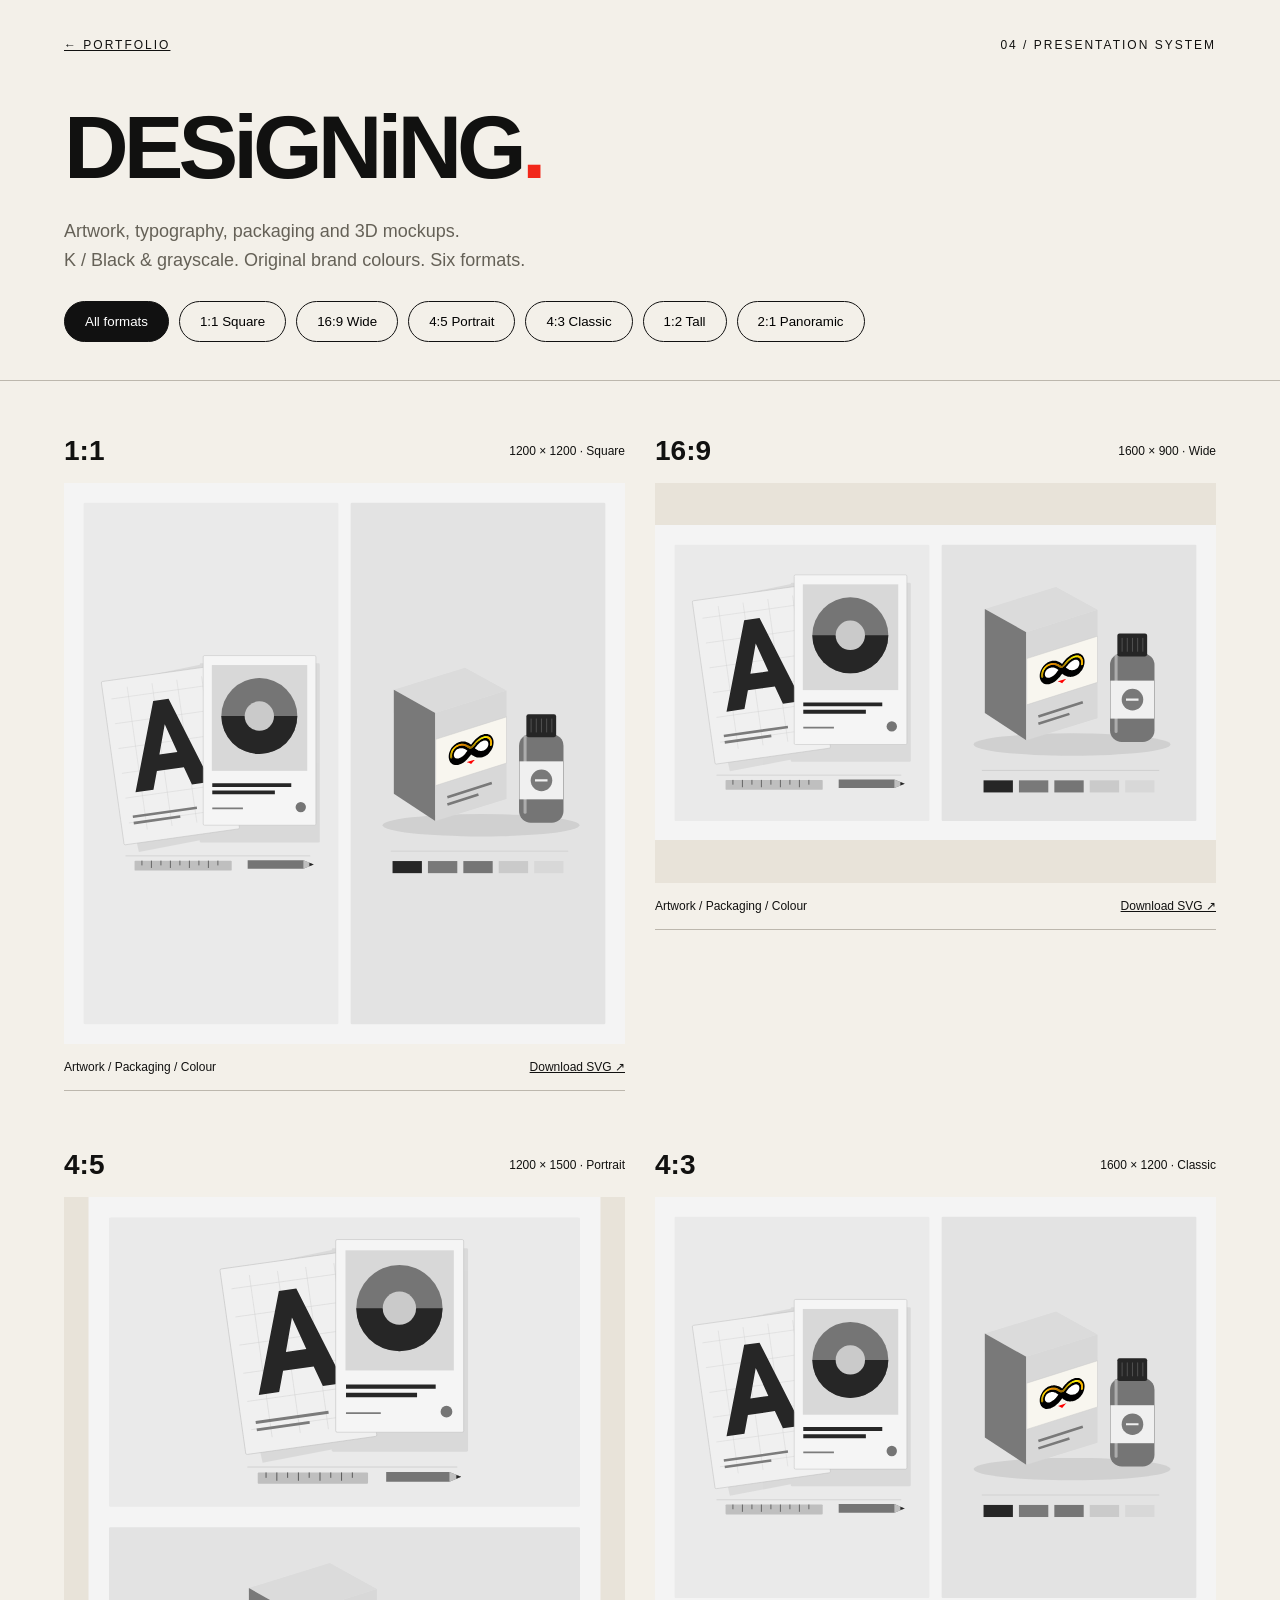
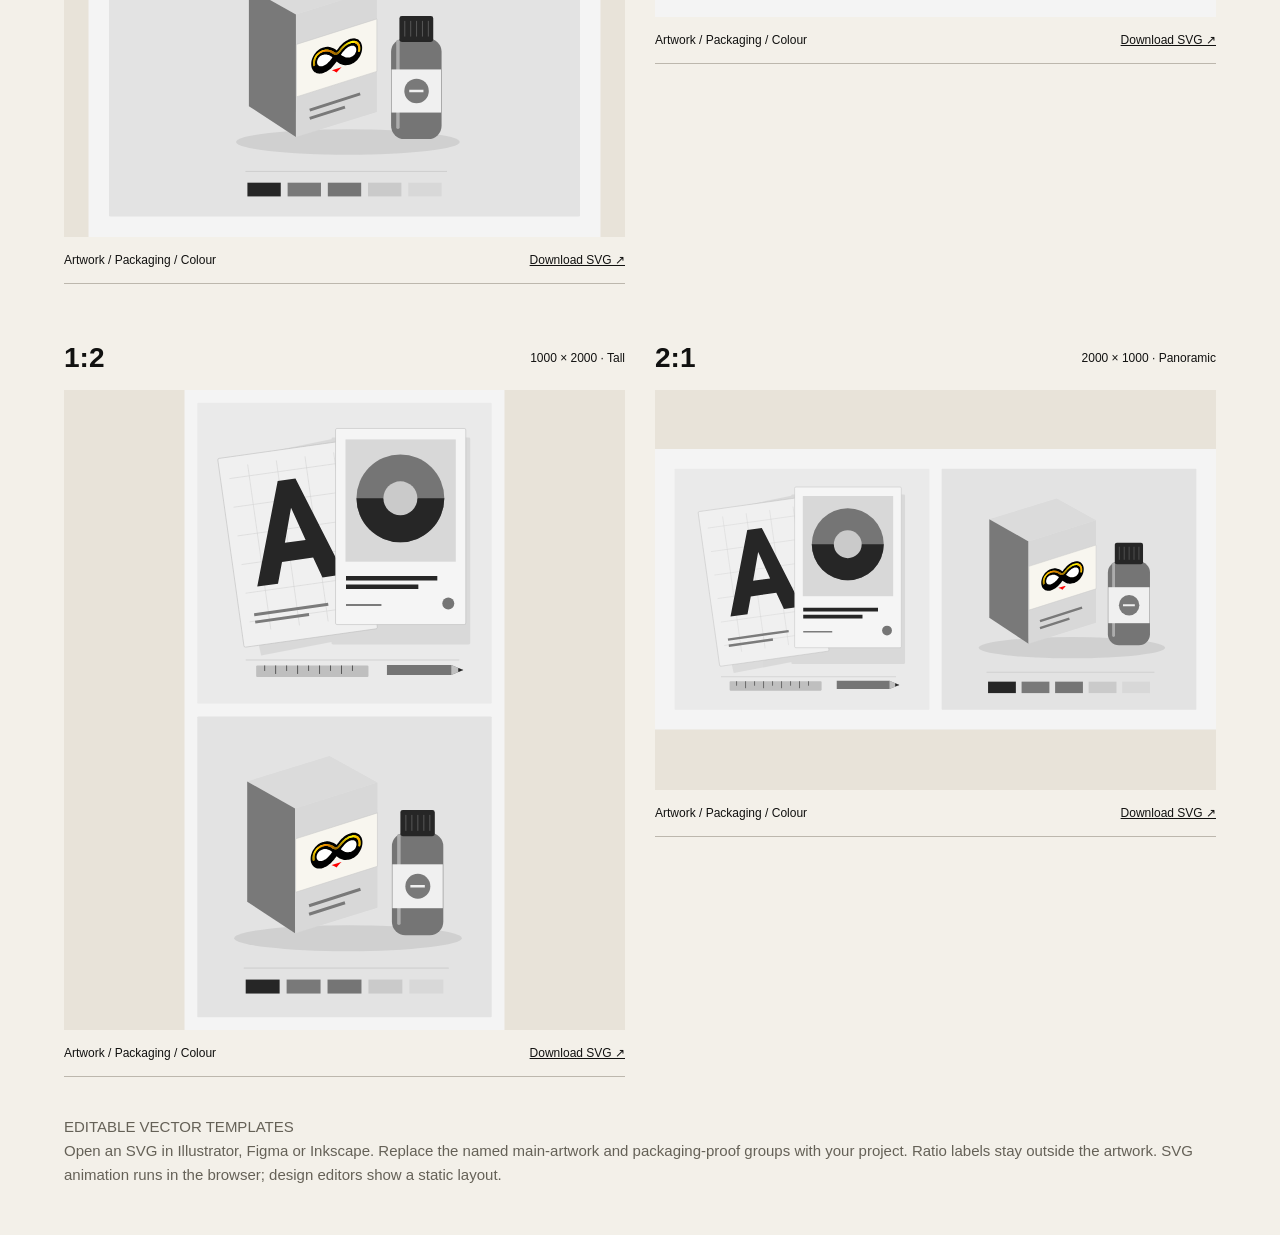
<file: designing-templates.html>
<!doctype html><html lang="en"><meta charset="utf-8"><meta name="viewport" content="width=device-width,initial-scale=1"><title>DESiGNiNG — Presentation templates</title><style>*{box-sizing:border-box}body{margin:0;background:#f3f0e9;color:#111110;font:15px Arial,sans-serif}header,main{max-width:1400px;margin:auto;padding:38px 5vw}header{border-bottom:1px solid #bcb7ad}.top{display:flex;justify-content:space-between;font-size:12px;letter-spacing:2px}a{color:inherit}h1{font-size:clamp(44px,7vw,94px);letter-spacing:-5px;margin:44px 0 10px}header p{font-size:18px;color:#656157;line-height:1.6}nav{display:flex;gap:10px;margin-top:26px;flex-wrap:wrap}button{border:1px solid #111;background:transparent;padding:12px 20px;border-radius:30px;cursor:pointer}button.on{background:#111;color:#fff}main{display:grid;grid-template-columns:1fr 1fr;gap:42px 30px}.meta,footer{display:flex;justify-content:space-between;align-items:center;padding:16px 0}.meta b{font-size:28px}.meta span,footer{font-size:12px}.art{background:#e8e3d9;display:flex;align-items:center;justify-content:center;min-height:400px}.art>svg{width:100%;height:auto;max-height:640px}footer{border-bottom:1px solid #bcb7ad}article[hidden]{display:none}.note{max-width:1400px;margin:auto;padding:0 5vw 48px;color:#656157;line-height:1.6}@media(max-width:760px){main{grid-template-columns:1fr}h1{letter-spacing:-2px}.art{min-height:0}}</style><header><div class="top"><a href="index.html#pillars">← PORTFOLIO</a><span>04 / PRESENTATION SYSTEM</span></div><h1>DESiGNiNG<span style="color:#F2271A">.</span></h1><p>Artwork, typography, packaging and 3D mockups.<br>K / Black & grayscale. Original brand colours. Six formats.</p><nav aria-label="Filter by ratio"><button class="on" data-filter="all">All formats</button><button data-filter="square">1:1 Square</button><button data-filter="wide">16:9 Wide</button><button data-filter="portrait">4:5 Portrait</button><button data-filter="classic">4:3 Classic</button><button data-filter="tall">1:2 Tall</button><button data-filter="panoramic">2:1 Panoramic</button></nav></header><main><article data-ratio="square"><div class="meta"><b>1:1</b><span>1200 × 1200 · Square</span></div><div class="art"><svg xmlns="http://www.w3.org/2000/svg" xmlns:xlink="http://www.w3.org/1999/xlink" width="1200" height="1200" viewBox="0 0 1200 1200"><title>DESiGNiNG — 1:1 refined presentation</title><desc>Layered print proofs, outlined typography, carton and bottle mockup with brand mark. Editable minimal vectors on a neutral background. No blue drafting area.</desc><style> .float{transform-box:fill-box;transform-origin:center;animation:float 5.4s ease-in-out infinite}.paper{transform-box:fill-box;transform-origin:50% 90%;animation:paper 6s ease-in-out infinite}.mark{transform-box:fill-box;transform-origin:center;animation:mark 4.8s ease-in-out infinite}@keyframes float{0%,100%{transform:translateY(0)}50%{transform:translateY(-13px)}}@keyframes paper{0%,100%{transform:rotate(-1deg)}50%{transform:rotate(1.5deg)}}@keyframes mark{0%,100%{transform:scale(1)}50%{transform:scale(1.08)}}@media(prefers-reduced-motion:reduce){.float,.paper,.mark{animation:none!important;transform:none!important}}</style><defs><g id="artvision-logo"><path id="logo-eyes" fill="#FFFFFF" d="M414.4 254.8C414.4 254.8 411.3 250.7 409.6 248.7C407.9 246.7 406.5 245.3 404.2 242.9C401.9 240.5 401.6 239.9 395.9 234.3C390.2 228.7 379.1 217.2 370.1 209.3C361.2 201.4 350.9 193.2 342.2 187.0C333.5 180.8 326.0 176.3 317.9 171.9C309.9 167.5 301.8 163.9 293.8 160.8C285.9 157.8 278.2 155.5 270.3 153.7C262.5 151.9 254.5 150.8 246.8 150.1C239.0 149.4 231.1 149.2 223.8 149.6C216.5 150.0 209.5 151.0 203.1 152.4C196.7 153.8 190.9 155.7 185.4 158.0C179.8 160.4 174.7 163.0 169.7 166.2C164.8 169.4 160.1 173.2 155.7 177.2C151.4 181.3 147.3 185.8 143.8 190.5C140.3 195.3 137.2 200.4 134.5 205.7C131.9 210.9 129.7 216.3 128.0 222.1C126.3 227.9 124.9 234.2 124.1 240.5C123.4 246.7 123.1 253.1 123.4 259.4C123.7 265.6 124.4 272.0 125.8 278.1C127.1 284.2 129.0 290.2 131.3 296.0C133.7 301.7 136.7 307.4 139.9 312.5C143.2 317.6 146.9 322.2 150.9 326.6C154.9 330.9 159.4 335.0 164.2 338.6C168.9 342.1 174.0 345.2 179.2 347.8C184.5 350.5 190.0 352.6 195.6 354.3C201.2 356.0 206.6 357.3 213.0 358.1C219.4 359.0 226.4 359.6 233.9 359.5C241.3 359.4 249.7 358.7 257.7 357.5C265.7 356.2 274.1 354.3 281.8 352.0C289.5 349.7 296.6 347.0 303.9 343.7C311.2 340.5 318.4 336.8 325.7 332.4C333.1 328.0 340.2 323.3 347.9 317.6C355.5 311.8 363.4 305.5 371.7 298.0C379.9 290.6 390.3 280.1 397.4 272.9C404.5 265.7 414.4 254.8 414.4 254.8ZM575.3 254.4C575.3 254.4 578.6 258.5 580.4 260.5C582.1 262.5 583.4 263.8 585.8 266.3C588.2 268.8 589.0 269.9 594.8 275.6C600.6 281.3 612.1 292.8 620.6 300.4C629.2 307.9 637.8 314.8 646.2 320.8C654.7 326.8 663.1 332.1 671.3 336.5C679.4 341.0 687.3 344.6 695.3 347.7C703.2 350.7 711.1 353.1 718.8 354.9C726.5 356.7 733.6 357.8 741.3 358.5C749.1 359.2 758.0 359.5 765.3 359.2C772.5 358.9 778.6 358.1 785.0 356.7C791.4 355.3 798.0 353.2 803.8 350.9C809.5 348.5 814.4 346.0 819.5 342.7C824.6 339.4 830.0 335.2 834.4 331.2C838.7 327.2 842.1 323.2 845.5 318.5C849.0 313.9 852.2 308.8 854.9 303.4C857.6 298.0 860.0 292.1 861.8 286.1C863.6 280.1 864.9 273.8 865.7 267.7C866.5 261.7 866.8 255.9 866.5 249.8C866.2 243.7 865.3 237.2 864.0 231.1C862.7 225.0 860.8 218.8 858.5 213.2C856.3 207.6 853.7 202.5 850.5 197.4C847.3 192.3 843.1 186.7 839.2 182.3C835.2 177.9 831.3 174.5 826.7 171.0C822.1 167.5 816.9 164.2 811.7 161.5C806.5 158.8 801.1 156.6 795.3 154.8C789.6 153.0 783.6 151.5 777.0 150.6C770.5 149.7 763.6 149.2 756.1 149.3C748.7 149.4 740.3 150.0 732.3 151.2C724.3 152.4 715.7 154.4 708.1 156.6C700.6 158.9 694.2 161.2 686.9 164.5C679.6 167.7 671.7 171.7 664.3 176.1C656.8 180.5 649.6 185.3 642.1 190.9C634.6 196.5 626.9 202.7 619.0 209.7C611.1 216.8 602.0 225.7 594.7 233.2C587.4 240.6 575.3 254.4 575.3 254.4Z" /><path id="logo-body" fill="#000" fill-rule="evenodd" d="M495.3 360.5C495.3 360.5 491.4 363.8 489.5 365.6C487.6 367.4 486.0 369.2 484.0 371.4C481.9 373.5 482.5 373.2 477.1 378.5C471.7 383.9 460.4 395.6 451.6 403.6C442.8 411.7 433.8 419.6 424.5 427.0C415.2 434.4 405.1 441.8 395.7 448.0C386.2 454.3 376.9 459.6 367.6 464.5C358.3 469.3 349.2 473.4 339.9 477.0C330.6 480.7 321.4 483.7 311.9 486.3C302.4 488.8 292.3 490.9 282.9 492.5C273.4 494.0 264.4 494.9 255.1 495.6C245.8 496.2 236.1 496.6 227.2 496.3C218.2 496.0 210.2 495.1 201.4 493.6C192.6 492.1 182.9 489.9 174.4 487.4C165.9 484.8 158.3 481.9 150.5 478.5C142.7 475.1 135.1 471.2 127.8 466.8C120.5 462.5 113.6 457.9 106.5 452.5C99.5 447.0 91.9 440.5 85.4 434.3C79.0 428.1 73.7 422.2 68.0 415.1C62.3 408.0 56.2 399.7 51.1 391.8C46.1 383.9 41.7 376.1 37.7 367.7C33.6 359.3 29.8 350.3 26.6 341.5C23.5 332.7 20.9 324.2 18.8 315.0C16.7 305.9 14.9 295.7 13.7 286.7C12.6 277.7 12.1 270.6 12.0 260.8C11.9 251.0 12.2 237.5 13.0 227.9C13.8 218.3 14.9 211.9 16.7 203.3C18.4 194.8 20.7 185.4 23.5 176.5C26.3 167.6 29.8 158.4 33.5 149.8C37.3 141.3 41.4 133.3 46.0 125.3C50.6 117.4 55.7 109.6 61.3 102.2C66.8 94.7 72.9 87.4 79.2 80.8C85.5 74.2 92.0 68.1 98.8 62.4C105.7 56.7 112.9 51.3 120.3 46.5C127.8 41.7 135.7 37.3 143.4 33.5C151.2 29.7 158.9 26.5 167.0 23.7C175.0 21.0 183.4 18.7 191.7 16.9C199.9 15.2 208.0 14.1 216.2 13.3C224.5 12.5 232.9 12.2 241.2 12.3C249.5 12.4 257.2 13.1 266.1 14.1C275.0 15.1 285.1 16.4 294.6 18.4C304.1 20.3 313.9 22.8 323.3 25.8C332.6 28.7 341.7 32.2 350.8 36.2C359.9 40.2 369.1 44.8 378.0 49.9C387.0 55.0 395.8 60.6 404.7 66.8C413.6 73.0 422.5 79.9 431.4 87.3C440.4 94.7 447.7 101.1 458.2 111.2C468.7 121.3 494.4 148.1 494.4 148.1C494.4 148.1 498.3 144.9 500.2 143.1C502.1 141.3 503.7 139.6 505.8 137.5C507.8 135.3 507.2 135.6 512.7 130.2C518.1 124.8 529.5 113.1 538.3 105.0C547.0 96.9 556.0 89.0 565.3 81.6C574.6 74.1 584.6 66.8 594.1 60.6C603.6 54.4 612.8 49.0 622.1 44.2C631.4 39.4 640.5 35.3 649.8 31.6C659.1 28.0 668.3 25.0 677.8 22.4C687.3 19.8 697.4 17.8 706.8 16.2C716.3 14.7 725.6 13.8 734.6 13.2C743.5 12.5 751.9 12.0 760.5 12.3C769.2 12.6 777.5 13.4 786.4 14.8C795.2 16.2 804.9 18.3 813.4 20.8C821.9 23.2 829.6 26.1 837.4 29.4C845.2 32.8 852.9 36.7 860.2 40.9C867.6 45.2 874.7 49.9 881.6 55.1C888.6 60.4 895.5 66.2 902.1 72.5C908.6 78.7 915.2 85.8 921.0 92.8C926.8 99.8 932.0 106.8 936.9 114.4C941.9 122.0 946.6 130.1 950.7 138.3C954.8 146.5 958.5 154.8 961.7 163.5C964.9 172.3 967.8 181.5 970.1 190.8C972.5 200.0 974.3 209.8 975.6 219.0C976.9 228.2 977.7 237.1 977.9 245.9C978.2 254.7 977.8 263.2 977.2 271.8C976.6 280.4 975.8 288.9 974.4 297.5C973.0 306.2 971.1 314.8 968.6 323.6C966.2 332.5 963.1 341.9 959.6 350.7C956.0 359.5 951.9 368.2 947.5 376.5C943.1 384.7 938.3 392.5 933.0 400.0C927.8 407.6 922.0 415.0 915.9 422.0C909.8 428.9 903.0 435.6 896.2 441.7C889.5 447.7 882.5 453.1 875.2 458.2C867.9 463.3 860.1 468.0 852.5 472.1C844.8 476.1 837.1 479.6 829.2 482.6C821.2 485.6 813.2 488.2 804.8 490.2C796.3 492.3 787.1 493.8 778.4 494.8C769.7 495.9 760.8 496.4 752.5 496.4C744.2 496.4 736.8 495.7 728.6 495.0C720.3 494.2 711.8 493.4 702.9 491.8C693.9 490.3 684.2 488.1 674.9 485.5C665.6 482.8 656.1 479.6 647.0 476.0C637.9 472.3 629.3 468.3 620.3 463.6C611.4 458.8 602.2 453.4 593.2 447.5C584.3 441.7 575.7 435.4 566.8 428.3C557.9 421.2 548.5 413.1 539.7 405.0C530.9 396.9 521.4 387.3 514.0 379.8C506.6 372.4 495.3 360.5 495.3 360.5ZM414.4 254.8C414.4 254.8 411.3 250.7 409.6 248.7C407.9 246.7 406.5 245.3 404.2 242.9C401.9 240.5 401.6 239.9 395.9 234.3C390.2 228.7 379.1 217.2 370.1 209.3C361.2 201.4 350.9 193.2 342.2 187.0C333.5 180.8 326.0 176.3 317.9 171.9C309.9 167.5 301.8 163.9 293.8 160.8C285.9 157.8 278.2 155.5 270.3 153.7C262.5 151.9 254.5 150.8 246.8 150.1C239.0 149.4 231.1 149.2 223.8 149.6C216.5 150.0 209.5 151.0 203.1 152.4C196.7 153.8 190.9 155.7 185.4 158.0C179.8 160.4 174.7 163.0 169.7 166.2C164.8 169.4 160.1 173.2 155.7 177.2C151.4 181.3 147.3 185.8 143.8 190.5C140.3 195.3 137.2 200.4 134.5 205.7C131.9 210.9 129.7 216.3 128.0 222.1C126.3 227.9 124.9 234.2 124.1 240.5C123.4 246.7 123.1 253.1 123.4 259.4C123.7 265.6 124.4 272.0 125.8 278.1C127.1 284.2 129.0 290.2 131.3 296.0C133.7 301.7 136.7 307.4 139.9 312.5C143.2 317.6 146.9 322.2 150.9 326.6C154.9 330.9 159.4 335.0 164.2 338.6C168.9 342.1 174.0 345.2 179.2 347.8C184.5 350.5 190.0 352.6 195.6 354.3C201.2 356.0 206.6 357.3 213.0 358.1C219.4 359.0 226.4 359.6 233.9 359.5C241.3 359.4 249.7 358.7 257.7 357.5C265.7 356.2 274.1 354.3 281.8 352.0C289.5 349.7 296.6 347.0 303.9 343.7C311.2 340.5 318.4 336.8 325.7 332.4C333.1 328.0 340.2 323.3 347.9 317.6C355.5 311.8 363.4 305.5 371.7 298.0C379.9 290.6 390.3 280.1 397.4 272.9C404.5 265.7 414.4 254.8 414.4 254.8ZM575.3 254.4C575.3 254.4 578.6 258.5 580.4 260.5C582.1 262.5 583.4 263.8 585.8 266.3C588.2 268.8 589.0 269.9 594.8 275.6C600.6 281.3 612.1 292.8 620.6 300.4C629.2 307.9 637.8 314.8 646.2 320.8C654.7 326.8 663.1 332.1 671.3 336.5C679.4 341.0 687.3 344.6 695.3 347.7C703.2 350.7 711.1 353.1 718.8 354.9C726.5 356.7 733.6 357.8 741.3 358.5C749.1 359.2 758.0 359.5 765.3 359.2C772.5 358.9 778.6 358.1 785.0 356.7C791.4 355.3 798.0 353.2 803.8 350.9C809.5 348.5 814.4 346.0 819.5 342.7C824.6 339.4 830.0 335.2 834.4 331.2C838.7 327.2 842.1 323.2 845.5 318.5C849.0 313.9 852.2 308.8 854.9 303.4C857.6 298.0 860.0 292.1 861.8 286.1C863.6 280.1 864.9 273.8 865.7 267.7C866.5 261.7 866.8 255.9 866.5 249.8C866.2 243.7 865.3 237.2 864.0 231.1C862.7 225.0 860.8 218.8 858.5 213.2C856.3 207.6 853.7 202.5 850.5 197.4C847.3 192.3 843.1 186.7 839.2 182.3C835.2 177.9 831.3 174.5 826.7 171.0C822.1 167.5 816.9 164.2 811.7 161.5C806.5 158.8 801.1 156.6 795.3 154.8C789.6 153.0 783.6 151.5 777.0 150.6C770.5 149.7 763.6 149.2 756.1 149.3C748.7 149.4 740.3 150.0 732.3 151.2C724.3 152.4 715.7 154.4 708.1 156.6C700.6 158.9 694.2 161.2 686.9 164.5C679.6 167.7 671.7 171.7 664.3 176.1C656.8 180.5 649.6 185.3 642.1 190.9C634.6 196.5 626.9 202.7 619.0 209.7C611.1 216.8 602.0 225.7 594.7 233.2C587.4 240.6 575.3 254.4 575.3 254.4Z" /><path id="logo-arc-rim" fill="#FFF200" d="M922.0 311.0C919.0 311.4 916.8 310.5 914.5 309.6C912.2 308.6 909.9 306.9 908.2 305.2C906.6 303.6 905.4 302.0 904.5 299.7C903.6 297.3 903.0 294.4 902.9 291.2C902.9 288.0 903.6 284.8 904.1 280.4C904.5 275.9 905.4 271.6 905.7 264.5C905.9 257.3 906.2 246.3 905.7 237.5C905.1 228.8 903.8 219.9 902.2 211.9C900.5 203.8 898.3 196.1 895.8 189.0C893.2 181.9 890.3 175.4 886.9 169.2C883.6 162.9 879.9 157.2 875.7 151.6C871.5 146.1 866.8 140.9 861.7 136.0C856.7 131.2 851.3 126.7 845.6 122.8C839.9 118.9 833.8 115.5 827.6 112.4C821.4 109.4 815.2 106.9 808.3 104.7C801.4 102.5 793.9 100.6 786.1 99.3C778.3 97.9 769.3 96.9 761.3 96.6C753.3 96.3 746.3 96.7 738.4 97.5C730.4 98.3 722.0 99.5 713.7 101.3C705.5 103.1 697.3 105.3 688.8 108.2C680.4 111.1 671.4 114.7 663.1 118.6C654.7 122.5 646.8 126.7 638.5 131.7C630.3 136.7 621.9 142.3 613.8 148.4C605.7 154.5 598.3 160.8 590.0 168.2C581.7 175.6 572.7 185.4 564.0 193.0C555.2 200.6 544.9 208.9 537.4 214.1C529.9 219.2 524.6 221.4 518.9 223.7C513.3 226.0 508.6 227.1 503.6 227.9C498.5 228.6 493.4 228.6 488.7 228.1C483.9 227.7 479.8 226.8 475.1 225.3C470.4 223.8 465.3 221.7 460.5 219.2C455.7 216.7 451.7 214.1 446.3 210.2C441.0 206.3 435.1 201.7 428.6 195.8C422.0 189.9 414.8 182.4 406.9 175.0C399.1 167.7 388.5 157.7 381.2 151.6C373.9 145.4 370.2 142.9 363.3 138.3C356.3 133.6 347.4 128.0 339.3 123.7C331.3 119.3 323.4 115.6 314.9 112.2C306.5 108.8 297.3 105.7 288.5 103.2C279.7 100.8 269.4 98.8 262.1 97.6C254.9 96.4 250.3 96.5 245.2 96.0C240.2 95.5 236.2 94.4 232.0 94.6C227.7 94.7 224.7 96.1 219.7 97.0C214.7 97.8 208.7 98.1 202.0 99.5C195.2 100.9 186.1 103.1 178.9 105.5C171.7 108.0 165.1 110.9 158.9 114.2C152.6 117.4 146.7 121.1 141.2 125.2C135.6 129.3 130.1 134.1 125.3 138.9C120.5 143.7 116.4 148.6 112.5 154.2C108.5 159.7 104.7 165.8 101.5 171.9C98.4 178.1 95.7 184.2 93.4 191.1C91.0 198.0 88.9 205.5 87.4 213.2C85.9 220.8 84.9 228.6 84.3 236.9C83.8 245.2 83.8 254.1 84.2 262.9C84.6 271.7 86.5 283.5 86.6 289.7C86.7 295.9 86.1 297.3 85.0 300.2C83.8 303.1 81.7 305.3 79.7 306.9C77.7 308.6 75.1 309.6 72.8 310.2C70.6 310.8 68.4 310.9 66.1 310.5C63.8 310.1 61.1 309.2 59.0 307.9C56.9 306.6 55.0 304.7 53.6 302.5C52.1 300.3 51.1 297.4 50.3 294.4C49.5 291.5 49.3 288.9 48.8 284.6C48.3 280.3 47.7 276.2 47.5 268.7C47.2 261.2 46.8 249.0 47.1 239.7C47.5 230.4 48.4 221.4 49.7 212.9C51.0 204.4 52.8 196.7 55.1 188.8C57.3 180.9 60.1 173.1 63.4 165.5C66.7 158.0 70.6 150.5 74.8 143.6C78.9 136.7 83.6 130.2 88.5 124.2C93.5 118.2 98.7 112.7 104.3 107.5C109.8 102.3 115.7 97.5 122.1 93.1C128.4 88.6 135.4 84.4 142.3 80.7C149.3 77.1 156.6 73.9 164.0 71.2C171.4 68.5 178.9 66.3 186.8 64.5C194.6 62.7 203.2 61.3 211.3 60.4C219.4 59.6 226.3 59.4 235.2 59.6C244.2 59.8 256.3 60.5 265.0 61.6C273.8 62.7 279.8 64.2 287.6 66.3C295.4 68.3 302.7 70.4 311.7 73.7C320.7 77.0 332.8 81.9 341.5 86.0C350.2 90.2 355.4 93.7 364.2 98.8C373.0 103.9 385.9 111.4 394.2 116.9C402.6 122.4 407.4 126.2 414.0 131.8C420.6 137.3 426.2 142.9 433.8 150.1C441.5 157.2 452.5 168.2 460.2 174.5C467.9 180.8 474.6 185.1 479.9 187.9C485.3 190.7 488.3 190.9 492.1 191.3C495.9 191.8 499.3 191.2 502.7 190.3C506.2 189.4 509.2 187.9 512.7 186.1C516.1 184.2 519.1 182.3 523.4 179.0C527.7 175.7 532.5 171.8 538.7 166.2C544.8 160.6 552.1 152.8 560.3 145.5C568.4 138.1 578.6 129.0 587.5 122.0C596.3 115.1 604.5 109.4 613.4 103.7C622.3 98.0 631.5 92.8 640.9 88.1C650.3 83.4 660.3 79.1 669.8 75.5C679.3 71.9 688.6 69.1 698.0 66.7C707.5 64.3 717.3 62.6 726.3 61.4C735.4 60.2 743.1 59.7 752.2 59.6C761.4 59.5 772.4 59.9 781.1 60.8C789.9 61.7 796.8 63.0 804.6 64.9C812.5 66.8 820.5 69.3 828.2 72.2C835.9 75.1 843.6 78.6 850.6 82.4C857.7 86.2 864.5 90.5 870.8 95.1C877.1 99.6 882.8 104.6 888.3 109.9C893.7 115.2 898.9 120.9 903.6 126.9C908.4 132.9 912.6 139.1 916.5 145.9C920.5 152.6 924.1 159.7 927.2 167.2C930.4 174.6 933.2 182.6 935.4 190.6C937.6 198.6 939.3 206.2 940.6 214.9C941.9 223.6 942.7 233.5 943.0 242.8C943.4 252.1 943.4 261.3 942.6 270.7C941.8 280.1 939.8 293.1 938.1 299.2C936.4 305.2 935.2 304.9 932.5 306.9C929.8 308.9 925.0 310.5 922.0 311.0Z" /><clipPath id="avclip"><path d="M922.0 311.0C919.1 311.5 917.5 310.8 915.4 309.9C913.3 309.0 910.9 307.3 909.4 305.6C907.9 303.9 907.0 302.1 906.5 299.7C906.0 297.3 906.0 294.3 906.1 291.0C906.3 287.7 906.9 285.1 907.4 280.1C907.9 275.2 908.9 268.5 909.0 261.2C909.2 253.9 909.0 244.5 908.2 236.3C907.4 228.0 906.2 219.4 904.5 211.7C902.8 204.0 900.6 196.8 898.0 189.9C895.4 183.0 892.3 176.4 888.8 170.2C885.4 164.0 881.7 158.4 877.3 152.9C872.9 147.3 867.9 141.8 862.5 136.7C857.0 131.6 850.6 126.3 844.7 122.2C838.9 118.2 833.8 115.4 827.6 112.4C821.3 109.5 814.2 106.6 807.3 104.4C800.4 102.2 793.7 100.6 786.1 99.2C778.4 97.9 769.2 96.9 761.3 96.6C753.3 96.3 746.2 96.7 738.3 97.5C730.4 98.3 721.9 99.6 713.7 101.3C705.4 103.1 697.2 105.3 688.8 108.2C680.3 111.1 671.4 114.7 663.0 118.6C654.6 122.5 646.7 126.7 638.5 131.7C630.3 136.7 621.9 142.4 613.8 148.4C605.7 154.5 598.3 160.8 590.0 168.3C581.7 175.7 572.7 185.4 563.9 193.0C555.2 200.7 544.9 209.0 537.4 214.1C529.9 219.2 524.5 221.5 518.9 223.8C513.3 226.1 508.6 227.1 503.5 227.9C498.5 228.6 493.4 228.6 488.6 228.1C483.9 227.7 479.7 226.8 475.0 225.3C470.3 223.8 465.2 221.7 460.5 219.2C455.7 216.6 451.6 214.1 446.3 210.2C441.0 206.3 435.1 201.6 428.5 195.8C422.0 189.9 414.8 182.4 406.9 175.0C399.0 167.6 388.7 157.6 381.2 151.4C373.8 145.1 369.9 142.5 362.3 137.6C354.7 132.6 344.2 126.2 335.7 121.7C327.2 117.2 319.7 114.0 311.2 110.7C302.6 107.5 293.5 104.4 284.5 102.2C275.5 99.9 264.4 98.4 257.2 97.2C250.0 96.0 246.0 95.5 241.3 95.1C236.6 94.8 233.2 94.6 228.9 95.0C224.6 95.4 221.0 96.6 215.5 97.6C210.0 98.6 202.8 99.1 195.8 100.8C188.9 102.4 180.9 104.7 174.0 107.3C167.0 110.0 160.4 113.2 154.3 116.7C148.1 120.2 142.4 124.1 137.0 128.4C131.5 132.7 126.3 137.7 121.7 142.7C117.1 147.7 113.2 152.8 109.5 158.5C105.7 164.1 102.2 170.2 99.2 176.6C96.2 183.1 93.6 189.9 91.4 197.0C89.3 204.1 87.5 211.8 86.3 219.3C85.1 226.9 84.5 234.2 84.2 242.2C83.8 250.1 84.0 258.4 84.4 267.2C84.8 276.0 86.7 288.8 86.4 294.9C86.2 301.0 84.4 301.4 82.9 303.7C81.3 306.0 79.3 307.5 77.1 308.7C74.9 309.8 72.0 310.5 69.7 310.7C67.4 310.8 65.2 310.6 63.1 309.8C61.0 309.0 58.6 307.5 57.0 305.7C55.4 303.8 54.5 301.4 53.7 298.8C52.9 296.2 52.6 293.7 52.1 290.1C51.6 286.5 51.1 284.0 50.7 277.2C50.3 270.4 49.6 259.0 49.9 249.2C50.1 239.4 51.1 227.4 52.3 218.4C53.5 209.3 55.0 203.0 57.2 195.1C59.3 187.1 62.3 178.4 65.4 170.8C68.6 163.2 72.0 156.4 76.0 149.6C80.0 142.7 84.5 136.1 89.4 129.9C94.3 123.6 99.7 117.6 105.5 112.1C111.2 106.6 117.4 101.5 123.9 96.9C130.3 92.3 137.1 88.1 144.1 84.4C151.0 80.7 158.3 77.5 165.7 74.7C173.0 72.0 180.5 69.7 188.4 67.9C196.2 66.0 204.8 64.5 212.8 63.6C220.9 62.8 227.8 62.4 236.8 62.6C245.7 62.7 258.0 63.4 266.6 64.4C275.2 65.5 280.7 66.8 288.5 68.8C296.3 70.7 304.4 73.1 313.5 76.4C322.7 79.6 334.6 84.3 343.4 88.5C352.2 92.6 357.3 96.1 366.1 101.2C374.9 106.3 387.8 113.8 396.2 119.2C404.5 124.7 409.6 128.6 416.1 133.9C422.6 139.3 427.6 144.5 435.2 151.5C442.8 158.5 453.6 169.5 461.5 176.1C469.4 182.6 477.1 187.7 482.7 190.7C488.3 193.8 491.2 193.8 494.8 194.3C498.5 194.8 501.3 194.4 504.5 193.6C507.8 192.9 510.9 191.6 514.6 189.7C518.2 187.7 521.8 185.4 526.2 182.1C530.5 178.9 534.7 175.5 540.8 170.1C546.8 164.6 554.2 156.7 562.3 149.3C570.5 142.0 580.8 132.7 589.5 125.8C598.2 118.9 605.8 113.5 614.5 107.9C623.2 102.3 632.5 96.9 641.9 92.1C651.3 87.4 661.2 82.9 670.7 79.3C680.2 75.7 689.5 72.7 698.9 70.3C708.3 67.8 717.9 65.9 727.1 64.7C736.3 63.4 744.7 62.8 754.0 62.6C763.3 62.4 774.2 62.8 782.9 63.6C791.6 64.5 798.6 65.8 806.4 67.7C814.3 69.5 822.4 71.9 830.0 74.7C837.7 77.6 845.4 81.0 852.5 84.8C859.7 88.5 866.5 92.8 872.8 97.3C879.1 101.9 885.1 107.0 890.3 112.1C895.6 117.1 899.8 121.9 904.2 127.7C908.7 133.5 913.1 140.0 917.0 146.7C920.9 153.4 924.5 160.6 927.6 168.1C930.7 175.5 933.5 183.6 935.6 191.6C937.8 199.5 939.5 207.4 940.7 215.9C941.9 224.4 942.7 233.6 943.0 242.8C943.3 251.9 943.4 261.3 942.6 270.7C941.8 280.1 939.8 293.1 938.1 299.2C936.4 305.2 935.2 304.9 932.5 306.9C929.8 308.9 924.8 310.5 922.0 311.0Z" /></clipPath><g id="logo-arc" clip-path="url(#avclip)"><path fill="#AF7500" d="M96 311L90 276L43 283L49 318Z" /><path fill="#B57900" d="M91 278L90 272L42 276L43 285Z" /><path fill="#B47900" d="M90 274L90 268L42 269L42 278Z" /><path fill="#B67A00" d="M90 270L89 261L42 266L42 271Z" /><path fill="#B87E00" d="M90 262L89 256L41 259L42 268Z" /><path fill="#B87E00" d="M89 258L89 252L41 252L41 261Z" /><path fill="#BA8200" d="M89 254L89 247L41 247L41 254Z" /><path fill="#BC8300" d="M89 249L89 242L41 240L41 249Z" /><path fill="#BE8700" d="M89 244L90 239L42 233L41 242Z" /><path fill="#BF8700" d="M89 240L90 231L42 230L42 235Z" /><path fill="#BF8700" d="M90 233L90 228L43 222L42 231Z" /><path fill="#C48D00" d="M90 229L91 221L43 218L42 224Z" /><path fill="#C38C00" d="M91 223L91 218L44 210L43 220Z" /><path fill="#C79100" d="M91 220L92 214L45 203L44 212Z" /><path fill="#CB9500" d="M92 216L93 208L46 199L45 205Z" /><path fill="#CC9600" d="M93 209L94 203L48 192L46 201Z" /><path fill="#CE9900" d="M94 205L96 199L50 185L47 194Z" /><path fill="#D39D00" d="M95 201L97 194L52 180L49 187Z" /><path fill="#D7A100" d="M97 196L99 189L53 174L51 181Z" /><path fill="#D9A400" d="M99 190L100 185L56 167L53 176Z" /><path fill="#DEA900" d="M100 187L103 180L59 161L55 168Z" /><path fill="#E2AD00" d="M102 181L105 175L61 155L58 163Z" /><path fill="#E5B100" d="M104 177L107 171L65 148L61 156Z" /><path fill="#ECB800" d="M106 173L110 166L68 142L64 149Z" /><path fill="#F2BE00" d="M109 168L113 161L72 136L68 143Z" /><path fill="#F7C400" d="M112 163L116 157L77 129L71 137Z" /><path fill="#FBC900" d="M115 158L119 153L82 123L75 131Z" /><path fill="#FECA00" d="M118 154L123 148L87 116L80 124Z" /><path fill="#FFC800" d="M122 150L127 144L93 110L86 118Z" /><path fill="#FFC300" d="M126 145L133 138L99 104L92 112Z" /><path fill="#FFC100" d="M131 140L137 134L105 98L97 106Z" /><path fill="#FFBE00" d="M136 136L142 130L111 93L104 100Z" /><path fill="#FFBC00" d="M141 131L146 127L118 88L110 94Z" /><path fill="#FFB800" d="M145 128L151 124L125 84L117 89Z" /><path fill="#FCB500" d="M149 125L155 121L131 80L123 85Z" /><path fill="#FCB200" d="M154 122L160 119L137 76L129 81Z" /><path fill="#FCAF00" d="M158 119L164 116L144 73L136 77Z" /><path fill="#FCAA00" d="M163 117L170 114L149 70L142 74Z" /><path fill="#FCA700" d="M168 115L174 112L156 68L148 71Z" /><path fill="#FCA400" d="M172 113L178 110L162 65L154 68Z" /><path fill="#FCA200" d="M177 111L184 109L168 63L161 66Z" /><path fill="#FCA000" d="M182 109L188 107L175 61L167 64Z" /><path fill="#FC9E00" d="M186 108L192 106L181 60L173 62Z" /><path fill="#FC9900" d="M191 107L198 105L187 58L180 60Z" /><path fill="#FC9600" d="M196 106L202 104L193 57L185 59Z" /><path fill="#FC9400" d="M200 105L206 104L200 56L192 57Z" /><path fill="#FC9000" d="M205 104L213 103L205 55L198 56Z" /><path fill="#FC8D00" d="M211 103L217 102L211 54L203 56Z" /><path fill="#FC8A00" d="M216 102L222 101L217 54L209 55Z" /><path fill="#FB8900" d="M221 102L227 101L223 53L215 54Z" /><path fill="#FB8600" d="M225 101L231 101L231 53L222 53Z" /><path fill="#FB8300" d="M229 101L236 101L236 53L229 53Z" /><path fill="#FB7F00" d="M234 101L241 101L242 53L234 53Z" /><path fill="#FB7D00" d="M239 101L244 101L250 54L240 53Z" /><path fill="#FB7B00" d="M243 101L250 102L255 54L248 54Z" /><path fill="#FB7800" d="M248 102L253 102L263 55L253 54Z" /><path fill="#FB7400" d="M251 102L260 104L267 56L261 55Z" /><path fill="#F87200" d="M258 103L266 104L272 57L265 56Z" /><path fill="#F67200" d="M264 104L270 105L279 58L270 56Z" /><path fill="#F27000" d="M268 105L274 106L285 60L277 58Z" /><path fill="#F06E00" d="M272 106L280 107L290 61L284 59Z" /><path fill="#EC6D00" d="M278 107L285 109L296 62L289 60Z" /><path fill="#E96B00" d="M283 108L289 110L303 64L295 62Z" /><path fill="#E56A00" d="M288 109L294 111L309 66L301 63Z" /><path fill="#E16900" d="M292 111L299 113L315 68L307 65Z" /><path fill="#DD6800" d="M298 113L305 115L320 69L313 67Z" /><path fill="#D96700" d="M303 114L309 117L327 72L318 69Z" /><path fill="#D76600" d="M308 116L314 118L333 74L325 71Z" /><path fill="#D46500" d="M312 118L318 120L340 78L331 74Z" /><path fill="#D06400" d="M317 120L324 123L345 80L338 77Z" /><path fill="#CF6300" d="M322 122L329 126L350 83L343 79Z" /><path fill="#CA6100" d="M328 125L334 128L357 86L349 82Z" /><path fill="#C85F00" d="M332 128L339 131L362 89L355 85Z" /><path fill="#C65E00" d="M338 130L344 134L368 92L361 88Z" /><path fill="#C05C00" d="M343 133L349 137L374 96L367 92Z" /><path fill="#BF5C00" d="M348 136L355 140L380 99L372 95Z" /><path fill="#BE5B00" d="M353 139L360 143L386 103L378 98Z" /><path fill="#B85A00" d="M358 142L364 147L392 107L384 102Z" /><path fill="#B85900" d="M363 146L369 150L398 111L390 106Z" /><path fill="#B25800" d="M368 149L374 154L403 116L396 110Z" /><path fill="#AF5700" d="M373 153L379 158L410 121L402 115Z" /><path fill="#AD5600" d="M378 157L384 162L415 126L408 119Z" /><path fill="#AC5500" d="M383 161L389 167L421 131L414 124Z" /><path fill="#A55200" d="M388 165L394 171L427 136L420 129Z" /><path fill="#A55100" d="M393 170L400 176L432 141L426 135Z" /><path fill="#A05000" d="M399 175L405 181L438 146L431 139Z" /><path fill="#A04F00" d="M404 180L410 186L444 152L437 145Z" /><path fill="#9D4F00" d="M409 185L416 192L450 158L443 151Z" /><path fill="#9B4E00" d="M414 190L422 197L454 162L448 156Z" /><path fill="#954C00" d="M421 196L428 203L459 166L453 161Z" /><path fill="#934C00" d="M427 202L434 207L464 170L458 165Z" /><path fill="#924B00" d="M432 206L440 212L469 174L463 169Z" /><path fill="#8E4A00" d="M439 211L446 217L474 177L468 173Z" /><path fill="#8D4A00" d="M445 216L453 221L478 180L472 176Z" /><path fill="#8A4900" d="M451 220L461 225L481 181L476 179Z" /><path fill="#884800" d="M460 224L469 228L484 182L479 181Z" /><path fill="#854700" d="M468 228L478 230L486 183L482 182Z" /><path fill="#844700" d="M476 230L484 231L491 184L485 182Z" /><path fill="#854700" d="M482 231L491 232L495 184L489 183Z" /><path fill="#864800" d="M489 232L501 231L496 184L493 184Z" /><path fill="#874900" d="M499 232L508 230L500 183L494 184Z" /><path fill="#894A00" d="M506 230L514 229L505 182L498 183Z" /><path fill="#8A4B00" d="M512 229L523 227L507 181L503 182Z" /><path fill="#8D4D00" d="M521 227L531 223L510 180L505 182Z" /><path fill="#8F5100" d="M529 224L538 219L513 178L508 181Z" /><path fill="#915400" d="M536 220L544 215L518 175L512 179Z" /><path fill="#945800" d="M543 216L551 210L522 172L516 176Z" /><path fill="#965C00" d="M550 211L557 205L527 168L521 173Z" /><path fill="#995F00" d="M556 206L563 200L532 164L525 169Z" /><path fill="#9A6500" d="M562 201L569 195L537 159L530 165Z" /><path fill="#9D6A00" d="M568 196L575 189L541 155L535 160Z" /><path fill="#A06D00" d="M574 190L581 183L547 149L540 156Z" /><path fill="#A27100" d="M579 185L585 179L553 143L545 151Z" /><path fill="#A57600" d="M584 180L591 174L558 139L552 145Z" /><path fill="#A77900" d="M590 175L597 168L564 134L557 140Z" /><path fill="#AC7D00" d="M595 170L601 164L570 128L562 135Z" /><path fill="#AE8000" d="M600 165L606 160L576 123L569 129Z" /><path fill="#B08300" d="M605 161L612 156L582 118L574 124Z" /><path fill="#B38700" d="M610 157L617 152L587 114L580 119Z" /><path fill="#B68B00" d="M615 153L622 148L593 109L586 115Z" /><path fill="#B89100" d="M620 149L627 144L599 105L592 110Z" /><path fill="#BA9500" d="M626 145L632 141L605 101L597 106Z" /><path fill="#BD9800" d="M630 142L637 138L611 97L604 102Z" /><path fill="#BF9C00" d="M635 139L642 135L617 94L609 98Z" /><path fill="#C0A000" d="M640 136L647 132L623 90L615 95Z" /><path fill="#C3A300" d="M645 133L651 129L629 87L622 91Z" /><path fill="#C5A700" d="M650 130L657 127L635 84L628 88Z" /><path fill="#C7AA00" d="M655 127L663 123L640 81L633 85Z" /><path fill="#C9AD00" d="M661 124L667 121L646 78L638 82Z" /><path fill="#CCB100" d="M666 122L672 119L653 75L645 79Z" /><path fill="#CDB400" d="M670 120L677 117L659 73L651 76Z" /><path fill="#D0B800" d="M675 118L682 116L665 70L657 74Z" /><path fill="#D2BA00" d="M680 116L686 114L671 68L663 71Z" /><path fill="#D4BE00" d="M685 114L691 112L677 66L669 69Z" /><path fill="#D7C100" d="M690 113L697 110L682 65L675 67Z" /><path fill="#D9C400" d="M696 111L702 109L688 63L680 65Z" /><path fill="#DBC700" d="M700 109L706 108L695 61L687 63Z" /><path fill="#DDCB00" d="M704 108L711 107L701 60L694 61Z" /><path fill="#DFD000" d="M709 107L717 105L706 59L699 60Z" /><path fill="#E1D200" d="M715 106L721 105L713 57L704 59Z" /><path fill="#E4D600" d="M719 105L725 104L720 56L711 58Z" /><path fill="#E5D800" d="M723 104L731 103L724 56L718 57Z" /><path fill="#E8DC00" d="M730 104L738 102L729 55L723 56Z" /><path fill="#E9DF00" d="M736 102L741 102L737 54L727 55Z" /><path fill="#EBE200" d="M739 102L745 102L744 54L735 54Z" /><path fill="#EEE500" d="M743 102L752 101L747 54L742 54Z" /><path fill="#F2EB00" d="M751 102L756 101L754 53L745 54Z" /><path fill="#F4EF00" d="M754 101L758 101L763 54L753 53Z" /><path fill="#F6F100" d="M756 101L765 102L768 54L762 53Z" /><path fill="#F8F500" d="M763 102L771 102L773 54L766 54Z" /><path fill="#FBF800" d="M769 102L774 102L781 55L771 54Z" /><path fill="#FDFC00" d="M772 102L779 103L786 56L779 55Z" /><path fill="#FDFC00" d="M777 103L785 104L792 57L784 56Z" /><path fill="#FEFB00" d="M783 104L789 105L798 58L790 56Z" /><path fill="#FEF400" d="M787 105L793 106L805 59L796 57Z" /><path fill="#FEF200" d="M792 105L799 107L810 61L803 59Z" /><path fill="#FDEC00" d="M797 107L803 108L817 62L808 60Z" /><path fill="#FDE700" d="M801 108L808 110L823 65L815 62Z" /><path fill="#FCE100" d="M806 109L813 112L828 66L821 64Z" /><path fill="#FCDE00" d="M811 111L817 113L835 69L827 66Z" /><path fill="#FBD700" d="M816 113L822 115L842 72L834 68Z" /><path fill="#FBD300" d="M820 115L826 118L848 75L840 71Z" /><path fill="#FACD00" d="M825 117L832 121L853 78L846 74Z" /><path fill="#FAC800" d="M830 120L836 123L860 81L852 77Z" /><path fill="#FAC800" d="M834 122L840 125L867 86L859 81Z" /><path fill="#F9BF00" d="M838 124L845 129L873 90L866 85Z" /><path fill="#F9BF00" d="M843 128L849 132L880 95L872 89Z" /><path fill="#F8B500" d="M848 131L853 136L886 101L878 94Z" /><path fill="#F8B400" d="M852 135L858 141L892 107L885 100Z" /><path fill="#F8B000" d="M857 140L864 147L898 113L891 106Z" /><path fill="#F7AA00" d="M862 145L868 151L904 119L896 111Z" /><path fill="#F7A400" d="M867 150L871 155L909 126L903 118Z" /><path fill="#F7AB00" d="M870 154L874 160L914 133L908 125Z" /><path fill="#F7A400" d="M873 158L877 164L918 139L913 131Z" /><path fill="#F7A200" d="M876 163L880 169L921 145L917 137Z" /><path fill="#F69B00" d="M879 168L882 173L925 152L921 144Z" /><path fill="#F69C00" d="M881 172L884 178L928 158L924 150Z" /><path fill="#F7A200" d="M884 177L886 183L931 164L927 156Z" /><path fill="#F6A000" d="M886 181L889 188L933 170L930 163Z" /><path fill="#F69A00" d="M888 187L890 193L936 177L932 168Z" /><path fill="#F69900" d="M890 191L891 196L937 184L935 175Z" /><path fill="#F69F00" d="M891 195L893 202L939 189L937 182Z" /><path fill="#F69800" d="M892 200L894 207L940 195L938 187Z" /><path fill="#F6A000" d="M894 206L895 211L942 202L940 193Z" /><path fill="#F69700" d="M895 209L895 215L943 209L942 200Z" /><path fill="#F69D00" d="M895 213L897 223L944 212L943 207Z" /><path fill="#F69B00" d="M896 221L898 227L945 219L943 210Z" /><path fill="#F69D00" d="M897 225L898 231L946 226L945 217Z" /><path fill="#F69D00" d="M898 229L898 235L946 233L946 224Z" /><path fill="#F7A200" d="M898 233L899 242L947 237L946 231Z" /><path fill="#F69D00" d="M899 240L899 246L947 244L946 235Z" /><path fill="#F7A200" d="M899 244L899 250L947 250L947 242Z" /><path fill="#F7A300" d="M899 248L899 256L947 256L947 248Z" /><path fill="#F7A300" d="M899 254L899 259L947 263L947 254Z" /><path fill="#F7A400" d="M899 258L898 264L946 269L947 261Z" /><path fill="#F7AB00" d="M899 262L898 271L946 273L946 267Z" /><path fill="#F7A700" d="M898 269L897 275L945 280L946 272Z" /><path fill="#F7AD00" d="M898 273L897 280L944 286L945 278Z" /><path fill="#F8B100" d="M897 278L896 288L944 289L945 284Z" /><path fill="#F8B300" d="M896 286L902 325L949 318L944 288Z" /></g><path id="logo-beak" fill="#FF0000" d="M585.2 496.0L583.9 498.2L563.2 511.0L541.2 527.2L517.2 547.2L495.0 567.6L465.5 541.2L445.6 525.0L423.5 509.0L405.7 498.2L404.5 496.2L406.0 495.3L584.0 495.4Z" /></g></defs><rect width="1200" height="1200" fill="#F4F4F4" /><rect x="42.00000000000001" y="42.00000000000001" width="544.8" height="1116.0" rx="3" fill="#EAEAEA" /><svg id="main-artwork" x="42.00000000000001" y="42.00000000000001" width="544.8" height="1116.0" viewBox="0 55 590 590" preserveAspectRatio="xMidYMid meet"><g id="print-proof-shadow" fill="#262626" opacity=".08"><path d="M42 168 334 108 426 498 128 555Z" /><rect x="269" y="118" width="278" height="415" rx="3" /></g>
<g transform="rotate(-8 213 323)"><g class="paper"><rect x="65" y="138" width="270" height="382" rx="3" fill="#F0F0F0" stroke="#B7B7B7" />
<path d="M83 181H316M83 239H316M83 297H316M83 355H316M83 413H316M83 471H316M123 158V492M181 158V492M239 158V492M297 158V492" stroke="#D0D0D0" stroke-width="1" />
<path d="M108 403 178 199H214L284 403H240L227 361H164L150 403ZM175 324H217L197 256Z" fill="#262626" fill-rule="evenodd" />
<path d="M94 458H244M94 473H203" stroke="#7B7B7B" stroke-width="6" />
<circle cx="293" cy="473" r="11" fill="#757575" /></g></g>
<g class="float" style="animation-delay:-1.8s"><rect x="277" y="100" width="261" height="393" rx="3" fill="#F5F5F5" stroke="#B7B7B7" />
<rect x="297" y="122" width="221" height="245" fill="#D8D8D8" /><circle cx="407" cy="240" r="88" fill="#757575" />
<path d="M319 240A88 88 0 0 0 495 240Z" fill="#262626" /><circle class="mark" cx="407" cy="240" r="34" fill="#CACACA" />
<path d="M298 400H481M298 417H443" stroke="#262626" stroke-width="9" /><path d="M298 454H369" stroke="#7B7B7B" stroke-width="4" /><circle cx="503" cy="451" r="12" fill="#757575" /></g>
<g id="production-tools"><path d="M97 564H525" stroke="#B6B6B6" /><rect x="118" y="575" width="225" height="23" rx="2" fill="#BFBFBF" /><path d="M135 575V586M157 575V592M179 575V586M201 575V592M223 575V586M245 575V592M267 575V586M289 575V592M311 575V586" stroke="#585858" stroke-width="2" />
<path d="M380 574H509L533 584 509 594H380Z" fill="#757575" /><path d="M509 574 533 584 509 594Z" fill="#BFBFBF" /><path d="M523 580 533 584 523 588Z" fill="#262626" /></g></svg><rect x="613.1999999999999" y="42.00000000000001" width="544.8" height="1116.0" rx="3" fill="#E3E3E3" /><svg id="packaging-proof" x="613.1999999999999" y="42.00000000000001" width="544.8" height="1116.0" viewBox="0 55 590 590" preserveAspectRatio="xMidYMid meet"><ellipse cx="302" cy="493" rx="228" ry="26" fill="#262626" opacity=".10" />
<g class="float"><g id="carton"><path d="M100 179 265 128 361 181 196 233Z" fill="#DBDBDB" /><path d="M100 179 196 233 196 483 100 420Z" fill="#797979" /><path d="M196 233 361 181 361 432 196 483Z" fill="#D8D8D8" />
<path d="M197 294 361 242 361 349 197 401Z" fill="#F8F6EF" stroke="#C6C6C6" stroke-width="1" />
<use href="#artvision-logo" xlink:href="#artvision-logo" transform="matrix(0.1075491 -0.0341009 0 0.1075491 225.81696 307.17367)" />
<path d="M224 428 327 395M224 445 296 422" stroke="#797979" stroke-width="6" /></g>
<g id="bottle"><rect x="390" y="282" width="103" height="205" rx="27" fill="#757575" /><path d="M404 288V463" stroke="#ACACAC" stroke-width="7" stroke-linecap="round" /><rect x="407" y="236" width="69" height="53" rx="5" fill="#262626" /><path d="M418 246V278M430 246V278M442 246V278M454 246V278M466 246V278" stroke="#585858" stroke-width="2" /><rect x="391" y="345" width="101" height="88" fill="#F0F0F0" /><circle class="mark" cx="442" cy="389" r="25" fill="#797979" /><path d="M427 389H456" stroke="#F0F0F0" stroke-width="5" /></g></g>
<g id="colour-specification"><path d="M93 553H504" stroke="#B6B6B6" /><rect x="97" y="576" width="68" height="28" fill="#262626" /><rect x="179" y="576" width="68" height="28" fill="#797979" /><rect x="261" y="576" width="68" height="28" fill="#757575" /><rect x="343" y="576" width="68" height="28" fill="#CACACA" /><rect x="425" y="576" width="68" height="28" fill="#D8D8D8" /></g></svg></svg></div><footer><span>Artwork / Packaging / Colour</span><a href="assets/templates/designing-square.svg" download>Download SVG ↗</a></footer></article><article data-ratio="wide"><div class="meta"><b>16:9</b><span>1600 × 900 · Wide</span></div><div class="art"><svg xmlns="http://www.w3.org/2000/svg" xmlns:xlink="http://www.w3.org/1999/xlink" width="1600" height="900" viewBox="0 0 1600 900"><title>DESiGNiNG — 16:9 refined presentation</title><desc>Layered print proofs, outlined typography, carton and bottle mockup with brand mark. Editable minimal vectors on a neutral background. No blue drafting area.</desc><style> .float{transform-box:fill-box;transform-origin:center;animation:float 5.4s ease-in-out infinite}.paper{transform-box:fill-box;transform-origin:50% 90%;animation:paper 6s ease-in-out infinite}.mark{transform-box:fill-box;transform-origin:center;animation:mark 4.8s ease-in-out infinite}@keyframes float{0%,100%{transform:translateY(0)}50%{transform:translateY(-13px)}}@keyframes paper{0%,100%{transform:rotate(-1deg)}50%{transform:rotate(1.5deg)}}@keyframes mark{0%,100%{transform:scale(1)}50%{transform:scale(1.08)}}@media(prefers-reduced-motion:reduce){.float,.paper,.mark{animation:none!important;transform:none!important}}</style><defs><g id="artvision-logo"><path id="logo-eyes" fill="#FFFFFF" d="M414.4 254.8C414.4 254.8 411.3 250.7 409.6 248.7C407.9 246.7 406.5 245.3 404.2 242.9C401.9 240.5 401.6 239.9 395.9 234.3C390.2 228.7 379.1 217.2 370.1 209.3C361.2 201.4 350.9 193.2 342.2 187.0C333.5 180.8 326.0 176.3 317.9 171.9C309.9 167.5 301.8 163.9 293.8 160.8C285.9 157.8 278.2 155.5 270.3 153.7C262.5 151.9 254.5 150.8 246.8 150.1C239.0 149.4 231.1 149.2 223.8 149.6C216.5 150.0 209.5 151.0 203.1 152.4C196.7 153.8 190.9 155.7 185.4 158.0C179.8 160.4 174.7 163.0 169.7 166.2C164.8 169.4 160.1 173.2 155.7 177.2C151.4 181.3 147.3 185.8 143.8 190.5C140.3 195.3 137.2 200.4 134.5 205.7C131.9 210.9 129.7 216.3 128.0 222.1C126.3 227.9 124.9 234.2 124.1 240.5C123.4 246.7 123.1 253.1 123.4 259.4C123.7 265.6 124.4 272.0 125.8 278.1C127.1 284.2 129.0 290.2 131.3 296.0C133.7 301.7 136.7 307.4 139.9 312.5C143.2 317.6 146.9 322.2 150.9 326.6C154.9 330.9 159.4 335.0 164.2 338.6C168.9 342.1 174.0 345.2 179.2 347.8C184.5 350.5 190.0 352.6 195.6 354.3C201.2 356.0 206.6 357.3 213.0 358.1C219.4 359.0 226.4 359.6 233.9 359.5C241.3 359.4 249.7 358.7 257.7 357.5C265.7 356.2 274.1 354.3 281.8 352.0C289.5 349.7 296.6 347.0 303.9 343.7C311.2 340.5 318.4 336.8 325.7 332.4C333.1 328.0 340.2 323.3 347.9 317.6C355.5 311.8 363.4 305.5 371.7 298.0C379.9 290.6 390.3 280.1 397.4 272.9C404.5 265.7 414.4 254.8 414.4 254.8ZM575.3 254.4C575.3 254.4 578.6 258.5 580.4 260.5C582.1 262.5 583.4 263.8 585.8 266.3C588.2 268.8 589.0 269.9 594.8 275.6C600.6 281.3 612.1 292.8 620.6 300.4C629.2 307.9 637.8 314.8 646.2 320.8C654.7 326.8 663.1 332.1 671.3 336.5C679.4 341.0 687.3 344.6 695.3 347.7C703.2 350.7 711.1 353.1 718.8 354.9C726.5 356.7 733.6 357.8 741.3 358.5C749.1 359.2 758.0 359.5 765.3 359.2C772.5 358.9 778.6 358.1 785.0 356.7C791.4 355.3 798.0 353.2 803.8 350.9C809.5 348.5 814.4 346.0 819.5 342.7C824.6 339.4 830.0 335.2 834.4 331.2C838.7 327.2 842.1 323.2 845.5 318.5C849.0 313.9 852.2 308.8 854.9 303.4C857.6 298.0 860.0 292.1 861.8 286.1C863.6 280.1 864.9 273.8 865.7 267.7C866.5 261.7 866.8 255.9 866.5 249.8C866.2 243.7 865.3 237.2 864.0 231.1C862.7 225.0 860.8 218.8 858.5 213.2C856.3 207.6 853.7 202.5 850.5 197.4C847.3 192.3 843.1 186.7 839.2 182.3C835.2 177.9 831.3 174.5 826.7 171.0C822.1 167.5 816.9 164.2 811.7 161.5C806.5 158.8 801.1 156.6 795.3 154.8C789.6 153.0 783.6 151.5 777.0 150.6C770.5 149.7 763.6 149.2 756.1 149.3C748.7 149.4 740.3 150.0 732.3 151.2C724.3 152.4 715.7 154.4 708.1 156.6C700.6 158.9 694.2 161.2 686.9 164.5C679.6 167.7 671.7 171.7 664.3 176.1C656.8 180.5 649.6 185.3 642.1 190.9C634.6 196.5 626.9 202.7 619.0 209.7C611.1 216.8 602.0 225.7 594.7 233.2C587.4 240.6 575.3 254.4 575.3 254.4Z" /><path id="logo-body" fill="#000" fill-rule="evenodd" d="M495.3 360.5C495.3 360.5 491.4 363.8 489.5 365.6C487.6 367.4 486.0 369.2 484.0 371.4C481.9 373.5 482.5 373.2 477.1 378.5C471.7 383.9 460.4 395.6 451.6 403.6C442.8 411.7 433.8 419.6 424.5 427.0C415.2 434.4 405.1 441.8 395.7 448.0C386.2 454.3 376.9 459.6 367.6 464.5C358.3 469.3 349.2 473.4 339.9 477.0C330.6 480.7 321.4 483.7 311.9 486.3C302.4 488.8 292.3 490.9 282.9 492.5C273.4 494.0 264.4 494.9 255.1 495.6C245.8 496.2 236.1 496.6 227.2 496.3C218.2 496.0 210.2 495.1 201.4 493.6C192.6 492.1 182.9 489.9 174.4 487.4C165.9 484.8 158.3 481.9 150.5 478.5C142.7 475.1 135.1 471.2 127.8 466.8C120.5 462.5 113.6 457.9 106.5 452.5C99.5 447.0 91.9 440.5 85.4 434.3C79.0 428.1 73.7 422.2 68.0 415.1C62.3 408.0 56.2 399.7 51.1 391.8C46.1 383.9 41.7 376.1 37.7 367.7C33.6 359.3 29.8 350.3 26.6 341.5C23.5 332.7 20.9 324.2 18.8 315.0C16.7 305.9 14.9 295.7 13.7 286.7C12.6 277.7 12.1 270.6 12.0 260.8C11.9 251.0 12.2 237.5 13.0 227.9C13.8 218.3 14.9 211.9 16.7 203.3C18.4 194.8 20.7 185.4 23.5 176.5C26.3 167.6 29.8 158.4 33.5 149.8C37.3 141.3 41.4 133.3 46.0 125.3C50.6 117.4 55.7 109.6 61.3 102.2C66.8 94.7 72.9 87.4 79.2 80.8C85.5 74.2 92.0 68.1 98.8 62.4C105.7 56.7 112.9 51.3 120.3 46.5C127.8 41.7 135.7 37.3 143.4 33.5C151.2 29.7 158.9 26.5 167.0 23.7C175.0 21.0 183.4 18.7 191.7 16.9C199.9 15.2 208.0 14.1 216.2 13.3C224.5 12.5 232.9 12.2 241.2 12.3C249.5 12.4 257.2 13.1 266.1 14.1C275.0 15.1 285.1 16.4 294.6 18.4C304.1 20.3 313.9 22.8 323.3 25.8C332.6 28.7 341.7 32.2 350.8 36.2C359.9 40.2 369.1 44.8 378.0 49.9C387.0 55.0 395.8 60.6 404.7 66.8C413.6 73.0 422.5 79.9 431.4 87.3C440.4 94.7 447.7 101.1 458.2 111.2C468.7 121.3 494.4 148.1 494.4 148.1C494.4 148.1 498.3 144.9 500.2 143.1C502.1 141.3 503.7 139.6 505.8 137.5C507.8 135.3 507.2 135.6 512.7 130.2C518.1 124.8 529.5 113.1 538.3 105.0C547.0 96.9 556.0 89.0 565.3 81.6C574.6 74.1 584.6 66.8 594.1 60.6C603.6 54.4 612.8 49.0 622.1 44.2C631.4 39.4 640.5 35.3 649.8 31.6C659.1 28.0 668.3 25.0 677.8 22.4C687.3 19.8 697.4 17.8 706.8 16.2C716.3 14.7 725.6 13.8 734.6 13.2C743.5 12.5 751.9 12.0 760.5 12.3C769.2 12.6 777.5 13.4 786.4 14.8C795.2 16.2 804.9 18.3 813.4 20.8C821.9 23.2 829.6 26.1 837.4 29.4C845.2 32.8 852.9 36.7 860.2 40.9C867.6 45.2 874.7 49.9 881.6 55.1C888.6 60.4 895.5 66.2 902.1 72.5C908.6 78.7 915.2 85.8 921.0 92.8C926.8 99.8 932.0 106.8 936.9 114.4C941.9 122.0 946.6 130.1 950.7 138.3C954.8 146.5 958.5 154.8 961.7 163.5C964.9 172.3 967.8 181.5 970.1 190.8C972.5 200.0 974.3 209.8 975.6 219.0C976.9 228.2 977.7 237.1 977.9 245.9C978.2 254.7 977.8 263.2 977.2 271.8C976.6 280.4 975.8 288.9 974.4 297.5C973.0 306.2 971.1 314.8 968.6 323.6C966.2 332.5 963.1 341.9 959.6 350.7C956.0 359.5 951.9 368.2 947.5 376.5C943.1 384.7 938.3 392.5 933.0 400.0C927.8 407.6 922.0 415.0 915.9 422.0C909.8 428.9 903.0 435.6 896.2 441.7C889.5 447.7 882.5 453.1 875.2 458.2C867.9 463.3 860.1 468.0 852.5 472.1C844.8 476.1 837.1 479.6 829.2 482.6C821.2 485.6 813.2 488.2 804.8 490.2C796.3 492.3 787.1 493.8 778.4 494.8C769.7 495.9 760.8 496.4 752.5 496.4C744.2 496.4 736.8 495.7 728.6 495.0C720.3 494.2 711.8 493.4 702.9 491.8C693.9 490.3 684.2 488.1 674.9 485.5C665.6 482.8 656.1 479.6 647.0 476.0C637.9 472.3 629.3 468.3 620.3 463.6C611.4 458.8 602.2 453.4 593.2 447.5C584.3 441.7 575.7 435.4 566.8 428.3C557.9 421.2 548.5 413.1 539.7 405.0C530.9 396.9 521.4 387.3 514.0 379.8C506.6 372.4 495.3 360.5 495.3 360.5ZM414.4 254.8C414.4 254.8 411.3 250.7 409.6 248.7C407.9 246.7 406.5 245.3 404.2 242.9C401.9 240.5 401.6 239.9 395.9 234.3C390.2 228.7 379.1 217.2 370.1 209.3C361.2 201.4 350.9 193.2 342.2 187.0C333.5 180.8 326.0 176.3 317.9 171.9C309.9 167.5 301.8 163.9 293.8 160.8C285.9 157.8 278.2 155.5 270.3 153.7C262.5 151.9 254.5 150.8 246.8 150.1C239.0 149.4 231.1 149.2 223.8 149.6C216.5 150.0 209.5 151.0 203.1 152.4C196.7 153.8 190.9 155.7 185.4 158.0C179.8 160.4 174.7 163.0 169.7 166.2C164.8 169.4 160.1 173.2 155.7 177.2C151.4 181.3 147.3 185.8 143.8 190.5C140.3 195.3 137.2 200.4 134.5 205.7C131.9 210.9 129.7 216.3 128.0 222.1C126.3 227.9 124.9 234.2 124.1 240.5C123.4 246.7 123.1 253.1 123.4 259.4C123.7 265.6 124.4 272.0 125.8 278.1C127.1 284.2 129.0 290.2 131.3 296.0C133.7 301.7 136.7 307.4 139.9 312.5C143.2 317.6 146.9 322.2 150.9 326.6C154.9 330.9 159.4 335.0 164.2 338.6C168.9 342.1 174.0 345.2 179.2 347.8C184.5 350.5 190.0 352.6 195.6 354.3C201.2 356.0 206.6 357.3 213.0 358.1C219.4 359.0 226.4 359.6 233.9 359.5C241.3 359.4 249.7 358.7 257.7 357.5C265.7 356.2 274.1 354.3 281.8 352.0C289.5 349.7 296.6 347.0 303.9 343.7C311.2 340.5 318.4 336.8 325.7 332.4C333.1 328.0 340.2 323.3 347.9 317.6C355.5 311.8 363.4 305.5 371.7 298.0C379.9 290.6 390.3 280.1 397.4 272.9C404.5 265.7 414.4 254.8 414.4 254.8ZM575.3 254.4C575.3 254.4 578.6 258.5 580.4 260.5C582.1 262.5 583.4 263.8 585.8 266.3C588.2 268.8 589.0 269.9 594.8 275.6C600.6 281.3 612.1 292.8 620.6 300.4C629.2 307.9 637.8 314.8 646.2 320.8C654.7 326.8 663.1 332.1 671.3 336.5C679.4 341.0 687.3 344.6 695.3 347.7C703.2 350.7 711.1 353.1 718.8 354.9C726.5 356.7 733.6 357.8 741.3 358.5C749.1 359.2 758.0 359.5 765.3 359.2C772.5 358.9 778.6 358.1 785.0 356.7C791.4 355.3 798.0 353.2 803.8 350.9C809.5 348.5 814.4 346.0 819.5 342.7C824.6 339.4 830.0 335.2 834.4 331.2C838.7 327.2 842.1 323.2 845.5 318.5C849.0 313.9 852.2 308.8 854.9 303.4C857.6 298.0 860.0 292.1 861.8 286.1C863.6 280.1 864.9 273.8 865.7 267.7C866.5 261.7 866.8 255.9 866.5 249.8C866.2 243.7 865.3 237.2 864.0 231.1C862.7 225.0 860.8 218.8 858.5 213.2C856.3 207.6 853.7 202.5 850.5 197.4C847.3 192.3 843.1 186.7 839.2 182.3C835.2 177.9 831.3 174.5 826.7 171.0C822.1 167.5 816.9 164.2 811.7 161.5C806.5 158.8 801.1 156.6 795.3 154.8C789.6 153.0 783.6 151.5 777.0 150.6C770.5 149.7 763.6 149.2 756.1 149.3C748.7 149.4 740.3 150.0 732.3 151.2C724.3 152.4 715.7 154.4 708.1 156.6C700.6 158.9 694.2 161.2 686.9 164.5C679.6 167.7 671.7 171.7 664.3 176.1C656.8 180.5 649.6 185.3 642.1 190.9C634.6 196.5 626.9 202.7 619.0 209.7C611.1 216.8 602.0 225.7 594.7 233.2C587.4 240.6 575.3 254.4 575.3 254.4Z" /><path id="logo-arc-rim" fill="#FFF200" d="M922.0 311.0C919.0 311.4 916.8 310.5 914.5 309.6C912.2 308.6 909.9 306.9 908.2 305.2C906.6 303.6 905.4 302.0 904.5 299.7C903.6 297.3 903.0 294.4 902.9 291.2C902.9 288.0 903.6 284.8 904.1 280.4C904.5 275.9 905.4 271.6 905.7 264.5C905.9 257.3 906.2 246.3 905.7 237.5C905.1 228.8 903.8 219.9 902.2 211.9C900.5 203.8 898.3 196.1 895.8 189.0C893.2 181.9 890.3 175.4 886.9 169.2C883.6 162.9 879.9 157.2 875.7 151.6C871.5 146.1 866.8 140.9 861.7 136.0C856.7 131.2 851.3 126.7 845.6 122.8C839.9 118.9 833.8 115.5 827.6 112.4C821.4 109.4 815.2 106.9 808.3 104.7C801.4 102.5 793.9 100.6 786.1 99.3C778.3 97.9 769.3 96.9 761.3 96.6C753.3 96.3 746.3 96.7 738.4 97.5C730.4 98.3 722.0 99.5 713.7 101.3C705.5 103.1 697.3 105.3 688.8 108.2C680.4 111.1 671.4 114.7 663.1 118.6C654.7 122.5 646.8 126.7 638.5 131.7C630.3 136.7 621.9 142.3 613.8 148.4C605.7 154.5 598.3 160.8 590.0 168.2C581.7 175.6 572.7 185.4 564.0 193.0C555.2 200.6 544.9 208.9 537.4 214.1C529.9 219.2 524.6 221.4 518.9 223.7C513.3 226.0 508.6 227.1 503.6 227.9C498.5 228.6 493.4 228.6 488.7 228.1C483.9 227.7 479.8 226.8 475.1 225.3C470.4 223.8 465.3 221.7 460.5 219.2C455.7 216.7 451.7 214.1 446.3 210.2C441.0 206.3 435.1 201.7 428.6 195.8C422.0 189.9 414.8 182.4 406.9 175.0C399.1 167.7 388.5 157.7 381.2 151.6C373.9 145.4 370.2 142.9 363.3 138.3C356.3 133.6 347.4 128.0 339.3 123.7C331.3 119.3 323.4 115.6 314.9 112.2C306.5 108.8 297.3 105.7 288.5 103.2C279.7 100.8 269.4 98.8 262.1 97.6C254.9 96.4 250.3 96.5 245.2 96.0C240.2 95.5 236.2 94.4 232.0 94.6C227.7 94.7 224.7 96.1 219.7 97.0C214.7 97.8 208.7 98.1 202.0 99.5C195.2 100.9 186.1 103.1 178.9 105.5C171.7 108.0 165.1 110.9 158.9 114.2C152.6 117.4 146.7 121.1 141.2 125.2C135.6 129.3 130.1 134.1 125.3 138.9C120.5 143.7 116.4 148.6 112.5 154.2C108.5 159.7 104.7 165.8 101.5 171.9C98.4 178.1 95.7 184.2 93.4 191.1C91.0 198.0 88.9 205.5 87.4 213.2C85.9 220.8 84.9 228.6 84.3 236.9C83.8 245.2 83.8 254.1 84.2 262.9C84.6 271.7 86.5 283.5 86.6 289.7C86.7 295.9 86.1 297.3 85.0 300.2C83.8 303.1 81.7 305.3 79.7 306.9C77.7 308.6 75.1 309.6 72.8 310.2C70.6 310.8 68.4 310.9 66.1 310.5C63.8 310.1 61.1 309.2 59.0 307.9C56.9 306.6 55.0 304.7 53.6 302.5C52.1 300.3 51.1 297.4 50.3 294.4C49.5 291.5 49.3 288.9 48.8 284.6C48.3 280.3 47.7 276.2 47.5 268.7C47.2 261.2 46.8 249.0 47.1 239.7C47.5 230.4 48.4 221.4 49.7 212.9C51.0 204.4 52.8 196.7 55.1 188.8C57.3 180.9 60.1 173.1 63.4 165.5C66.7 158.0 70.6 150.5 74.8 143.6C78.9 136.7 83.6 130.2 88.5 124.2C93.5 118.2 98.7 112.7 104.3 107.5C109.8 102.3 115.7 97.5 122.1 93.1C128.4 88.6 135.4 84.4 142.3 80.7C149.3 77.1 156.6 73.9 164.0 71.2C171.4 68.5 178.9 66.3 186.8 64.5C194.6 62.7 203.2 61.3 211.3 60.4C219.4 59.6 226.3 59.4 235.2 59.6C244.2 59.8 256.3 60.5 265.0 61.6C273.8 62.7 279.8 64.2 287.6 66.3C295.4 68.3 302.7 70.4 311.7 73.7C320.7 77.0 332.8 81.9 341.5 86.0C350.2 90.2 355.4 93.7 364.2 98.8C373.0 103.9 385.9 111.4 394.2 116.9C402.6 122.4 407.4 126.2 414.0 131.8C420.6 137.3 426.2 142.9 433.8 150.1C441.5 157.2 452.5 168.2 460.2 174.5C467.9 180.8 474.6 185.1 479.9 187.9C485.3 190.7 488.3 190.9 492.1 191.3C495.9 191.8 499.3 191.2 502.7 190.3C506.2 189.4 509.2 187.9 512.7 186.1C516.1 184.2 519.1 182.3 523.4 179.0C527.7 175.7 532.5 171.8 538.7 166.2C544.8 160.6 552.1 152.8 560.3 145.5C568.4 138.1 578.6 129.0 587.5 122.0C596.3 115.1 604.5 109.4 613.4 103.7C622.3 98.0 631.5 92.8 640.9 88.1C650.3 83.4 660.3 79.1 669.8 75.5C679.3 71.9 688.6 69.1 698.0 66.7C707.5 64.3 717.3 62.6 726.3 61.4C735.4 60.2 743.1 59.7 752.2 59.6C761.4 59.5 772.4 59.9 781.1 60.8C789.9 61.7 796.8 63.0 804.6 64.9C812.5 66.8 820.5 69.3 828.2 72.2C835.9 75.1 843.6 78.6 850.6 82.4C857.7 86.2 864.5 90.5 870.8 95.1C877.1 99.6 882.8 104.6 888.3 109.9C893.7 115.2 898.9 120.9 903.6 126.9C908.4 132.9 912.6 139.1 916.5 145.9C920.5 152.6 924.1 159.7 927.2 167.2C930.4 174.6 933.2 182.6 935.4 190.6C937.6 198.6 939.3 206.2 940.6 214.9C941.9 223.6 942.7 233.5 943.0 242.8C943.4 252.1 943.4 261.3 942.6 270.7C941.8 280.1 939.8 293.1 938.1 299.2C936.4 305.2 935.2 304.9 932.5 306.9C929.8 308.9 925.0 310.5 922.0 311.0Z" /><clipPath id="avclip"><path d="M922.0 311.0C919.1 311.5 917.5 310.8 915.4 309.9C913.3 309.0 910.9 307.3 909.4 305.6C907.9 303.9 907.0 302.1 906.5 299.7C906.0 297.3 906.0 294.3 906.1 291.0C906.3 287.7 906.9 285.1 907.4 280.1C907.9 275.2 908.9 268.5 909.0 261.2C909.2 253.9 909.0 244.5 908.2 236.3C907.4 228.0 906.2 219.4 904.5 211.7C902.8 204.0 900.6 196.8 898.0 189.9C895.4 183.0 892.3 176.4 888.8 170.2C885.4 164.0 881.7 158.4 877.3 152.9C872.9 147.3 867.9 141.8 862.5 136.7C857.0 131.6 850.6 126.3 844.7 122.2C838.9 118.2 833.8 115.4 827.6 112.4C821.3 109.5 814.2 106.6 807.3 104.4C800.4 102.2 793.7 100.6 786.1 99.2C778.4 97.9 769.2 96.9 761.3 96.6C753.3 96.3 746.2 96.7 738.3 97.5C730.4 98.3 721.9 99.6 713.7 101.3C705.4 103.1 697.2 105.3 688.8 108.2C680.3 111.1 671.4 114.7 663.0 118.6C654.6 122.5 646.7 126.7 638.5 131.7C630.3 136.7 621.9 142.4 613.8 148.4C605.7 154.5 598.3 160.8 590.0 168.3C581.7 175.7 572.7 185.4 563.9 193.0C555.2 200.7 544.9 209.0 537.4 214.1C529.9 219.2 524.5 221.5 518.9 223.8C513.3 226.1 508.6 227.1 503.5 227.9C498.5 228.6 493.4 228.6 488.6 228.1C483.9 227.7 479.7 226.8 475.0 225.3C470.3 223.8 465.2 221.7 460.5 219.2C455.7 216.6 451.6 214.1 446.3 210.2C441.0 206.3 435.1 201.6 428.5 195.8C422.0 189.9 414.8 182.4 406.9 175.0C399.0 167.6 388.7 157.6 381.2 151.4C373.8 145.1 369.9 142.5 362.3 137.6C354.7 132.6 344.2 126.2 335.7 121.7C327.2 117.2 319.7 114.0 311.2 110.7C302.6 107.5 293.5 104.4 284.5 102.2C275.5 99.9 264.4 98.4 257.2 97.2C250.0 96.0 246.0 95.5 241.3 95.1C236.6 94.8 233.2 94.6 228.9 95.0C224.6 95.4 221.0 96.6 215.5 97.6C210.0 98.6 202.8 99.1 195.8 100.8C188.9 102.4 180.9 104.7 174.0 107.3C167.0 110.0 160.4 113.2 154.3 116.7C148.1 120.2 142.4 124.1 137.0 128.4C131.5 132.7 126.3 137.7 121.7 142.7C117.1 147.7 113.2 152.8 109.5 158.5C105.7 164.1 102.2 170.2 99.2 176.6C96.2 183.1 93.6 189.9 91.4 197.0C89.3 204.1 87.5 211.8 86.3 219.3C85.1 226.9 84.5 234.2 84.2 242.2C83.8 250.1 84.0 258.4 84.4 267.2C84.8 276.0 86.7 288.8 86.4 294.9C86.2 301.0 84.4 301.4 82.9 303.7C81.3 306.0 79.3 307.5 77.1 308.7C74.9 309.8 72.0 310.5 69.7 310.7C67.4 310.8 65.2 310.6 63.1 309.8C61.0 309.0 58.6 307.5 57.0 305.7C55.4 303.8 54.5 301.4 53.7 298.8C52.9 296.2 52.6 293.7 52.1 290.1C51.6 286.5 51.1 284.0 50.7 277.2C50.3 270.4 49.6 259.0 49.9 249.2C50.1 239.4 51.1 227.4 52.3 218.4C53.5 209.3 55.0 203.0 57.2 195.1C59.3 187.1 62.3 178.4 65.4 170.8C68.6 163.2 72.0 156.4 76.0 149.6C80.0 142.7 84.5 136.1 89.4 129.9C94.3 123.6 99.7 117.6 105.5 112.1C111.2 106.6 117.4 101.5 123.9 96.9C130.3 92.3 137.1 88.1 144.1 84.4C151.0 80.7 158.3 77.5 165.7 74.7C173.0 72.0 180.5 69.7 188.4 67.9C196.2 66.0 204.8 64.5 212.8 63.6C220.9 62.8 227.8 62.4 236.8 62.6C245.7 62.7 258.0 63.4 266.6 64.4C275.2 65.5 280.7 66.8 288.5 68.8C296.3 70.7 304.4 73.1 313.5 76.4C322.7 79.6 334.6 84.3 343.4 88.5C352.2 92.6 357.3 96.1 366.1 101.2C374.9 106.3 387.8 113.8 396.2 119.2C404.5 124.7 409.6 128.6 416.1 133.9C422.6 139.3 427.6 144.5 435.2 151.5C442.8 158.5 453.6 169.5 461.5 176.1C469.4 182.6 477.1 187.7 482.7 190.7C488.3 193.8 491.2 193.8 494.8 194.3C498.5 194.8 501.3 194.4 504.5 193.6C507.8 192.9 510.9 191.6 514.6 189.7C518.2 187.7 521.8 185.4 526.2 182.1C530.5 178.9 534.7 175.5 540.8 170.1C546.8 164.6 554.2 156.7 562.3 149.3C570.5 142.0 580.8 132.7 589.5 125.8C598.2 118.9 605.8 113.5 614.5 107.9C623.2 102.3 632.5 96.9 641.9 92.1C651.3 87.4 661.2 82.9 670.7 79.3C680.2 75.7 689.5 72.7 698.9 70.3C708.3 67.8 717.9 65.9 727.1 64.7C736.3 63.4 744.7 62.8 754.0 62.6C763.3 62.4 774.2 62.8 782.9 63.6C791.6 64.5 798.6 65.8 806.4 67.7C814.3 69.5 822.4 71.9 830.0 74.7C837.7 77.6 845.4 81.0 852.5 84.8C859.7 88.5 866.5 92.8 872.8 97.3C879.1 101.9 885.1 107.0 890.3 112.1C895.6 117.1 899.8 121.9 904.2 127.7C908.7 133.5 913.1 140.0 917.0 146.7C920.9 153.4 924.5 160.6 927.6 168.1C930.7 175.5 933.5 183.6 935.6 191.6C937.8 199.5 939.5 207.4 940.7 215.9C941.9 224.4 942.7 233.6 943.0 242.8C943.3 251.9 943.4 261.3 942.6 270.7C941.8 280.1 939.8 293.1 938.1 299.2C936.4 305.2 935.2 304.9 932.5 306.9C929.8 308.9 924.8 310.5 922.0 311.0Z" /></clipPath><g id="logo-arc" clip-path="url(#avclip)"><path fill="#AF7500" d="M96 311L90 276L43 283L49 318Z" /><path fill="#B57900" d="M91 278L90 272L42 276L43 285Z" /><path fill="#B47900" d="M90 274L90 268L42 269L42 278Z" /><path fill="#B67A00" d="M90 270L89 261L42 266L42 271Z" /><path fill="#B87E00" d="M90 262L89 256L41 259L42 268Z" /><path fill="#B87E00" d="M89 258L89 252L41 252L41 261Z" /><path fill="#BA8200" d="M89 254L89 247L41 247L41 254Z" /><path fill="#BC8300" d="M89 249L89 242L41 240L41 249Z" /><path fill="#BE8700" d="M89 244L90 239L42 233L41 242Z" /><path fill="#BF8700" d="M89 240L90 231L42 230L42 235Z" /><path fill="#BF8700" d="M90 233L90 228L43 222L42 231Z" /><path fill="#C48D00" d="M90 229L91 221L43 218L42 224Z" /><path fill="#C38C00" d="M91 223L91 218L44 210L43 220Z" /><path fill="#C79100" d="M91 220L92 214L45 203L44 212Z" /><path fill="#CB9500" d="M92 216L93 208L46 199L45 205Z" /><path fill="#CC9600" d="M93 209L94 203L48 192L46 201Z" /><path fill="#CE9900" d="M94 205L96 199L50 185L47 194Z" /><path fill="#D39D00" d="M95 201L97 194L52 180L49 187Z" /><path fill="#D7A100" d="M97 196L99 189L53 174L51 181Z" /><path fill="#D9A400" d="M99 190L100 185L56 167L53 176Z" /><path fill="#DEA900" d="M100 187L103 180L59 161L55 168Z" /><path fill="#E2AD00" d="M102 181L105 175L61 155L58 163Z" /><path fill="#E5B100" d="M104 177L107 171L65 148L61 156Z" /><path fill="#ECB800" d="M106 173L110 166L68 142L64 149Z" /><path fill="#F2BE00" d="M109 168L113 161L72 136L68 143Z" /><path fill="#F7C400" d="M112 163L116 157L77 129L71 137Z" /><path fill="#FBC900" d="M115 158L119 153L82 123L75 131Z" /><path fill="#FECA00" d="M118 154L123 148L87 116L80 124Z" /><path fill="#FFC800" d="M122 150L127 144L93 110L86 118Z" /><path fill="#FFC300" d="M126 145L133 138L99 104L92 112Z" /><path fill="#FFC100" d="M131 140L137 134L105 98L97 106Z" /><path fill="#FFBE00" d="M136 136L142 130L111 93L104 100Z" /><path fill="#FFBC00" d="M141 131L146 127L118 88L110 94Z" /><path fill="#FFB800" d="M145 128L151 124L125 84L117 89Z" /><path fill="#FCB500" d="M149 125L155 121L131 80L123 85Z" /><path fill="#FCB200" d="M154 122L160 119L137 76L129 81Z" /><path fill="#FCAF00" d="M158 119L164 116L144 73L136 77Z" /><path fill="#FCAA00" d="M163 117L170 114L149 70L142 74Z" /><path fill="#FCA700" d="M168 115L174 112L156 68L148 71Z" /><path fill="#FCA400" d="M172 113L178 110L162 65L154 68Z" /><path fill="#FCA200" d="M177 111L184 109L168 63L161 66Z" /><path fill="#FCA000" d="M182 109L188 107L175 61L167 64Z" /><path fill="#FC9E00" d="M186 108L192 106L181 60L173 62Z" /><path fill="#FC9900" d="M191 107L198 105L187 58L180 60Z" /><path fill="#FC9600" d="M196 106L202 104L193 57L185 59Z" /><path fill="#FC9400" d="M200 105L206 104L200 56L192 57Z" /><path fill="#FC9000" d="M205 104L213 103L205 55L198 56Z" /><path fill="#FC8D00" d="M211 103L217 102L211 54L203 56Z" /><path fill="#FC8A00" d="M216 102L222 101L217 54L209 55Z" /><path fill="#FB8900" d="M221 102L227 101L223 53L215 54Z" /><path fill="#FB8600" d="M225 101L231 101L231 53L222 53Z" /><path fill="#FB8300" d="M229 101L236 101L236 53L229 53Z" /><path fill="#FB7F00" d="M234 101L241 101L242 53L234 53Z" /><path fill="#FB7D00" d="M239 101L244 101L250 54L240 53Z" /><path fill="#FB7B00" d="M243 101L250 102L255 54L248 54Z" /><path fill="#FB7800" d="M248 102L253 102L263 55L253 54Z" /><path fill="#FB7400" d="M251 102L260 104L267 56L261 55Z" /><path fill="#F87200" d="M258 103L266 104L272 57L265 56Z" /><path fill="#F67200" d="M264 104L270 105L279 58L270 56Z" /><path fill="#F27000" d="M268 105L274 106L285 60L277 58Z" /><path fill="#F06E00" d="M272 106L280 107L290 61L284 59Z" /><path fill="#EC6D00" d="M278 107L285 109L296 62L289 60Z" /><path fill="#E96B00" d="M283 108L289 110L303 64L295 62Z" /><path fill="#E56A00" d="M288 109L294 111L309 66L301 63Z" /><path fill="#E16900" d="M292 111L299 113L315 68L307 65Z" /><path fill="#DD6800" d="M298 113L305 115L320 69L313 67Z" /><path fill="#D96700" d="M303 114L309 117L327 72L318 69Z" /><path fill="#D76600" d="M308 116L314 118L333 74L325 71Z" /><path fill="#D46500" d="M312 118L318 120L340 78L331 74Z" /><path fill="#D06400" d="M317 120L324 123L345 80L338 77Z" /><path fill="#CF6300" d="M322 122L329 126L350 83L343 79Z" /><path fill="#CA6100" d="M328 125L334 128L357 86L349 82Z" /><path fill="#C85F00" d="M332 128L339 131L362 89L355 85Z" /><path fill="#C65E00" d="M338 130L344 134L368 92L361 88Z" /><path fill="#C05C00" d="M343 133L349 137L374 96L367 92Z" /><path fill="#BF5C00" d="M348 136L355 140L380 99L372 95Z" /><path fill="#BE5B00" d="M353 139L360 143L386 103L378 98Z" /><path fill="#B85A00" d="M358 142L364 147L392 107L384 102Z" /><path fill="#B85900" d="M363 146L369 150L398 111L390 106Z" /><path fill="#B25800" d="M368 149L374 154L403 116L396 110Z" /><path fill="#AF5700" d="M373 153L379 158L410 121L402 115Z" /><path fill="#AD5600" d="M378 157L384 162L415 126L408 119Z" /><path fill="#AC5500" d="M383 161L389 167L421 131L414 124Z" /><path fill="#A55200" d="M388 165L394 171L427 136L420 129Z" /><path fill="#A55100" d="M393 170L400 176L432 141L426 135Z" /><path fill="#A05000" d="M399 175L405 181L438 146L431 139Z" /><path fill="#A04F00" d="M404 180L410 186L444 152L437 145Z" /><path fill="#9D4F00" d="M409 185L416 192L450 158L443 151Z" /><path fill="#9B4E00" d="M414 190L422 197L454 162L448 156Z" /><path fill="#954C00" d="M421 196L428 203L459 166L453 161Z" /><path fill="#934C00" d="M427 202L434 207L464 170L458 165Z" /><path fill="#924B00" d="M432 206L440 212L469 174L463 169Z" /><path fill="#8E4A00" d="M439 211L446 217L474 177L468 173Z" /><path fill="#8D4A00" d="M445 216L453 221L478 180L472 176Z" /><path fill="#8A4900" d="M451 220L461 225L481 181L476 179Z" /><path fill="#884800" d="M460 224L469 228L484 182L479 181Z" /><path fill="#854700" d="M468 228L478 230L486 183L482 182Z" /><path fill="#844700" d="M476 230L484 231L491 184L485 182Z" /><path fill="#854700" d="M482 231L491 232L495 184L489 183Z" /><path fill="#864800" d="M489 232L501 231L496 184L493 184Z" /><path fill="#874900" d="M499 232L508 230L500 183L494 184Z" /><path fill="#894A00" d="M506 230L514 229L505 182L498 183Z" /><path fill="#8A4B00" d="M512 229L523 227L507 181L503 182Z" /><path fill="#8D4D00" d="M521 227L531 223L510 180L505 182Z" /><path fill="#8F5100" d="M529 224L538 219L513 178L508 181Z" /><path fill="#915400" d="M536 220L544 215L518 175L512 179Z" /><path fill="#945800" d="M543 216L551 210L522 172L516 176Z" /><path fill="#965C00" d="M550 211L557 205L527 168L521 173Z" /><path fill="#995F00" d="M556 206L563 200L532 164L525 169Z" /><path fill="#9A6500" d="M562 201L569 195L537 159L530 165Z" /><path fill="#9D6A00" d="M568 196L575 189L541 155L535 160Z" /><path fill="#A06D00" d="M574 190L581 183L547 149L540 156Z" /><path fill="#A27100" d="M579 185L585 179L553 143L545 151Z" /><path fill="#A57600" d="M584 180L591 174L558 139L552 145Z" /><path fill="#A77900" d="M590 175L597 168L564 134L557 140Z" /><path fill="#AC7D00" d="M595 170L601 164L570 128L562 135Z" /><path fill="#AE8000" d="M600 165L606 160L576 123L569 129Z" /><path fill="#B08300" d="M605 161L612 156L582 118L574 124Z" /><path fill="#B38700" d="M610 157L617 152L587 114L580 119Z" /><path fill="#B68B00" d="M615 153L622 148L593 109L586 115Z" /><path fill="#B89100" d="M620 149L627 144L599 105L592 110Z" /><path fill="#BA9500" d="M626 145L632 141L605 101L597 106Z" /><path fill="#BD9800" d="M630 142L637 138L611 97L604 102Z" /><path fill="#BF9C00" d="M635 139L642 135L617 94L609 98Z" /><path fill="#C0A000" d="M640 136L647 132L623 90L615 95Z" /><path fill="#C3A300" d="M645 133L651 129L629 87L622 91Z" /><path fill="#C5A700" d="M650 130L657 127L635 84L628 88Z" /><path fill="#C7AA00" d="M655 127L663 123L640 81L633 85Z" /><path fill="#C9AD00" d="M661 124L667 121L646 78L638 82Z" /><path fill="#CCB100" d="M666 122L672 119L653 75L645 79Z" /><path fill="#CDB400" d="M670 120L677 117L659 73L651 76Z" /><path fill="#D0B800" d="M675 118L682 116L665 70L657 74Z" /><path fill="#D2BA00" d="M680 116L686 114L671 68L663 71Z" /><path fill="#D4BE00" d="M685 114L691 112L677 66L669 69Z" /><path fill="#D7C100" d="M690 113L697 110L682 65L675 67Z" /><path fill="#D9C400" d="M696 111L702 109L688 63L680 65Z" /><path fill="#DBC700" d="M700 109L706 108L695 61L687 63Z" /><path fill="#DDCB00" d="M704 108L711 107L701 60L694 61Z" /><path fill="#DFD000" d="M709 107L717 105L706 59L699 60Z" /><path fill="#E1D200" d="M715 106L721 105L713 57L704 59Z" /><path fill="#E4D600" d="M719 105L725 104L720 56L711 58Z" /><path fill="#E5D800" d="M723 104L731 103L724 56L718 57Z" /><path fill="#E8DC00" d="M730 104L738 102L729 55L723 56Z" /><path fill="#E9DF00" d="M736 102L741 102L737 54L727 55Z" /><path fill="#EBE200" d="M739 102L745 102L744 54L735 54Z" /><path fill="#EEE500" d="M743 102L752 101L747 54L742 54Z" /><path fill="#F2EB00" d="M751 102L756 101L754 53L745 54Z" /><path fill="#F4EF00" d="M754 101L758 101L763 54L753 53Z" /><path fill="#F6F100" d="M756 101L765 102L768 54L762 53Z" /><path fill="#F8F500" d="M763 102L771 102L773 54L766 54Z" /><path fill="#FBF800" d="M769 102L774 102L781 55L771 54Z" /><path fill="#FDFC00" d="M772 102L779 103L786 56L779 55Z" /><path fill="#FDFC00" d="M777 103L785 104L792 57L784 56Z" /><path fill="#FEFB00" d="M783 104L789 105L798 58L790 56Z" /><path fill="#FEF400" d="M787 105L793 106L805 59L796 57Z" /><path fill="#FEF200" d="M792 105L799 107L810 61L803 59Z" /><path fill="#FDEC00" d="M797 107L803 108L817 62L808 60Z" /><path fill="#FDE700" d="M801 108L808 110L823 65L815 62Z" /><path fill="#FCE100" d="M806 109L813 112L828 66L821 64Z" /><path fill="#FCDE00" d="M811 111L817 113L835 69L827 66Z" /><path fill="#FBD700" d="M816 113L822 115L842 72L834 68Z" /><path fill="#FBD300" d="M820 115L826 118L848 75L840 71Z" /><path fill="#FACD00" d="M825 117L832 121L853 78L846 74Z" /><path fill="#FAC800" d="M830 120L836 123L860 81L852 77Z" /><path fill="#FAC800" d="M834 122L840 125L867 86L859 81Z" /><path fill="#F9BF00" d="M838 124L845 129L873 90L866 85Z" /><path fill="#F9BF00" d="M843 128L849 132L880 95L872 89Z" /><path fill="#F8B500" d="M848 131L853 136L886 101L878 94Z" /><path fill="#F8B400" d="M852 135L858 141L892 107L885 100Z" /><path fill="#F8B000" d="M857 140L864 147L898 113L891 106Z" /><path fill="#F7AA00" d="M862 145L868 151L904 119L896 111Z" /><path fill="#F7A400" d="M867 150L871 155L909 126L903 118Z" /><path fill="#F7AB00" d="M870 154L874 160L914 133L908 125Z" /><path fill="#F7A400" d="M873 158L877 164L918 139L913 131Z" /><path fill="#F7A200" d="M876 163L880 169L921 145L917 137Z" /><path fill="#F69B00" d="M879 168L882 173L925 152L921 144Z" /><path fill="#F69C00" d="M881 172L884 178L928 158L924 150Z" /><path fill="#F7A200" d="M884 177L886 183L931 164L927 156Z" /><path fill="#F6A000" d="M886 181L889 188L933 170L930 163Z" /><path fill="#F69A00" d="M888 187L890 193L936 177L932 168Z" /><path fill="#F69900" d="M890 191L891 196L937 184L935 175Z" /><path fill="#F69F00" d="M891 195L893 202L939 189L937 182Z" /><path fill="#F69800" d="M892 200L894 207L940 195L938 187Z" /><path fill="#F6A000" d="M894 206L895 211L942 202L940 193Z" /><path fill="#F69700" d="M895 209L895 215L943 209L942 200Z" /><path fill="#F69D00" d="M895 213L897 223L944 212L943 207Z" /><path fill="#F69B00" d="M896 221L898 227L945 219L943 210Z" /><path fill="#F69D00" d="M897 225L898 231L946 226L945 217Z" /><path fill="#F69D00" d="M898 229L898 235L946 233L946 224Z" /><path fill="#F7A200" d="M898 233L899 242L947 237L946 231Z" /><path fill="#F69D00" d="M899 240L899 246L947 244L946 235Z" /><path fill="#F7A200" d="M899 244L899 250L947 250L947 242Z" /><path fill="#F7A300" d="M899 248L899 256L947 256L947 248Z" /><path fill="#F7A300" d="M899 254L899 259L947 263L947 254Z" /><path fill="#F7A400" d="M899 258L898 264L946 269L947 261Z" /><path fill="#F7AB00" d="M899 262L898 271L946 273L946 267Z" /><path fill="#F7A700" d="M898 269L897 275L945 280L946 272Z" /><path fill="#F7AD00" d="M898 273L897 280L944 286L945 278Z" /><path fill="#F8B100" d="M897 278L896 288L944 289L945 284Z" /><path fill="#F8B300" d="M896 286L902 325L949 318L944 288Z" /></g><path id="logo-beak" fill="#FF0000" d="M585.2 496.0L583.9 498.2L563.2 511.0L541.2 527.2L517.2 547.2L495.0 567.6L465.5 541.2L445.6 525.0L423.5 509.0L405.7 498.2L404.5 496.2L406.0 495.3L584.0 495.4Z" /></g></defs><rect width="1600" height="900" fill="#F4F4F4" /><rect x="56.00000000000001" y="56.00000000000001" width="726.4" height="788.0" rx="3" fill="#EAEAEA" /><svg id="main-artwork" x="56.00000000000001" y="56.00000000000001" width="726.4" height="788.0" viewBox="0 55 590 590" preserveAspectRatio="xMidYMid meet"><g id="print-proof-shadow" fill="#262626" opacity=".08"><path d="M42 168 334 108 426 498 128 555Z" /><rect x="269" y="118" width="278" height="415" rx="3" /></g>
<g transform="rotate(-8 213 323)"><g class="paper"><rect x="65" y="138" width="270" height="382" rx="3" fill="#F0F0F0" stroke="#B7B7B7" />
<path d="M83 181H316M83 239H316M83 297H316M83 355H316M83 413H316M83 471H316M123 158V492M181 158V492M239 158V492M297 158V492" stroke="#D0D0D0" stroke-width="1" />
<path d="M108 403 178 199H214L284 403H240L227 361H164L150 403ZM175 324H217L197 256Z" fill="#262626" fill-rule="evenodd" />
<path d="M94 458H244M94 473H203" stroke="#7B7B7B" stroke-width="6" />
<circle cx="293" cy="473" r="11" fill="#757575" /></g></g>
<g class="float" style="animation-delay:-1.8s"><rect x="277" y="100" width="261" height="393" rx="3" fill="#F5F5F5" stroke="#B7B7B7" />
<rect x="297" y="122" width="221" height="245" fill="#D8D8D8" /><circle cx="407" cy="240" r="88" fill="#757575" />
<path d="M319 240A88 88 0 0 0 495 240Z" fill="#262626" /><circle class="mark" cx="407" cy="240" r="34" fill="#CACACA" />
<path d="M298 400H481M298 417H443" stroke="#262626" stroke-width="9" /><path d="M298 454H369" stroke="#7B7B7B" stroke-width="4" /><circle cx="503" cy="451" r="12" fill="#757575" /></g>
<g id="production-tools"><path d="M97 564H525" stroke="#B6B6B6" /><rect x="118" y="575" width="225" height="23" rx="2" fill="#BFBFBF" /><path d="M135 575V586M157 575V592M179 575V586M201 575V592M223 575V586M245 575V592M267 575V586M289 575V592M311 575V586" stroke="#585858" stroke-width="2" />
<path d="M380 574H509L533 584 509 594H380Z" fill="#757575" /><path d="M509 574 533 584 509 594Z" fill="#BFBFBF" /><path d="M523 580 533 584 523 588Z" fill="#262626" /></g></svg><rect x="817.6" y="56.00000000000001" width="726.4" height="788.0" rx="3" fill="#E3E3E3" /><svg id="packaging-proof" x="817.6" y="56.00000000000001" width="726.4" height="788.0" viewBox="0 55 590 590" preserveAspectRatio="xMidYMid meet"><ellipse cx="302" cy="493" rx="228" ry="26" fill="#262626" opacity=".10" />
<g class="float"><g id="carton"><path d="M100 179 265 128 361 181 196 233Z" fill="#DBDBDB" /><path d="M100 179 196 233 196 483 100 420Z" fill="#797979" /><path d="M196 233 361 181 361 432 196 483Z" fill="#D8D8D8" />
<path d="M197 294 361 242 361 349 197 401Z" fill="#F8F6EF" stroke="#C6C6C6" stroke-width="1" />
<use href="#artvision-logo" xlink:href="#artvision-logo" transform="matrix(0.1075491 -0.0341009 0 0.1075491 225.81696 307.17367)" />
<path d="M224 428 327 395M224 445 296 422" stroke="#797979" stroke-width="6" /></g>
<g id="bottle"><rect x="390" y="282" width="103" height="205" rx="27" fill="#757575" /><path d="M404 288V463" stroke="#ACACAC" stroke-width="7" stroke-linecap="round" /><rect x="407" y="236" width="69" height="53" rx="5" fill="#262626" /><path d="M418 246V278M430 246V278M442 246V278M454 246V278M466 246V278" stroke="#585858" stroke-width="2" /><rect x="391" y="345" width="101" height="88" fill="#F0F0F0" /><circle class="mark" cx="442" cy="389" r="25" fill="#797979" /><path d="M427 389H456" stroke="#F0F0F0" stroke-width="5" /></g></g>
<g id="colour-specification"><path d="M93 553H504" stroke="#B6B6B6" /><rect x="97" y="576" width="68" height="28" fill="#262626" /><rect x="179" y="576" width="68" height="28" fill="#797979" /><rect x="261" y="576" width="68" height="28" fill="#757575" /><rect x="343" y="576" width="68" height="28" fill="#CACACA" /><rect x="425" y="576" width="68" height="28" fill="#D8D8D8" /></g></svg></svg></div><footer><span>Artwork / Packaging / Colour</span><a href="assets/templates/designing-wide.svg" download>Download SVG ↗</a></footer></article><article data-ratio="portrait"><div class="meta"><b>4:5</b><span>1200 × 1500 · Portrait</span></div><div class="art"><svg xmlns="http://www.w3.org/2000/svg" xmlns:xlink="http://www.w3.org/1999/xlink" width="1200" height="1500" viewBox="0 0 1200 1500"><title>DESiGNiNG — 4:5 refined presentation</title><desc>Layered print proofs, outlined typography, carton and bottle mockup with brand mark. Editable minimal vectors on a neutral background. No blue drafting area.</desc><style> .float{transform-box:fill-box;transform-origin:center;animation:float 5.4s ease-in-out infinite}.paper{transform-box:fill-box;transform-origin:50% 90%;animation:paper 6s ease-in-out infinite}.mark{transform-box:fill-box;transform-origin:center;animation:mark 4.8s ease-in-out infinite}@keyframes float{0%,100%{transform:translateY(0)}50%{transform:translateY(-13px)}}@keyframes paper{0%,100%{transform:rotate(-1deg)}50%{transform:rotate(1.5deg)}}@keyframes mark{0%,100%{transform:scale(1)}50%{transform:scale(1.08)}}@media(prefers-reduced-motion:reduce){.float,.paper,.mark{animation:none!important;transform:none!important}}</style><defs><g id="artvision-logo"><path id="logo-eyes" fill="#FFFFFF" d="M414.4 254.8C414.4 254.8 411.3 250.7 409.6 248.7C407.9 246.7 406.5 245.3 404.2 242.9C401.9 240.5 401.6 239.9 395.9 234.3C390.2 228.7 379.1 217.2 370.1 209.3C361.2 201.4 350.9 193.2 342.2 187.0C333.5 180.8 326.0 176.3 317.9 171.9C309.9 167.5 301.8 163.9 293.8 160.8C285.9 157.8 278.2 155.5 270.3 153.7C262.5 151.9 254.5 150.8 246.8 150.1C239.0 149.4 231.1 149.2 223.8 149.6C216.5 150.0 209.5 151.0 203.1 152.4C196.7 153.8 190.9 155.7 185.4 158.0C179.8 160.4 174.7 163.0 169.7 166.2C164.8 169.4 160.1 173.2 155.7 177.2C151.4 181.3 147.3 185.8 143.8 190.5C140.3 195.3 137.2 200.4 134.5 205.7C131.9 210.9 129.7 216.3 128.0 222.1C126.3 227.9 124.9 234.2 124.1 240.5C123.4 246.7 123.1 253.1 123.4 259.4C123.7 265.6 124.4 272.0 125.8 278.1C127.1 284.2 129.0 290.2 131.3 296.0C133.7 301.7 136.7 307.4 139.9 312.5C143.2 317.6 146.9 322.2 150.9 326.6C154.9 330.9 159.4 335.0 164.2 338.6C168.9 342.1 174.0 345.2 179.2 347.8C184.5 350.5 190.0 352.6 195.6 354.3C201.2 356.0 206.6 357.3 213.0 358.1C219.4 359.0 226.4 359.6 233.9 359.5C241.3 359.4 249.7 358.7 257.7 357.5C265.7 356.2 274.1 354.3 281.8 352.0C289.5 349.7 296.6 347.0 303.9 343.7C311.2 340.5 318.4 336.8 325.7 332.4C333.1 328.0 340.2 323.3 347.9 317.6C355.5 311.8 363.4 305.5 371.7 298.0C379.9 290.6 390.3 280.1 397.4 272.9C404.5 265.7 414.4 254.8 414.4 254.8ZM575.3 254.4C575.3 254.4 578.6 258.5 580.4 260.5C582.1 262.5 583.4 263.8 585.8 266.3C588.2 268.8 589.0 269.9 594.8 275.6C600.6 281.3 612.1 292.8 620.6 300.4C629.2 307.9 637.8 314.8 646.2 320.8C654.7 326.8 663.1 332.1 671.3 336.5C679.4 341.0 687.3 344.6 695.3 347.7C703.2 350.7 711.1 353.1 718.8 354.9C726.5 356.7 733.6 357.8 741.3 358.5C749.1 359.2 758.0 359.5 765.3 359.2C772.5 358.9 778.6 358.1 785.0 356.7C791.4 355.3 798.0 353.2 803.8 350.9C809.5 348.5 814.4 346.0 819.5 342.7C824.6 339.4 830.0 335.2 834.4 331.2C838.7 327.2 842.1 323.2 845.5 318.5C849.0 313.9 852.2 308.8 854.9 303.4C857.6 298.0 860.0 292.1 861.8 286.1C863.6 280.1 864.9 273.8 865.7 267.7C866.5 261.7 866.8 255.9 866.5 249.8C866.2 243.7 865.3 237.2 864.0 231.1C862.7 225.0 860.8 218.8 858.5 213.2C856.3 207.6 853.7 202.5 850.5 197.4C847.3 192.3 843.1 186.7 839.2 182.3C835.2 177.9 831.3 174.5 826.7 171.0C822.1 167.5 816.9 164.2 811.7 161.5C806.5 158.8 801.1 156.6 795.3 154.8C789.6 153.0 783.6 151.5 777.0 150.6C770.5 149.7 763.6 149.2 756.1 149.3C748.7 149.4 740.3 150.0 732.3 151.2C724.3 152.4 715.7 154.4 708.1 156.6C700.6 158.9 694.2 161.2 686.9 164.5C679.6 167.7 671.7 171.7 664.3 176.1C656.8 180.5 649.6 185.3 642.1 190.9C634.6 196.5 626.9 202.7 619.0 209.7C611.1 216.8 602.0 225.7 594.7 233.2C587.4 240.6 575.3 254.4 575.3 254.4Z" /><path id="logo-body" fill="#000" fill-rule="evenodd" d="M495.3 360.5C495.3 360.5 491.4 363.8 489.5 365.6C487.6 367.4 486.0 369.2 484.0 371.4C481.9 373.5 482.5 373.2 477.1 378.5C471.7 383.9 460.4 395.6 451.6 403.6C442.8 411.7 433.8 419.6 424.5 427.0C415.2 434.4 405.1 441.8 395.7 448.0C386.2 454.3 376.9 459.6 367.6 464.5C358.3 469.3 349.2 473.4 339.9 477.0C330.6 480.7 321.4 483.7 311.9 486.3C302.4 488.8 292.3 490.9 282.9 492.5C273.4 494.0 264.4 494.9 255.1 495.6C245.8 496.2 236.1 496.6 227.2 496.3C218.2 496.0 210.2 495.1 201.4 493.6C192.6 492.1 182.9 489.9 174.4 487.4C165.9 484.8 158.3 481.9 150.5 478.5C142.7 475.1 135.1 471.2 127.8 466.8C120.5 462.5 113.6 457.9 106.5 452.5C99.5 447.0 91.9 440.5 85.4 434.3C79.0 428.1 73.7 422.2 68.0 415.1C62.3 408.0 56.2 399.7 51.1 391.8C46.1 383.9 41.7 376.1 37.7 367.7C33.6 359.3 29.8 350.3 26.6 341.5C23.5 332.7 20.9 324.2 18.8 315.0C16.7 305.9 14.9 295.7 13.7 286.7C12.6 277.7 12.1 270.6 12.0 260.8C11.9 251.0 12.2 237.5 13.0 227.9C13.8 218.3 14.9 211.9 16.7 203.3C18.4 194.8 20.7 185.4 23.5 176.5C26.3 167.6 29.8 158.4 33.5 149.8C37.3 141.3 41.4 133.3 46.0 125.3C50.6 117.4 55.7 109.6 61.3 102.2C66.8 94.7 72.9 87.4 79.2 80.8C85.5 74.2 92.0 68.1 98.8 62.4C105.7 56.7 112.9 51.3 120.3 46.5C127.8 41.7 135.7 37.3 143.4 33.5C151.2 29.7 158.9 26.5 167.0 23.7C175.0 21.0 183.4 18.7 191.7 16.9C199.9 15.2 208.0 14.1 216.2 13.3C224.5 12.5 232.9 12.2 241.2 12.3C249.5 12.4 257.2 13.1 266.1 14.1C275.0 15.1 285.1 16.4 294.6 18.4C304.1 20.3 313.9 22.8 323.3 25.8C332.6 28.7 341.7 32.2 350.8 36.2C359.9 40.2 369.1 44.8 378.0 49.9C387.0 55.0 395.8 60.6 404.7 66.8C413.6 73.0 422.5 79.9 431.4 87.3C440.4 94.7 447.7 101.1 458.2 111.2C468.7 121.3 494.4 148.1 494.4 148.1C494.4 148.1 498.3 144.9 500.2 143.1C502.1 141.3 503.7 139.6 505.8 137.5C507.8 135.3 507.2 135.6 512.7 130.2C518.1 124.8 529.5 113.1 538.3 105.0C547.0 96.9 556.0 89.0 565.3 81.6C574.6 74.1 584.6 66.8 594.1 60.6C603.6 54.4 612.8 49.0 622.1 44.2C631.4 39.4 640.5 35.3 649.8 31.6C659.1 28.0 668.3 25.0 677.8 22.4C687.3 19.8 697.4 17.8 706.8 16.2C716.3 14.7 725.6 13.8 734.6 13.2C743.5 12.5 751.9 12.0 760.5 12.3C769.2 12.6 777.5 13.4 786.4 14.8C795.2 16.2 804.9 18.3 813.4 20.8C821.9 23.2 829.6 26.1 837.4 29.4C845.2 32.8 852.9 36.7 860.2 40.9C867.6 45.2 874.7 49.9 881.6 55.1C888.6 60.4 895.5 66.2 902.1 72.5C908.6 78.7 915.2 85.8 921.0 92.8C926.8 99.8 932.0 106.8 936.9 114.4C941.9 122.0 946.6 130.1 950.7 138.3C954.8 146.5 958.5 154.8 961.7 163.5C964.9 172.3 967.8 181.5 970.1 190.8C972.5 200.0 974.3 209.8 975.6 219.0C976.9 228.2 977.7 237.1 977.9 245.9C978.2 254.7 977.8 263.2 977.2 271.8C976.6 280.4 975.8 288.9 974.4 297.5C973.0 306.2 971.1 314.8 968.6 323.6C966.2 332.5 963.1 341.9 959.6 350.7C956.0 359.5 951.9 368.2 947.5 376.5C943.1 384.7 938.3 392.5 933.0 400.0C927.8 407.6 922.0 415.0 915.9 422.0C909.8 428.9 903.0 435.6 896.2 441.7C889.5 447.7 882.5 453.1 875.2 458.2C867.9 463.3 860.1 468.0 852.5 472.1C844.8 476.1 837.1 479.6 829.2 482.6C821.2 485.6 813.2 488.2 804.8 490.2C796.3 492.3 787.1 493.8 778.4 494.8C769.7 495.9 760.8 496.4 752.5 496.4C744.2 496.4 736.8 495.7 728.6 495.0C720.3 494.2 711.8 493.4 702.9 491.8C693.9 490.3 684.2 488.1 674.9 485.5C665.6 482.8 656.1 479.6 647.0 476.0C637.9 472.3 629.3 468.3 620.3 463.6C611.4 458.8 602.2 453.4 593.2 447.5C584.3 441.7 575.7 435.4 566.8 428.3C557.9 421.2 548.5 413.1 539.7 405.0C530.9 396.9 521.4 387.3 514.0 379.8C506.6 372.4 495.3 360.5 495.3 360.5ZM414.4 254.8C414.4 254.8 411.3 250.7 409.6 248.7C407.9 246.7 406.5 245.3 404.2 242.9C401.9 240.5 401.6 239.9 395.9 234.3C390.2 228.7 379.1 217.2 370.1 209.3C361.2 201.4 350.9 193.2 342.2 187.0C333.5 180.8 326.0 176.3 317.9 171.9C309.9 167.5 301.8 163.9 293.8 160.8C285.9 157.8 278.2 155.5 270.3 153.7C262.5 151.9 254.5 150.8 246.8 150.1C239.0 149.4 231.1 149.2 223.8 149.6C216.5 150.0 209.5 151.0 203.1 152.4C196.7 153.8 190.9 155.7 185.4 158.0C179.8 160.4 174.7 163.0 169.7 166.2C164.8 169.4 160.1 173.2 155.7 177.2C151.4 181.3 147.3 185.8 143.8 190.5C140.3 195.3 137.2 200.4 134.5 205.7C131.9 210.9 129.7 216.3 128.0 222.1C126.3 227.9 124.9 234.2 124.1 240.5C123.4 246.7 123.1 253.1 123.4 259.4C123.7 265.6 124.4 272.0 125.8 278.1C127.1 284.2 129.0 290.2 131.3 296.0C133.7 301.7 136.7 307.4 139.9 312.5C143.2 317.6 146.9 322.2 150.9 326.6C154.9 330.9 159.4 335.0 164.2 338.6C168.9 342.1 174.0 345.2 179.2 347.8C184.5 350.5 190.0 352.6 195.6 354.3C201.2 356.0 206.6 357.3 213.0 358.1C219.4 359.0 226.4 359.6 233.9 359.5C241.3 359.4 249.7 358.7 257.7 357.5C265.7 356.2 274.1 354.3 281.8 352.0C289.5 349.7 296.6 347.0 303.9 343.7C311.2 340.5 318.4 336.8 325.7 332.4C333.1 328.0 340.2 323.3 347.9 317.6C355.5 311.8 363.4 305.5 371.7 298.0C379.9 290.6 390.3 280.1 397.4 272.9C404.5 265.7 414.4 254.8 414.4 254.8ZM575.3 254.4C575.3 254.4 578.6 258.5 580.4 260.5C582.1 262.5 583.4 263.8 585.8 266.3C588.2 268.8 589.0 269.9 594.8 275.6C600.6 281.3 612.1 292.8 620.6 300.4C629.2 307.9 637.8 314.8 646.2 320.8C654.7 326.8 663.1 332.1 671.3 336.5C679.4 341.0 687.3 344.6 695.3 347.7C703.2 350.7 711.1 353.1 718.8 354.9C726.5 356.7 733.6 357.8 741.3 358.5C749.1 359.2 758.0 359.5 765.3 359.2C772.5 358.9 778.6 358.1 785.0 356.7C791.4 355.3 798.0 353.2 803.8 350.9C809.5 348.5 814.4 346.0 819.5 342.7C824.6 339.4 830.0 335.2 834.4 331.2C838.7 327.2 842.1 323.2 845.5 318.5C849.0 313.9 852.2 308.8 854.9 303.4C857.6 298.0 860.0 292.1 861.8 286.1C863.6 280.1 864.9 273.8 865.7 267.7C866.5 261.7 866.8 255.9 866.5 249.8C866.2 243.7 865.3 237.2 864.0 231.1C862.7 225.0 860.8 218.8 858.5 213.2C856.3 207.6 853.7 202.5 850.5 197.4C847.3 192.3 843.1 186.7 839.2 182.3C835.2 177.9 831.3 174.5 826.7 171.0C822.1 167.5 816.9 164.2 811.7 161.5C806.5 158.8 801.1 156.6 795.3 154.8C789.6 153.0 783.6 151.5 777.0 150.6C770.5 149.7 763.6 149.2 756.1 149.3C748.7 149.4 740.3 150.0 732.3 151.2C724.3 152.4 715.7 154.4 708.1 156.6C700.6 158.9 694.2 161.2 686.9 164.5C679.6 167.7 671.7 171.7 664.3 176.1C656.8 180.5 649.6 185.3 642.1 190.9C634.6 196.5 626.9 202.7 619.0 209.7C611.1 216.8 602.0 225.7 594.7 233.2C587.4 240.6 575.3 254.4 575.3 254.4Z" /><path id="logo-arc-rim" fill="#FFF200" d="M922.0 311.0C919.0 311.4 916.8 310.5 914.5 309.6C912.2 308.6 909.9 306.9 908.2 305.2C906.6 303.6 905.4 302.0 904.5 299.7C903.6 297.3 903.0 294.4 902.9 291.2C902.9 288.0 903.6 284.8 904.1 280.4C904.5 275.9 905.4 271.6 905.7 264.5C905.9 257.3 906.2 246.3 905.7 237.5C905.1 228.8 903.8 219.9 902.2 211.9C900.5 203.8 898.3 196.1 895.8 189.0C893.2 181.9 890.3 175.4 886.9 169.2C883.6 162.9 879.9 157.2 875.7 151.6C871.5 146.1 866.8 140.9 861.7 136.0C856.7 131.2 851.3 126.7 845.6 122.8C839.9 118.9 833.8 115.5 827.6 112.4C821.4 109.4 815.2 106.9 808.3 104.7C801.4 102.5 793.9 100.6 786.1 99.3C778.3 97.9 769.3 96.9 761.3 96.6C753.3 96.3 746.3 96.7 738.4 97.5C730.4 98.3 722.0 99.5 713.7 101.3C705.5 103.1 697.3 105.3 688.8 108.2C680.4 111.1 671.4 114.7 663.1 118.6C654.7 122.5 646.8 126.7 638.5 131.7C630.3 136.7 621.9 142.3 613.8 148.4C605.7 154.5 598.3 160.8 590.0 168.2C581.7 175.6 572.7 185.4 564.0 193.0C555.2 200.6 544.9 208.9 537.4 214.1C529.9 219.2 524.6 221.4 518.9 223.7C513.3 226.0 508.6 227.1 503.6 227.9C498.5 228.6 493.4 228.6 488.7 228.1C483.9 227.7 479.8 226.8 475.1 225.3C470.4 223.8 465.3 221.7 460.5 219.2C455.7 216.7 451.7 214.1 446.3 210.2C441.0 206.3 435.1 201.7 428.6 195.8C422.0 189.9 414.8 182.4 406.9 175.0C399.1 167.7 388.5 157.7 381.2 151.6C373.9 145.4 370.2 142.9 363.3 138.3C356.3 133.6 347.4 128.0 339.3 123.7C331.3 119.3 323.4 115.6 314.9 112.2C306.5 108.8 297.3 105.7 288.5 103.2C279.7 100.8 269.4 98.8 262.1 97.6C254.9 96.4 250.3 96.5 245.2 96.0C240.2 95.5 236.2 94.4 232.0 94.6C227.7 94.7 224.7 96.1 219.7 97.0C214.7 97.8 208.7 98.1 202.0 99.5C195.2 100.9 186.1 103.1 178.9 105.5C171.7 108.0 165.1 110.9 158.9 114.2C152.6 117.4 146.7 121.1 141.2 125.2C135.6 129.3 130.1 134.1 125.3 138.9C120.5 143.7 116.4 148.6 112.5 154.2C108.5 159.7 104.7 165.8 101.5 171.9C98.4 178.1 95.7 184.2 93.4 191.1C91.0 198.0 88.9 205.5 87.4 213.2C85.9 220.8 84.9 228.6 84.3 236.9C83.8 245.2 83.8 254.1 84.2 262.9C84.6 271.7 86.5 283.5 86.6 289.7C86.7 295.9 86.1 297.3 85.0 300.2C83.8 303.1 81.7 305.3 79.7 306.9C77.7 308.6 75.1 309.6 72.8 310.2C70.6 310.8 68.4 310.9 66.1 310.5C63.8 310.1 61.1 309.2 59.0 307.9C56.9 306.6 55.0 304.7 53.6 302.5C52.1 300.3 51.1 297.4 50.3 294.4C49.5 291.5 49.3 288.9 48.8 284.6C48.3 280.3 47.7 276.2 47.5 268.7C47.2 261.2 46.8 249.0 47.1 239.7C47.5 230.4 48.4 221.4 49.7 212.9C51.0 204.4 52.8 196.7 55.1 188.8C57.3 180.9 60.1 173.1 63.4 165.5C66.7 158.0 70.6 150.5 74.8 143.6C78.9 136.7 83.6 130.2 88.5 124.2C93.5 118.2 98.7 112.7 104.3 107.5C109.8 102.3 115.7 97.5 122.1 93.1C128.4 88.6 135.4 84.4 142.3 80.7C149.3 77.1 156.6 73.9 164.0 71.2C171.4 68.5 178.9 66.3 186.8 64.5C194.6 62.7 203.2 61.3 211.3 60.4C219.4 59.6 226.3 59.4 235.2 59.6C244.2 59.8 256.3 60.5 265.0 61.6C273.8 62.7 279.8 64.2 287.6 66.3C295.4 68.3 302.7 70.4 311.7 73.7C320.7 77.0 332.8 81.9 341.5 86.0C350.2 90.2 355.4 93.7 364.2 98.8C373.0 103.9 385.9 111.4 394.2 116.9C402.6 122.4 407.4 126.2 414.0 131.8C420.6 137.3 426.2 142.9 433.8 150.1C441.5 157.2 452.5 168.2 460.2 174.5C467.9 180.8 474.6 185.1 479.9 187.9C485.3 190.7 488.3 190.9 492.1 191.3C495.9 191.8 499.3 191.2 502.7 190.3C506.2 189.4 509.2 187.9 512.7 186.1C516.1 184.2 519.1 182.3 523.4 179.0C527.7 175.7 532.5 171.8 538.7 166.2C544.8 160.6 552.1 152.8 560.3 145.5C568.4 138.1 578.6 129.0 587.5 122.0C596.3 115.1 604.5 109.4 613.4 103.7C622.3 98.0 631.5 92.8 640.9 88.1C650.3 83.4 660.3 79.1 669.8 75.5C679.3 71.9 688.6 69.1 698.0 66.7C707.5 64.3 717.3 62.6 726.3 61.4C735.4 60.2 743.1 59.7 752.2 59.6C761.4 59.5 772.4 59.9 781.1 60.8C789.9 61.7 796.8 63.0 804.6 64.9C812.5 66.8 820.5 69.3 828.2 72.2C835.9 75.1 843.6 78.6 850.6 82.4C857.7 86.2 864.5 90.5 870.8 95.1C877.1 99.6 882.8 104.6 888.3 109.9C893.7 115.2 898.9 120.9 903.6 126.9C908.4 132.9 912.6 139.1 916.5 145.9C920.5 152.6 924.1 159.7 927.2 167.2C930.4 174.6 933.2 182.6 935.4 190.6C937.6 198.6 939.3 206.2 940.6 214.9C941.9 223.6 942.7 233.5 943.0 242.8C943.4 252.1 943.4 261.3 942.6 270.7C941.8 280.1 939.8 293.1 938.1 299.2C936.4 305.2 935.2 304.9 932.5 306.9C929.8 308.9 925.0 310.5 922.0 311.0Z" /><clipPath id="avclip"><path d="M922.0 311.0C919.1 311.5 917.5 310.8 915.4 309.9C913.3 309.0 910.9 307.3 909.4 305.6C907.9 303.9 907.0 302.1 906.5 299.7C906.0 297.3 906.0 294.3 906.1 291.0C906.3 287.7 906.9 285.1 907.4 280.1C907.9 275.2 908.9 268.5 909.0 261.2C909.2 253.9 909.0 244.5 908.2 236.3C907.4 228.0 906.2 219.4 904.5 211.7C902.8 204.0 900.6 196.8 898.0 189.9C895.4 183.0 892.3 176.4 888.8 170.2C885.4 164.0 881.7 158.4 877.3 152.9C872.9 147.3 867.9 141.8 862.5 136.7C857.0 131.6 850.6 126.3 844.7 122.2C838.9 118.2 833.8 115.4 827.6 112.4C821.3 109.5 814.2 106.6 807.3 104.4C800.4 102.2 793.7 100.6 786.1 99.2C778.4 97.9 769.2 96.9 761.3 96.6C753.3 96.3 746.2 96.7 738.3 97.5C730.4 98.3 721.9 99.6 713.7 101.3C705.4 103.1 697.2 105.3 688.8 108.2C680.3 111.1 671.4 114.7 663.0 118.6C654.6 122.5 646.7 126.7 638.5 131.7C630.3 136.7 621.9 142.4 613.8 148.4C605.7 154.5 598.3 160.8 590.0 168.3C581.7 175.7 572.7 185.4 563.9 193.0C555.2 200.7 544.9 209.0 537.4 214.1C529.9 219.2 524.5 221.5 518.9 223.8C513.3 226.1 508.6 227.1 503.5 227.9C498.5 228.6 493.4 228.6 488.6 228.1C483.9 227.7 479.7 226.8 475.0 225.3C470.3 223.8 465.2 221.7 460.5 219.2C455.7 216.6 451.6 214.1 446.3 210.2C441.0 206.3 435.1 201.6 428.5 195.8C422.0 189.9 414.8 182.4 406.9 175.0C399.0 167.6 388.7 157.6 381.2 151.4C373.8 145.1 369.9 142.5 362.3 137.6C354.7 132.6 344.2 126.2 335.7 121.7C327.2 117.2 319.7 114.0 311.2 110.7C302.6 107.5 293.5 104.4 284.5 102.2C275.5 99.9 264.4 98.4 257.2 97.2C250.0 96.0 246.0 95.5 241.3 95.1C236.6 94.8 233.2 94.6 228.9 95.0C224.6 95.4 221.0 96.6 215.5 97.6C210.0 98.6 202.8 99.1 195.8 100.8C188.9 102.4 180.9 104.7 174.0 107.3C167.0 110.0 160.4 113.2 154.3 116.7C148.1 120.2 142.4 124.1 137.0 128.4C131.5 132.7 126.3 137.7 121.7 142.7C117.1 147.7 113.2 152.8 109.5 158.5C105.7 164.1 102.2 170.2 99.2 176.6C96.2 183.1 93.6 189.9 91.4 197.0C89.3 204.1 87.5 211.8 86.3 219.3C85.1 226.9 84.5 234.2 84.2 242.2C83.8 250.1 84.0 258.4 84.4 267.2C84.8 276.0 86.7 288.8 86.4 294.9C86.2 301.0 84.4 301.4 82.9 303.7C81.3 306.0 79.3 307.5 77.1 308.7C74.9 309.8 72.0 310.5 69.7 310.7C67.4 310.8 65.2 310.6 63.1 309.8C61.0 309.0 58.6 307.5 57.0 305.7C55.4 303.8 54.5 301.4 53.7 298.8C52.9 296.2 52.6 293.7 52.1 290.1C51.6 286.5 51.1 284.0 50.7 277.2C50.3 270.4 49.6 259.0 49.9 249.2C50.1 239.4 51.1 227.4 52.3 218.4C53.5 209.3 55.0 203.0 57.2 195.1C59.3 187.1 62.3 178.4 65.4 170.8C68.6 163.2 72.0 156.4 76.0 149.6C80.0 142.7 84.5 136.1 89.4 129.9C94.3 123.6 99.7 117.6 105.5 112.1C111.2 106.6 117.4 101.5 123.9 96.9C130.3 92.3 137.1 88.1 144.1 84.4C151.0 80.7 158.3 77.5 165.7 74.7C173.0 72.0 180.5 69.7 188.4 67.9C196.2 66.0 204.8 64.5 212.8 63.6C220.9 62.8 227.8 62.4 236.8 62.6C245.7 62.7 258.0 63.4 266.6 64.4C275.2 65.5 280.7 66.8 288.5 68.8C296.3 70.7 304.4 73.1 313.5 76.4C322.7 79.6 334.6 84.3 343.4 88.5C352.2 92.6 357.3 96.1 366.1 101.2C374.9 106.3 387.8 113.8 396.2 119.2C404.5 124.7 409.6 128.6 416.1 133.9C422.6 139.3 427.6 144.5 435.2 151.5C442.8 158.5 453.6 169.5 461.5 176.1C469.4 182.6 477.1 187.7 482.7 190.7C488.3 193.8 491.2 193.8 494.8 194.3C498.5 194.8 501.3 194.4 504.5 193.6C507.8 192.9 510.9 191.6 514.6 189.7C518.2 187.7 521.8 185.4 526.2 182.1C530.5 178.9 534.7 175.5 540.8 170.1C546.8 164.6 554.2 156.7 562.3 149.3C570.5 142.0 580.8 132.7 589.5 125.8C598.2 118.9 605.8 113.5 614.5 107.9C623.2 102.3 632.5 96.9 641.9 92.1C651.3 87.4 661.2 82.9 670.7 79.3C680.2 75.7 689.5 72.7 698.9 70.3C708.3 67.8 717.9 65.9 727.1 64.7C736.3 63.4 744.7 62.8 754.0 62.6C763.3 62.4 774.2 62.8 782.9 63.6C791.6 64.5 798.6 65.8 806.4 67.7C814.3 69.5 822.4 71.9 830.0 74.7C837.7 77.6 845.4 81.0 852.5 84.8C859.7 88.5 866.5 92.8 872.8 97.3C879.1 101.9 885.1 107.0 890.3 112.1C895.6 117.1 899.8 121.9 904.2 127.7C908.7 133.5 913.1 140.0 917.0 146.7C920.9 153.4 924.5 160.6 927.6 168.1C930.7 175.5 933.5 183.6 935.6 191.6C937.8 199.5 939.5 207.4 940.7 215.9C941.9 224.4 942.7 233.6 943.0 242.8C943.3 251.9 943.4 261.3 942.6 270.7C941.8 280.1 939.8 293.1 938.1 299.2C936.4 305.2 935.2 304.9 932.5 306.9C929.8 308.9 924.8 310.5 922.0 311.0Z" /></clipPath><g id="logo-arc" clip-path="url(#avclip)"><path fill="#AF7500" d="M96 311L90 276L43 283L49 318Z" /><path fill="#B57900" d="M91 278L90 272L42 276L43 285Z" /><path fill="#B47900" d="M90 274L90 268L42 269L42 278Z" /><path fill="#B67A00" d="M90 270L89 261L42 266L42 271Z" /><path fill="#B87E00" d="M90 262L89 256L41 259L42 268Z" /><path fill="#B87E00" d="M89 258L89 252L41 252L41 261Z" /><path fill="#BA8200" d="M89 254L89 247L41 247L41 254Z" /><path fill="#BC8300" d="M89 249L89 242L41 240L41 249Z" /><path fill="#BE8700" d="M89 244L90 239L42 233L41 242Z" /><path fill="#BF8700" d="M89 240L90 231L42 230L42 235Z" /><path fill="#BF8700" d="M90 233L90 228L43 222L42 231Z" /><path fill="#C48D00" d="M90 229L91 221L43 218L42 224Z" /><path fill="#C38C00" d="M91 223L91 218L44 210L43 220Z" /><path fill="#C79100" d="M91 220L92 214L45 203L44 212Z" /><path fill="#CB9500" d="M92 216L93 208L46 199L45 205Z" /><path fill="#CC9600" d="M93 209L94 203L48 192L46 201Z" /><path fill="#CE9900" d="M94 205L96 199L50 185L47 194Z" /><path fill="#D39D00" d="M95 201L97 194L52 180L49 187Z" /><path fill="#D7A100" d="M97 196L99 189L53 174L51 181Z" /><path fill="#D9A400" d="M99 190L100 185L56 167L53 176Z" /><path fill="#DEA900" d="M100 187L103 180L59 161L55 168Z" /><path fill="#E2AD00" d="M102 181L105 175L61 155L58 163Z" /><path fill="#E5B100" d="M104 177L107 171L65 148L61 156Z" /><path fill="#ECB800" d="M106 173L110 166L68 142L64 149Z" /><path fill="#F2BE00" d="M109 168L113 161L72 136L68 143Z" /><path fill="#F7C400" d="M112 163L116 157L77 129L71 137Z" /><path fill="#FBC900" d="M115 158L119 153L82 123L75 131Z" /><path fill="#FECA00" d="M118 154L123 148L87 116L80 124Z" /><path fill="#FFC800" d="M122 150L127 144L93 110L86 118Z" /><path fill="#FFC300" d="M126 145L133 138L99 104L92 112Z" /><path fill="#FFC100" d="M131 140L137 134L105 98L97 106Z" /><path fill="#FFBE00" d="M136 136L142 130L111 93L104 100Z" /><path fill="#FFBC00" d="M141 131L146 127L118 88L110 94Z" /><path fill="#FFB800" d="M145 128L151 124L125 84L117 89Z" /><path fill="#FCB500" d="M149 125L155 121L131 80L123 85Z" /><path fill="#FCB200" d="M154 122L160 119L137 76L129 81Z" /><path fill="#FCAF00" d="M158 119L164 116L144 73L136 77Z" /><path fill="#FCAA00" d="M163 117L170 114L149 70L142 74Z" /><path fill="#FCA700" d="M168 115L174 112L156 68L148 71Z" /><path fill="#FCA400" d="M172 113L178 110L162 65L154 68Z" /><path fill="#FCA200" d="M177 111L184 109L168 63L161 66Z" /><path fill="#FCA000" d="M182 109L188 107L175 61L167 64Z" /><path fill="#FC9E00" d="M186 108L192 106L181 60L173 62Z" /><path fill="#FC9900" d="M191 107L198 105L187 58L180 60Z" /><path fill="#FC9600" d="M196 106L202 104L193 57L185 59Z" /><path fill="#FC9400" d="M200 105L206 104L200 56L192 57Z" /><path fill="#FC9000" d="M205 104L213 103L205 55L198 56Z" /><path fill="#FC8D00" d="M211 103L217 102L211 54L203 56Z" /><path fill="#FC8A00" d="M216 102L222 101L217 54L209 55Z" /><path fill="#FB8900" d="M221 102L227 101L223 53L215 54Z" /><path fill="#FB8600" d="M225 101L231 101L231 53L222 53Z" /><path fill="#FB8300" d="M229 101L236 101L236 53L229 53Z" /><path fill="#FB7F00" d="M234 101L241 101L242 53L234 53Z" /><path fill="#FB7D00" d="M239 101L244 101L250 54L240 53Z" /><path fill="#FB7B00" d="M243 101L250 102L255 54L248 54Z" /><path fill="#FB7800" d="M248 102L253 102L263 55L253 54Z" /><path fill="#FB7400" d="M251 102L260 104L267 56L261 55Z" /><path fill="#F87200" d="M258 103L266 104L272 57L265 56Z" /><path fill="#F67200" d="M264 104L270 105L279 58L270 56Z" /><path fill="#F27000" d="M268 105L274 106L285 60L277 58Z" /><path fill="#F06E00" d="M272 106L280 107L290 61L284 59Z" /><path fill="#EC6D00" d="M278 107L285 109L296 62L289 60Z" /><path fill="#E96B00" d="M283 108L289 110L303 64L295 62Z" /><path fill="#E56A00" d="M288 109L294 111L309 66L301 63Z" /><path fill="#E16900" d="M292 111L299 113L315 68L307 65Z" /><path fill="#DD6800" d="M298 113L305 115L320 69L313 67Z" /><path fill="#D96700" d="M303 114L309 117L327 72L318 69Z" /><path fill="#D76600" d="M308 116L314 118L333 74L325 71Z" /><path fill="#D46500" d="M312 118L318 120L340 78L331 74Z" /><path fill="#D06400" d="M317 120L324 123L345 80L338 77Z" /><path fill="#CF6300" d="M322 122L329 126L350 83L343 79Z" /><path fill="#CA6100" d="M328 125L334 128L357 86L349 82Z" /><path fill="#C85F00" d="M332 128L339 131L362 89L355 85Z" /><path fill="#C65E00" d="M338 130L344 134L368 92L361 88Z" /><path fill="#C05C00" d="M343 133L349 137L374 96L367 92Z" /><path fill="#BF5C00" d="M348 136L355 140L380 99L372 95Z" /><path fill="#BE5B00" d="M353 139L360 143L386 103L378 98Z" /><path fill="#B85A00" d="M358 142L364 147L392 107L384 102Z" /><path fill="#B85900" d="M363 146L369 150L398 111L390 106Z" /><path fill="#B25800" d="M368 149L374 154L403 116L396 110Z" /><path fill="#AF5700" d="M373 153L379 158L410 121L402 115Z" /><path fill="#AD5600" d="M378 157L384 162L415 126L408 119Z" /><path fill="#AC5500" d="M383 161L389 167L421 131L414 124Z" /><path fill="#A55200" d="M388 165L394 171L427 136L420 129Z" /><path fill="#A55100" d="M393 170L400 176L432 141L426 135Z" /><path fill="#A05000" d="M399 175L405 181L438 146L431 139Z" /><path fill="#A04F00" d="M404 180L410 186L444 152L437 145Z" /><path fill="#9D4F00" d="M409 185L416 192L450 158L443 151Z" /><path fill="#9B4E00" d="M414 190L422 197L454 162L448 156Z" /><path fill="#954C00" d="M421 196L428 203L459 166L453 161Z" /><path fill="#934C00" d="M427 202L434 207L464 170L458 165Z" /><path fill="#924B00" d="M432 206L440 212L469 174L463 169Z" /><path fill="#8E4A00" d="M439 211L446 217L474 177L468 173Z" /><path fill="#8D4A00" d="M445 216L453 221L478 180L472 176Z" /><path fill="#8A4900" d="M451 220L461 225L481 181L476 179Z" /><path fill="#884800" d="M460 224L469 228L484 182L479 181Z" /><path fill="#854700" d="M468 228L478 230L486 183L482 182Z" /><path fill="#844700" d="M476 230L484 231L491 184L485 182Z" /><path fill="#854700" d="M482 231L491 232L495 184L489 183Z" /><path fill="#864800" d="M489 232L501 231L496 184L493 184Z" /><path fill="#874900" d="M499 232L508 230L500 183L494 184Z" /><path fill="#894A00" d="M506 230L514 229L505 182L498 183Z" /><path fill="#8A4B00" d="M512 229L523 227L507 181L503 182Z" /><path fill="#8D4D00" d="M521 227L531 223L510 180L505 182Z" /><path fill="#8F5100" d="M529 224L538 219L513 178L508 181Z" /><path fill="#915400" d="M536 220L544 215L518 175L512 179Z" /><path fill="#945800" d="M543 216L551 210L522 172L516 176Z" /><path fill="#965C00" d="M550 211L557 205L527 168L521 173Z" /><path fill="#995F00" d="M556 206L563 200L532 164L525 169Z" /><path fill="#9A6500" d="M562 201L569 195L537 159L530 165Z" /><path fill="#9D6A00" d="M568 196L575 189L541 155L535 160Z" /><path fill="#A06D00" d="M574 190L581 183L547 149L540 156Z" /><path fill="#A27100" d="M579 185L585 179L553 143L545 151Z" /><path fill="#A57600" d="M584 180L591 174L558 139L552 145Z" /><path fill="#A77900" d="M590 175L597 168L564 134L557 140Z" /><path fill="#AC7D00" d="M595 170L601 164L570 128L562 135Z" /><path fill="#AE8000" d="M600 165L606 160L576 123L569 129Z" /><path fill="#B08300" d="M605 161L612 156L582 118L574 124Z" /><path fill="#B38700" d="M610 157L617 152L587 114L580 119Z" /><path fill="#B68B00" d="M615 153L622 148L593 109L586 115Z" /><path fill="#B89100" d="M620 149L627 144L599 105L592 110Z" /><path fill="#BA9500" d="M626 145L632 141L605 101L597 106Z" /><path fill="#BD9800" d="M630 142L637 138L611 97L604 102Z" /><path fill="#BF9C00" d="M635 139L642 135L617 94L609 98Z" /><path fill="#C0A000" d="M640 136L647 132L623 90L615 95Z" /><path fill="#C3A300" d="M645 133L651 129L629 87L622 91Z" /><path fill="#C5A700" d="M650 130L657 127L635 84L628 88Z" /><path fill="#C7AA00" d="M655 127L663 123L640 81L633 85Z" /><path fill="#C9AD00" d="M661 124L667 121L646 78L638 82Z" /><path fill="#CCB100" d="M666 122L672 119L653 75L645 79Z" /><path fill="#CDB400" d="M670 120L677 117L659 73L651 76Z" /><path fill="#D0B800" d="M675 118L682 116L665 70L657 74Z" /><path fill="#D2BA00" d="M680 116L686 114L671 68L663 71Z" /><path fill="#D4BE00" d="M685 114L691 112L677 66L669 69Z" /><path fill="#D7C100" d="M690 113L697 110L682 65L675 67Z" /><path fill="#D9C400" d="M696 111L702 109L688 63L680 65Z" /><path fill="#DBC700" d="M700 109L706 108L695 61L687 63Z" /><path fill="#DDCB00" d="M704 108L711 107L701 60L694 61Z" /><path fill="#DFD000" d="M709 107L717 105L706 59L699 60Z" /><path fill="#E1D200" d="M715 106L721 105L713 57L704 59Z" /><path fill="#E4D600" d="M719 105L725 104L720 56L711 58Z" /><path fill="#E5D800" d="M723 104L731 103L724 56L718 57Z" /><path fill="#E8DC00" d="M730 104L738 102L729 55L723 56Z" /><path fill="#E9DF00" d="M736 102L741 102L737 54L727 55Z" /><path fill="#EBE200" d="M739 102L745 102L744 54L735 54Z" /><path fill="#EEE500" d="M743 102L752 101L747 54L742 54Z" /><path fill="#F2EB00" d="M751 102L756 101L754 53L745 54Z" /><path fill="#F4EF00" d="M754 101L758 101L763 54L753 53Z" /><path fill="#F6F100" d="M756 101L765 102L768 54L762 53Z" /><path fill="#F8F500" d="M763 102L771 102L773 54L766 54Z" /><path fill="#FBF800" d="M769 102L774 102L781 55L771 54Z" /><path fill="#FDFC00" d="M772 102L779 103L786 56L779 55Z" /><path fill="#FDFC00" d="M777 103L785 104L792 57L784 56Z" /><path fill="#FEFB00" d="M783 104L789 105L798 58L790 56Z" /><path fill="#FEF400" d="M787 105L793 106L805 59L796 57Z" /><path fill="#FEF200" d="M792 105L799 107L810 61L803 59Z" /><path fill="#FDEC00" d="M797 107L803 108L817 62L808 60Z" /><path fill="#FDE700" d="M801 108L808 110L823 65L815 62Z" /><path fill="#FCE100" d="M806 109L813 112L828 66L821 64Z" /><path fill="#FCDE00" d="M811 111L817 113L835 69L827 66Z" /><path fill="#FBD700" d="M816 113L822 115L842 72L834 68Z" /><path fill="#FBD300" d="M820 115L826 118L848 75L840 71Z" /><path fill="#FACD00" d="M825 117L832 121L853 78L846 74Z" /><path fill="#FAC800" d="M830 120L836 123L860 81L852 77Z" /><path fill="#FAC800" d="M834 122L840 125L867 86L859 81Z" /><path fill="#F9BF00" d="M838 124L845 129L873 90L866 85Z" /><path fill="#F9BF00" d="M843 128L849 132L880 95L872 89Z" /><path fill="#F8B500" d="M848 131L853 136L886 101L878 94Z" /><path fill="#F8B400" d="M852 135L858 141L892 107L885 100Z" /><path fill="#F8B000" d="M857 140L864 147L898 113L891 106Z" /><path fill="#F7AA00" d="M862 145L868 151L904 119L896 111Z" /><path fill="#F7A400" d="M867 150L871 155L909 126L903 118Z" /><path fill="#F7AB00" d="M870 154L874 160L914 133L908 125Z" /><path fill="#F7A400" d="M873 158L877 164L918 139L913 131Z" /><path fill="#F7A200" d="M876 163L880 169L921 145L917 137Z" /><path fill="#F69B00" d="M879 168L882 173L925 152L921 144Z" /><path fill="#F69C00" d="M881 172L884 178L928 158L924 150Z" /><path fill="#F7A200" d="M884 177L886 183L931 164L927 156Z" /><path fill="#F6A000" d="M886 181L889 188L933 170L930 163Z" /><path fill="#F69A00" d="M888 187L890 193L936 177L932 168Z" /><path fill="#F69900" d="M890 191L891 196L937 184L935 175Z" /><path fill="#F69F00" d="M891 195L893 202L939 189L937 182Z" /><path fill="#F69800" d="M892 200L894 207L940 195L938 187Z" /><path fill="#F6A000" d="M894 206L895 211L942 202L940 193Z" /><path fill="#F69700" d="M895 209L895 215L943 209L942 200Z" /><path fill="#F69D00" d="M895 213L897 223L944 212L943 207Z" /><path fill="#F69B00" d="M896 221L898 227L945 219L943 210Z" /><path fill="#F69D00" d="M897 225L898 231L946 226L945 217Z" /><path fill="#F69D00" d="M898 229L898 235L946 233L946 224Z" /><path fill="#F7A200" d="M898 233L899 242L947 237L946 231Z" /><path fill="#F69D00" d="M899 240L899 246L947 244L946 235Z" /><path fill="#F7A200" d="M899 244L899 250L947 250L947 242Z" /><path fill="#F7A300" d="M899 248L899 256L947 256L947 248Z" /><path fill="#F7A300" d="M899 254L899 259L947 263L947 254Z" /><path fill="#F7A400" d="M899 258L898 264L946 269L947 261Z" /><path fill="#F7AB00" d="M899 262L898 271L946 273L946 267Z" /><path fill="#F7A700" d="M898 269L897 275L945 280L946 272Z" /><path fill="#F7AD00" d="M898 273L897 280L944 286L945 278Z" /><path fill="#F8B100" d="M897 278L896 288L944 289L945 284Z" /><path fill="#F8B300" d="M896 286L902 325L949 318L944 288Z" /></g><path id="logo-beak" fill="#FF0000" d="M585.2 496.0L583.9 498.2L563.2 511.0L541.2 527.2L517.2 547.2L495.0 567.6L465.5 541.2L445.6 525.0L423.5 509.0L405.7 498.2L404.5 496.2L406.0 495.3L584.0 495.4Z" /></g></defs><rect width="1200" height="1500" fill="#F4F4F4" /><rect x="48.0" y="48.0" width="1104.0" height="678.0" rx="3" fill="#EAEAEA" /><svg id="main-artwork" x="48.0" y="48.0" width="1104.0" height="678.0" viewBox="0 55 590 590" preserveAspectRatio="xMidYMid meet"><g id="print-proof-shadow" fill="#262626" opacity=".08"><path d="M42 168 334 108 426 498 128 555Z" /><rect x="269" y="118" width="278" height="415" rx="3" /></g>
<g transform="rotate(-8 213 323)"><g class="paper"><rect x="65" y="138" width="270" height="382" rx="3" fill="#F0F0F0" stroke="#B7B7B7" />
<path d="M83 181H316M83 239H316M83 297H316M83 355H316M83 413H316M83 471H316M123 158V492M181 158V492M239 158V492M297 158V492" stroke="#D0D0D0" stroke-width="1" />
<path d="M108 403 178 199H214L284 403H240L227 361H164L150 403ZM175 324H217L197 256Z" fill="#262626" fill-rule="evenodd" />
<path d="M94 458H244M94 473H203" stroke="#7B7B7B" stroke-width="6" />
<circle cx="293" cy="473" r="11" fill="#757575" /></g></g>
<g class="float" style="animation-delay:-1.8s"><rect x="277" y="100" width="261" height="393" rx="3" fill="#F5F5F5" stroke="#B7B7B7" />
<rect x="297" y="122" width="221" height="245" fill="#D8D8D8" /><circle cx="407" cy="240" r="88" fill="#757575" />
<path d="M319 240A88 88 0 0 0 495 240Z" fill="#262626" /><circle class="mark" cx="407" cy="240" r="34" fill="#CACACA" />
<path d="M298 400H481M298 417H443" stroke="#262626" stroke-width="9" /><path d="M298 454H369" stroke="#7B7B7B" stroke-width="4" /><circle cx="503" cy="451" r="12" fill="#757575" /></g>
<g id="production-tools"><path d="M97 564H525" stroke="#B6B6B6" /><rect x="118" y="575" width="225" height="23" rx="2" fill="#BFBFBF" /><path d="M135 575V586M157 575V592M179 575V586M201 575V592M223 575V586M245 575V592M267 575V586M289 575V592M311 575V586" stroke="#585858" stroke-width="2" />
<path d="M380 574H509L533 584 509 594H380Z" fill="#757575" /><path d="M509 574 533 584 509 594Z" fill="#BFBFBF" /><path d="M523 580 533 584 523 588Z" fill="#262626" /></g></svg><rect x="48.0" y="774.0" width="1104.0" height="678.0" rx="3" fill="#E3E3E3" /><svg id="packaging-proof" x="48.0" y="774.0" width="1104.0" height="678.0" viewBox="0 55 590 590" preserveAspectRatio="xMidYMid meet"><ellipse cx="302" cy="493" rx="228" ry="26" fill="#262626" opacity=".10" />
<g class="float"><g id="carton"><path d="M100 179 265 128 361 181 196 233Z" fill="#DBDBDB" /><path d="M100 179 196 233 196 483 100 420Z" fill="#797979" /><path d="M196 233 361 181 361 432 196 483Z" fill="#D8D8D8" />
<path d="M197 294 361 242 361 349 197 401Z" fill="#F8F6EF" stroke="#C6C6C6" stroke-width="1" />
<use href="#artvision-logo" xlink:href="#artvision-logo" transform="matrix(0.1075491 -0.0341009 0 0.1075491 225.81696 307.17367)" />
<path d="M224 428 327 395M224 445 296 422" stroke="#797979" stroke-width="6" /></g>
<g id="bottle"><rect x="390" y="282" width="103" height="205" rx="27" fill="#757575" /><path d="M404 288V463" stroke="#ACACAC" stroke-width="7" stroke-linecap="round" /><rect x="407" y="236" width="69" height="53" rx="5" fill="#262626" /><path d="M418 246V278M430 246V278M442 246V278M454 246V278M466 246V278" stroke="#585858" stroke-width="2" /><rect x="391" y="345" width="101" height="88" fill="#F0F0F0" /><circle class="mark" cx="442" cy="389" r="25" fill="#797979" /><path d="M427 389H456" stroke="#F0F0F0" stroke-width="5" /></g></g>
<g id="colour-specification"><path d="M93 553H504" stroke="#B6B6B6" /><rect x="97" y="576" width="68" height="28" fill="#262626" /><rect x="179" y="576" width="68" height="28" fill="#797979" /><rect x="261" y="576" width="68" height="28" fill="#757575" /><rect x="343" y="576" width="68" height="28" fill="#CACACA" /><rect x="425" y="576" width="68" height="28" fill="#D8D8D8" /></g></svg></svg></div><footer><span>Artwork / Packaging / Colour</span><a href="assets/templates/designing-portrait.svg" download>Download SVG ↗</a></footer></article><article data-ratio="classic"><div class="meta"><b>4:3</b><span>1600 × 1200 · Classic</span></div><div class="art"><svg xmlns="http://www.w3.org/2000/svg" xmlns:xlink="http://www.w3.org/1999/xlink" width="1600" height="1200" viewBox="0 0 1600 1200"><title>DESiGNiNG — 4:3 refined presentation</title><desc>Layered print proofs, outlined typography, carton and bottle mockup with brand mark. Editable minimal vectors on a neutral background. No blue drafting area.</desc><style> .float{transform-box:fill-box;transform-origin:center;animation:float 5.4s ease-in-out infinite}.paper{transform-box:fill-box;transform-origin:50% 90%;animation:paper 6s ease-in-out infinite}.mark{transform-box:fill-box;transform-origin:center;animation:mark 4.8s ease-in-out infinite}@keyframes float{0%,100%{transform:translateY(0)}50%{transform:translateY(-13px)}}@keyframes paper{0%,100%{transform:rotate(-1deg)}50%{transform:rotate(1.5deg)}}@keyframes mark{0%,100%{transform:scale(1)}50%{transform:scale(1.08)}}@media(prefers-reduced-motion:reduce){.float,.paper,.mark{animation:none!important;transform:none!important}}</style><defs><g id="artvision-logo"><path id="logo-eyes" fill="#FFFFFF" d="M414.4 254.8C414.4 254.8 411.3 250.7 409.6 248.7C407.9 246.7 406.5 245.3 404.2 242.9C401.9 240.5 401.6 239.9 395.9 234.3C390.2 228.7 379.1 217.2 370.1 209.3C361.2 201.4 350.9 193.2 342.2 187.0C333.5 180.8 326.0 176.3 317.9 171.9C309.9 167.5 301.8 163.9 293.8 160.8C285.9 157.8 278.2 155.5 270.3 153.7C262.5 151.9 254.5 150.8 246.8 150.1C239.0 149.4 231.1 149.2 223.8 149.6C216.5 150.0 209.5 151.0 203.1 152.4C196.7 153.8 190.9 155.7 185.4 158.0C179.8 160.4 174.7 163.0 169.7 166.2C164.8 169.4 160.1 173.2 155.7 177.2C151.4 181.3 147.3 185.8 143.8 190.5C140.3 195.3 137.2 200.4 134.5 205.7C131.9 210.9 129.7 216.3 128.0 222.1C126.3 227.9 124.9 234.2 124.1 240.5C123.4 246.7 123.1 253.1 123.4 259.4C123.7 265.6 124.4 272.0 125.8 278.1C127.1 284.2 129.0 290.2 131.3 296.0C133.7 301.7 136.7 307.4 139.9 312.5C143.2 317.6 146.9 322.2 150.9 326.6C154.9 330.9 159.4 335.0 164.2 338.6C168.9 342.1 174.0 345.2 179.2 347.8C184.5 350.5 190.0 352.6 195.6 354.3C201.2 356.0 206.6 357.3 213.0 358.1C219.4 359.0 226.4 359.6 233.9 359.5C241.3 359.4 249.7 358.7 257.7 357.5C265.7 356.2 274.1 354.3 281.8 352.0C289.5 349.7 296.6 347.0 303.9 343.7C311.2 340.5 318.4 336.8 325.7 332.4C333.1 328.0 340.2 323.3 347.9 317.6C355.5 311.8 363.4 305.5 371.7 298.0C379.9 290.6 390.3 280.1 397.4 272.9C404.5 265.7 414.4 254.8 414.4 254.8ZM575.3 254.4C575.3 254.4 578.6 258.5 580.4 260.5C582.1 262.5 583.4 263.8 585.8 266.3C588.2 268.8 589.0 269.9 594.8 275.6C600.6 281.3 612.1 292.8 620.6 300.4C629.2 307.9 637.8 314.8 646.2 320.8C654.7 326.8 663.1 332.1 671.3 336.5C679.4 341.0 687.3 344.6 695.3 347.7C703.2 350.7 711.1 353.1 718.8 354.9C726.5 356.7 733.6 357.8 741.3 358.5C749.1 359.2 758.0 359.5 765.3 359.2C772.5 358.9 778.6 358.1 785.0 356.7C791.4 355.3 798.0 353.2 803.8 350.9C809.5 348.5 814.4 346.0 819.5 342.7C824.6 339.4 830.0 335.2 834.4 331.2C838.7 327.2 842.1 323.2 845.5 318.5C849.0 313.9 852.2 308.8 854.9 303.4C857.6 298.0 860.0 292.1 861.8 286.1C863.6 280.1 864.9 273.8 865.7 267.7C866.5 261.7 866.8 255.9 866.5 249.8C866.2 243.7 865.3 237.2 864.0 231.1C862.7 225.0 860.8 218.8 858.5 213.2C856.3 207.6 853.7 202.5 850.5 197.4C847.3 192.3 843.1 186.7 839.2 182.3C835.2 177.9 831.3 174.5 826.7 171.0C822.1 167.5 816.9 164.2 811.7 161.5C806.5 158.8 801.1 156.6 795.3 154.8C789.6 153.0 783.6 151.5 777.0 150.6C770.5 149.7 763.6 149.2 756.1 149.3C748.7 149.4 740.3 150.0 732.3 151.2C724.3 152.4 715.7 154.4 708.1 156.6C700.6 158.9 694.2 161.2 686.9 164.5C679.6 167.7 671.7 171.7 664.3 176.1C656.8 180.5 649.6 185.3 642.1 190.9C634.6 196.5 626.9 202.7 619.0 209.7C611.1 216.8 602.0 225.7 594.7 233.2C587.4 240.6 575.3 254.4 575.3 254.4Z" /><path id="logo-body" fill="#000" fill-rule="evenodd" d="M495.3 360.5C495.3 360.5 491.4 363.8 489.5 365.6C487.6 367.4 486.0 369.2 484.0 371.4C481.9 373.5 482.5 373.2 477.1 378.5C471.7 383.9 460.4 395.6 451.6 403.6C442.8 411.7 433.8 419.6 424.5 427.0C415.2 434.4 405.1 441.8 395.7 448.0C386.2 454.3 376.9 459.6 367.6 464.5C358.3 469.3 349.2 473.4 339.9 477.0C330.6 480.7 321.4 483.7 311.9 486.3C302.4 488.8 292.3 490.9 282.9 492.5C273.4 494.0 264.4 494.9 255.1 495.6C245.8 496.2 236.1 496.6 227.2 496.3C218.2 496.0 210.2 495.1 201.4 493.6C192.6 492.1 182.9 489.9 174.4 487.4C165.9 484.8 158.3 481.9 150.5 478.5C142.7 475.1 135.1 471.2 127.8 466.8C120.5 462.5 113.6 457.9 106.5 452.5C99.5 447.0 91.9 440.5 85.4 434.3C79.0 428.1 73.7 422.2 68.0 415.1C62.3 408.0 56.2 399.7 51.1 391.8C46.1 383.9 41.7 376.1 37.7 367.7C33.6 359.3 29.8 350.3 26.6 341.5C23.5 332.7 20.9 324.2 18.8 315.0C16.7 305.9 14.9 295.7 13.7 286.7C12.6 277.7 12.1 270.6 12.0 260.8C11.9 251.0 12.2 237.5 13.0 227.9C13.8 218.3 14.9 211.9 16.7 203.3C18.4 194.8 20.7 185.4 23.5 176.5C26.3 167.6 29.8 158.4 33.5 149.8C37.3 141.3 41.4 133.3 46.0 125.3C50.6 117.4 55.7 109.6 61.3 102.2C66.8 94.7 72.9 87.4 79.2 80.8C85.5 74.2 92.0 68.1 98.8 62.4C105.7 56.7 112.9 51.3 120.3 46.5C127.8 41.7 135.7 37.3 143.4 33.5C151.2 29.7 158.9 26.5 167.0 23.7C175.0 21.0 183.4 18.7 191.7 16.9C199.9 15.2 208.0 14.1 216.2 13.3C224.5 12.5 232.9 12.2 241.2 12.3C249.5 12.4 257.2 13.1 266.1 14.1C275.0 15.1 285.1 16.4 294.6 18.4C304.1 20.3 313.9 22.8 323.3 25.8C332.6 28.7 341.7 32.2 350.8 36.2C359.9 40.2 369.1 44.8 378.0 49.9C387.0 55.0 395.8 60.6 404.7 66.8C413.6 73.0 422.5 79.9 431.4 87.3C440.4 94.7 447.7 101.1 458.2 111.2C468.7 121.3 494.4 148.1 494.4 148.1C494.4 148.1 498.3 144.9 500.2 143.1C502.1 141.3 503.7 139.6 505.8 137.5C507.8 135.3 507.2 135.6 512.7 130.2C518.1 124.8 529.5 113.1 538.3 105.0C547.0 96.9 556.0 89.0 565.3 81.6C574.6 74.1 584.6 66.8 594.1 60.6C603.6 54.4 612.8 49.0 622.1 44.2C631.4 39.4 640.5 35.3 649.8 31.6C659.1 28.0 668.3 25.0 677.8 22.4C687.3 19.8 697.4 17.8 706.8 16.2C716.3 14.7 725.6 13.8 734.6 13.2C743.5 12.5 751.9 12.0 760.5 12.3C769.2 12.6 777.5 13.4 786.4 14.8C795.2 16.2 804.9 18.3 813.4 20.8C821.9 23.2 829.6 26.1 837.4 29.4C845.2 32.8 852.9 36.7 860.2 40.9C867.6 45.2 874.7 49.9 881.6 55.1C888.6 60.4 895.5 66.2 902.1 72.5C908.6 78.7 915.2 85.8 921.0 92.8C926.8 99.8 932.0 106.8 936.9 114.4C941.9 122.0 946.6 130.1 950.7 138.3C954.8 146.5 958.5 154.8 961.7 163.5C964.9 172.3 967.8 181.5 970.1 190.8C972.5 200.0 974.3 209.8 975.6 219.0C976.9 228.2 977.7 237.1 977.9 245.9C978.2 254.7 977.8 263.2 977.2 271.8C976.6 280.4 975.8 288.9 974.4 297.5C973.0 306.2 971.1 314.8 968.6 323.6C966.2 332.5 963.1 341.9 959.6 350.7C956.0 359.5 951.9 368.2 947.5 376.5C943.1 384.7 938.3 392.5 933.0 400.0C927.8 407.6 922.0 415.0 915.9 422.0C909.8 428.9 903.0 435.6 896.2 441.7C889.5 447.7 882.5 453.1 875.2 458.2C867.9 463.3 860.1 468.0 852.5 472.1C844.8 476.1 837.1 479.6 829.2 482.6C821.2 485.6 813.2 488.2 804.8 490.2C796.3 492.3 787.1 493.8 778.4 494.8C769.7 495.9 760.8 496.4 752.5 496.4C744.2 496.4 736.8 495.7 728.6 495.0C720.3 494.2 711.8 493.4 702.9 491.8C693.9 490.3 684.2 488.1 674.9 485.5C665.6 482.8 656.1 479.6 647.0 476.0C637.9 472.3 629.3 468.3 620.3 463.6C611.4 458.8 602.2 453.4 593.2 447.5C584.3 441.7 575.7 435.4 566.8 428.3C557.9 421.2 548.5 413.1 539.7 405.0C530.9 396.9 521.4 387.3 514.0 379.8C506.6 372.4 495.3 360.5 495.3 360.5ZM414.4 254.8C414.4 254.8 411.3 250.7 409.6 248.7C407.9 246.7 406.5 245.3 404.2 242.9C401.9 240.5 401.6 239.9 395.9 234.3C390.2 228.7 379.1 217.2 370.1 209.3C361.2 201.4 350.9 193.2 342.2 187.0C333.5 180.8 326.0 176.3 317.9 171.9C309.9 167.5 301.8 163.9 293.8 160.8C285.9 157.8 278.2 155.5 270.3 153.7C262.5 151.9 254.5 150.8 246.8 150.1C239.0 149.4 231.1 149.2 223.8 149.6C216.5 150.0 209.5 151.0 203.1 152.4C196.7 153.8 190.9 155.7 185.4 158.0C179.8 160.4 174.7 163.0 169.7 166.2C164.8 169.4 160.1 173.2 155.7 177.2C151.4 181.3 147.3 185.8 143.8 190.5C140.3 195.3 137.2 200.4 134.5 205.7C131.9 210.9 129.7 216.3 128.0 222.1C126.3 227.9 124.9 234.2 124.1 240.5C123.4 246.7 123.1 253.1 123.4 259.4C123.7 265.6 124.4 272.0 125.8 278.1C127.1 284.2 129.0 290.2 131.3 296.0C133.7 301.7 136.7 307.4 139.9 312.5C143.2 317.6 146.9 322.2 150.9 326.6C154.9 330.9 159.4 335.0 164.2 338.6C168.9 342.1 174.0 345.2 179.2 347.8C184.5 350.5 190.0 352.6 195.6 354.3C201.2 356.0 206.6 357.3 213.0 358.1C219.4 359.0 226.4 359.6 233.9 359.5C241.3 359.4 249.7 358.7 257.7 357.5C265.7 356.2 274.1 354.3 281.8 352.0C289.5 349.7 296.6 347.0 303.9 343.7C311.2 340.5 318.4 336.8 325.7 332.4C333.1 328.0 340.2 323.3 347.9 317.6C355.5 311.8 363.4 305.5 371.7 298.0C379.9 290.6 390.3 280.1 397.4 272.9C404.5 265.7 414.4 254.8 414.4 254.8ZM575.3 254.4C575.3 254.4 578.6 258.5 580.4 260.5C582.1 262.5 583.4 263.8 585.8 266.3C588.2 268.8 589.0 269.9 594.8 275.6C600.6 281.3 612.1 292.8 620.6 300.4C629.2 307.9 637.8 314.8 646.2 320.8C654.7 326.8 663.1 332.1 671.3 336.5C679.4 341.0 687.3 344.6 695.3 347.7C703.2 350.7 711.1 353.1 718.8 354.9C726.5 356.7 733.6 357.8 741.3 358.5C749.1 359.2 758.0 359.5 765.3 359.2C772.5 358.9 778.6 358.1 785.0 356.7C791.4 355.3 798.0 353.2 803.8 350.9C809.5 348.5 814.4 346.0 819.5 342.7C824.6 339.4 830.0 335.2 834.4 331.2C838.7 327.2 842.1 323.2 845.5 318.5C849.0 313.9 852.2 308.8 854.9 303.4C857.6 298.0 860.0 292.1 861.8 286.1C863.6 280.1 864.9 273.8 865.7 267.7C866.5 261.7 866.8 255.9 866.5 249.8C866.2 243.7 865.3 237.2 864.0 231.1C862.7 225.0 860.8 218.8 858.5 213.2C856.3 207.6 853.7 202.5 850.5 197.4C847.3 192.3 843.1 186.7 839.2 182.3C835.2 177.9 831.3 174.5 826.7 171.0C822.1 167.5 816.9 164.2 811.7 161.5C806.5 158.8 801.1 156.6 795.3 154.8C789.6 153.0 783.6 151.5 777.0 150.6C770.5 149.7 763.6 149.2 756.1 149.3C748.7 149.4 740.3 150.0 732.3 151.2C724.3 152.4 715.7 154.4 708.1 156.6C700.6 158.9 694.2 161.2 686.9 164.5C679.6 167.7 671.7 171.7 664.3 176.1C656.8 180.5 649.6 185.3 642.1 190.9C634.6 196.5 626.9 202.7 619.0 209.7C611.1 216.8 602.0 225.7 594.7 233.2C587.4 240.6 575.3 254.4 575.3 254.4Z" /><path id="logo-arc-rim" fill="#FFF200" d="M922.0 311.0C919.0 311.4 916.8 310.5 914.5 309.6C912.2 308.6 909.9 306.9 908.2 305.2C906.6 303.6 905.4 302.0 904.5 299.7C903.6 297.3 903.0 294.4 902.9 291.2C902.9 288.0 903.6 284.8 904.1 280.4C904.5 275.9 905.4 271.6 905.7 264.5C905.9 257.3 906.2 246.3 905.7 237.5C905.1 228.8 903.8 219.9 902.2 211.9C900.5 203.8 898.3 196.1 895.8 189.0C893.2 181.9 890.3 175.4 886.9 169.2C883.6 162.9 879.9 157.2 875.7 151.6C871.5 146.1 866.8 140.9 861.7 136.0C856.7 131.2 851.3 126.7 845.6 122.8C839.9 118.9 833.8 115.5 827.6 112.4C821.4 109.4 815.2 106.9 808.3 104.7C801.4 102.5 793.9 100.6 786.1 99.3C778.3 97.9 769.3 96.9 761.3 96.6C753.3 96.3 746.3 96.7 738.4 97.5C730.4 98.3 722.0 99.5 713.7 101.3C705.5 103.1 697.3 105.3 688.8 108.2C680.4 111.1 671.4 114.7 663.1 118.6C654.7 122.5 646.8 126.7 638.5 131.7C630.3 136.7 621.9 142.3 613.8 148.4C605.7 154.5 598.3 160.8 590.0 168.2C581.7 175.6 572.7 185.4 564.0 193.0C555.2 200.6 544.9 208.9 537.4 214.1C529.9 219.2 524.6 221.4 518.9 223.7C513.3 226.0 508.6 227.1 503.6 227.9C498.5 228.6 493.4 228.6 488.7 228.1C483.9 227.7 479.8 226.8 475.1 225.3C470.4 223.8 465.3 221.7 460.5 219.2C455.7 216.7 451.7 214.1 446.3 210.2C441.0 206.3 435.1 201.7 428.6 195.8C422.0 189.9 414.8 182.4 406.9 175.0C399.1 167.7 388.5 157.7 381.2 151.6C373.9 145.4 370.2 142.9 363.3 138.3C356.3 133.6 347.4 128.0 339.3 123.7C331.3 119.3 323.4 115.6 314.9 112.2C306.5 108.8 297.3 105.7 288.5 103.2C279.7 100.8 269.4 98.8 262.1 97.6C254.9 96.4 250.3 96.5 245.2 96.0C240.2 95.5 236.2 94.4 232.0 94.6C227.7 94.7 224.7 96.1 219.7 97.0C214.7 97.8 208.7 98.1 202.0 99.5C195.2 100.9 186.1 103.1 178.9 105.5C171.7 108.0 165.1 110.9 158.9 114.2C152.6 117.4 146.7 121.1 141.2 125.2C135.6 129.3 130.1 134.1 125.3 138.9C120.5 143.7 116.4 148.6 112.5 154.2C108.5 159.7 104.7 165.8 101.5 171.9C98.4 178.1 95.7 184.2 93.4 191.1C91.0 198.0 88.9 205.5 87.4 213.2C85.9 220.8 84.9 228.6 84.3 236.9C83.8 245.2 83.8 254.1 84.2 262.9C84.6 271.7 86.5 283.5 86.6 289.7C86.7 295.9 86.1 297.3 85.0 300.2C83.8 303.1 81.7 305.3 79.7 306.9C77.7 308.6 75.1 309.6 72.8 310.2C70.6 310.8 68.4 310.9 66.1 310.5C63.8 310.1 61.1 309.2 59.0 307.9C56.9 306.6 55.0 304.7 53.6 302.5C52.1 300.3 51.1 297.4 50.3 294.4C49.5 291.5 49.3 288.9 48.8 284.6C48.3 280.3 47.7 276.2 47.5 268.7C47.2 261.2 46.8 249.0 47.1 239.7C47.5 230.4 48.4 221.4 49.7 212.9C51.0 204.4 52.8 196.7 55.1 188.8C57.3 180.9 60.1 173.1 63.4 165.5C66.7 158.0 70.6 150.5 74.8 143.6C78.9 136.7 83.6 130.2 88.5 124.2C93.5 118.2 98.7 112.7 104.3 107.5C109.8 102.3 115.7 97.5 122.1 93.1C128.4 88.6 135.4 84.4 142.3 80.7C149.3 77.1 156.6 73.9 164.0 71.2C171.4 68.5 178.9 66.3 186.8 64.5C194.6 62.7 203.2 61.3 211.3 60.4C219.4 59.6 226.3 59.4 235.2 59.6C244.2 59.8 256.3 60.5 265.0 61.6C273.8 62.7 279.8 64.2 287.6 66.3C295.4 68.3 302.7 70.4 311.7 73.7C320.7 77.0 332.8 81.9 341.5 86.0C350.2 90.2 355.4 93.7 364.2 98.8C373.0 103.9 385.9 111.4 394.2 116.9C402.6 122.4 407.4 126.2 414.0 131.8C420.6 137.3 426.2 142.9 433.8 150.1C441.5 157.2 452.5 168.2 460.2 174.5C467.9 180.8 474.6 185.1 479.9 187.9C485.3 190.7 488.3 190.9 492.1 191.3C495.9 191.8 499.3 191.2 502.7 190.3C506.2 189.4 509.2 187.9 512.7 186.1C516.1 184.2 519.1 182.3 523.4 179.0C527.7 175.7 532.5 171.8 538.7 166.2C544.8 160.6 552.1 152.8 560.3 145.5C568.4 138.1 578.6 129.0 587.5 122.0C596.3 115.1 604.5 109.4 613.4 103.7C622.3 98.0 631.5 92.8 640.9 88.1C650.3 83.4 660.3 79.1 669.8 75.5C679.3 71.9 688.6 69.1 698.0 66.7C707.5 64.3 717.3 62.6 726.3 61.4C735.4 60.2 743.1 59.7 752.2 59.6C761.4 59.5 772.4 59.9 781.1 60.8C789.9 61.7 796.8 63.0 804.6 64.9C812.5 66.8 820.5 69.3 828.2 72.2C835.9 75.1 843.6 78.6 850.6 82.4C857.7 86.2 864.5 90.5 870.8 95.1C877.1 99.6 882.8 104.6 888.3 109.9C893.7 115.2 898.9 120.9 903.6 126.9C908.4 132.9 912.6 139.1 916.5 145.9C920.5 152.6 924.1 159.7 927.2 167.2C930.4 174.6 933.2 182.6 935.4 190.6C937.6 198.6 939.3 206.2 940.6 214.9C941.9 223.6 942.7 233.5 943.0 242.8C943.4 252.1 943.4 261.3 942.6 270.7C941.8 280.1 939.8 293.1 938.1 299.2C936.4 305.2 935.2 304.9 932.5 306.9C929.8 308.9 925.0 310.5 922.0 311.0Z" /><clipPath id="avclip"><path d="M922.0 311.0C919.1 311.5 917.5 310.8 915.4 309.9C913.3 309.0 910.9 307.3 909.4 305.6C907.9 303.9 907.0 302.1 906.5 299.7C906.0 297.3 906.0 294.3 906.1 291.0C906.3 287.7 906.9 285.1 907.4 280.1C907.9 275.2 908.9 268.5 909.0 261.2C909.2 253.9 909.0 244.5 908.2 236.3C907.4 228.0 906.2 219.4 904.5 211.7C902.8 204.0 900.6 196.8 898.0 189.9C895.4 183.0 892.3 176.4 888.8 170.2C885.4 164.0 881.7 158.4 877.3 152.9C872.9 147.3 867.9 141.8 862.5 136.7C857.0 131.6 850.6 126.3 844.7 122.2C838.9 118.2 833.8 115.4 827.6 112.4C821.3 109.5 814.2 106.6 807.3 104.4C800.4 102.2 793.7 100.6 786.1 99.2C778.4 97.9 769.2 96.9 761.3 96.6C753.3 96.3 746.2 96.7 738.3 97.5C730.4 98.3 721.9 99.6 713.7 101.3C705.4 103.1 697.2 105.3 688.8 108.2C680.3 111.1 671.4 114.7 663.0 118.6C654.6 122.5 646.7 126.7 638.5 131.7C630.3 136.7 621.9 142.4 613.8 148.4C605.7 154.5 598.3 160.8 590.0 168.3C581.7 175.7 572.7 185.4 563.9 193.0C555.2 200.7 544.9 209.0 537.4 214.1C529.9 219.2 524.5 221.5 518.9 223.8C513.3 226.1 508.6 227.1 503.5 227.9C498.5 228.6 493.4 228.6 488.6 228.1C483.9 227.7 479.7 226.8 475.0 225.3C470.3 223.8 465.2 221.7 460.5 219.2C455.7 216.6 451.6 214.1 446.3 210.2C441.0 206.3 435.1 201.6 428.5 195.8C422.0 189.9 414.8 182.4 406.9 175.0C399.0 167.6 388.7 157.6 381.2 151.4C373.8 145.1 369.9 142.5 362.3 137.6C354.7 132.6 344.2 126.2 335.7 121.7C327.2 117.2 319.7 114.0 311.2 110.7C302.6 107.5 293.5 104.4 284.5 102.2C275.5 99.9 264.4 98.4 257.2 97.2C250.0 96.0 246.0 95.5 241.3 95.1C236.6 94.8 233.2 94.6 228.9 95.0C224.6 95.4 221.0 96.6 215.5 97.6C210.0 98.6 202.8 99.1 195.8 100.8C188.9 102.4 180.9 104.7 174.0 107.3C167.0 110.0 160.4 113.2 154.3 116.7C148.1 120.2 142.4 124.1 137.0 128.4C131.5 132.7 126.3 137.7 121.7 142.7C117.1 147.7 113.2 152.8 109.5 158.5C105.7 164.1 102.2 170.2 99.2 176.6C96.2 183.1 93.6 189.9 91.4 197.0C89.3 204.1 87.5 211.8 86.3 219.3C85.1 226.9 84.5 234.2 84.2 242.2C83.8 250.1 84.0 258.4 84.4 267.2C84.8 276.0 86.7 288.8 86.4 294.9C86.2 301.0 84.4 301.4 82.9 303.7C81.3 306.0 79.3 307.5 77.1 308.7C74.9 309.8 72.0 310.5 69.7 310.7C67.4 310.8 65.2 310.6 63.1 309.8C61.0 309.0 58.6 307.5 57.0 305.7C55.4 303.8 54.5 301.4 53.7 298.8C52.9 296.2 52.6 293.7 52.1 290.1C51.6 286.5 51.1 284.0 50.7 277.2C50.3 270.4 49.6 259.0 49.9 249.2C50.1 239.4 51.1 227.4 52.3 218.4C53.5 209.3 55.0 203.0 57.2 195.1C59.3 187.1 62.3 178.4 65.4 170.8C68.6 163.2 72.0 156.4 76.0 149.6C80.0 142.7 84.5 136.1 89.4 129.9C94.3 123.6 99.7 117.6 105.5 112.1C111.2 106.6 117.4 101.5 123.9 96.9C130.3 92.3 137.1 88.1 144.1 84.4C151.0 80.7 158.3 77.5 165.7 74.7C173.0 72.0 180.5 69.7 188.4 67.9C196.2 66.0 204.8 64.5 212.8 63.6C220.9 62.8 227.8 62.4 236.8 62.6C245.7 62.7 258.0 63.4 266.6 64.4C275.2 65.5 280.7 66.8 288.5 68.8C296.3 70.7 304.4 73.1 313.5 76.4C322.7 79.6 334.6 84.3 343.4 88.5C352.2 92.6 357.3 96.1 366.1 101.2C374.9 106.3 387.8 113.8 396.2 119.2C404.5 124.7 409.6 128.6 416.1 133.9C422.6 139.3 427.6 144.5 435.2 151.5C442.8 158.5 453.6 169.5 461.5 176.1C469.4 182.6 477.1 187.7 482.7 190.7C488.3 193.8 491.2 193.8 494.8 194.3C498.5 194.8 501.3 194.4 504.5 193.6C507.8 192.9 510.9 191.6 514.6 189.7C518.2 187.7 521.8 185.4 526.2 182.1C530.5 178.9 534.7 175.5 540.8 170.1C546.8 164.6 554.2 156.7 562.3 149.3C570.5 142.0 580.8 132.7 589.5 125.8C598.2 118.9 605.8 113.5 614.5 107.9C623.2 102.3 632.5 96.9 641.9 92.1C651.3 87.4 661.2 82.9 670.7 79.3C680.2 75.7 689.5 72.7 698.9 70.3C708.3 67.8 717.9 65.9 727.1 64.7C736.3 63.4 744.7 62.8 754.0 62.6C763.3 62.4 774.2 62.8 782.9 63.6C791.6 64.5 798.6 65.8 806.4 67.7C814.3 69.5 822.4 71.9 830.0 74.7C837.7 77.6 845.4 81.0 852.5 84.8C859.7 88.5 866.5 92.8 872.8 97.3C879.1 101.9 885.1 107.0 890.3 112.1C895.6 117.1 899.8 121.9 904.2 127.7C908.7 133.5 913.1 140.0 917.0 146.7C920.9 153.4 924.5 160.6 927.6 168.1C930.7 175.5 933.5 183.6 935.6 191.6C937.8 199.5 939.5 207.4 940.7 215.9C941.9 224.4 942.7 233.6 943.0 242.8C943.3 251.9 943.4 261.3 942.6 270.7C941.8 280.1 939.8 293.1 938.1 299.2C936.4 305.2 935.2 304.9 932.5 306.9C929.8 308.9 924.8 310.5 922.0 311.0Z" /></clipPath><g id="logo-arc" clip-path="url(#avclip)"><path fill="#AF7500" d="M96 311L90 276L43 283L49 318Z" /><path fill="#B57900" d="M91 278L90 272L42 276L43 285Z" /><path fill="#B47900" d="M90 274L90 268L42 269L42 278Z" /><path fill="#B67A00" d="M90 270L89 261L42 266L42 271Z" /><path fill="#B87E00" d="M90 262L89 256L41 259L42 268Z" /><path fill="#B87E00" d="M89 258L89 252L41 252L41 261Z" /><path fill="#BA8200" d="M89 254L89 247L41 247L41 254Z" /><path fill="#BC8300" d="M89 249L89 242L41 240L41 249Z" /><path fill="#BE8700" d="M89 244L90 239L42 233L41 242Z" /><path fill="#BF8700" d="M89 240L90 231L42 230L42 235Z" /><path fill="#BF8700" d="M90 233L90 228L43 222L42 231Z" /><path fill="#C48D00" d="M90 229L91 221L43 218L42 224Z" /><path fill="#C38C00" d="M91 223L91 218L44 210L43 220Z" /><path fill="#C79100" d="M91 220L92 214L45 203L44 212Z" /><path fill="#CB9500" d="M92 216L93 208L46 199L45 205Z" /><path fill="#CC9600" d="M93 209L94 203L48 192L46 201Z" /><path fill="#CE9900" d="M94 205L96 199L50 185L47 194Z" /><path fill="#D39D00" d="M95 201L97 194L52 180L49 187Z" /><path fill="#D7A100" d="M97 196L99 189L53 174L51 181Z" /><path fill="#D9A400" d="M99 190L100 185L56 167L53 176Z" /><path fill="#DEA900" d="M100 187L103 180L59 161L55 168Z" /><path fill="#E2AD00" d="M102 181L105 175L61 155L58 163Z" /><path fill="#E5B100" d="M104 177L107 171L65 148L61 156Z" /><path fill="#ECB800" d="M106 173L110 166L68 142L64 149Z" /><path fill="#F2BE00" d="M109 168L113 161L72 136L68 143Z" /><path fill="#F7C400" d="M112 163L116 157L77 129L71 137Z" /><path fill="#FBC900" d="M115 158L119 153L82 123L75 131Z" /><path fill="#FECA00" d="M118 154L123 148L87 116L80 124Z" /><path fill="#FFC800" d="M122 150L127 144L93 110L86 118Z" /><path fill="#FFC300" d="M126 145L133 138L99 104L92 112Z" /><path fill="#FFC100" d="M131 140L137 134L105 98L97 106Z" /><path fill="#FFBE00" d="M136 136L142 130L111 93L104 100Z" /><path fill="#FFBC00" d="M141 131L146 127L118 88L110 94Z" /><path fill="#FFB800" d="M145 128L151 124L125 84L117 89Z" /><path fill="#FCB500" d="M149 125L155 121L131 80L123 85Z" /><path fill="#FCB200" d="M154 122L160 119L137 76L129 81Z" /><path fill="#FCAF00" d="M158 119L164 116L144 73L136 77Z" /><path fill="#FCAA00" d="M163 117L170 114L149 70L142 74Z" /><path fill="#FCA700" d="M168 115L174 112L156 68L148 71Z" /><path fill="#FCA400" d="M172 113L178 110L162 65L154 68Z" /><path fill="#FCA200" d="M177 111L184 109L168 63L161 66Z" /><path fill="#FCA000" d="M182 109L188 107L175 61L167 64Z" /><path fill="#FC9E00" d="M186 108L192 106L181 60L173 62Z" /><path fill="#FC9900" d="M191 107L198 105L187 58L180 60Z" /><path fill="#FC9600" d="M196 106L202 104L193 57L185 59Z" /><path fill="#FC9400" d="M200 105L206 104L200 56L192 57Z" /><path fill="#FC9000" d="M205 104L213 103L205 55L198 56Z" /><path fill="#FC8D00" d="M211 103L217 102L211 54L203 56Z" /><path fill="#FC8A00" d="M216 102L222 101L217 54L209 55Z" /><path fill="#FB8900" d="M221 102L227 101L223 53L215 54Z" /><path fill="#FB8600" d="M225 101L231 101L231 53L222 53Z" /><path fill="#FB8300" d="M229 101L236 101L236 53L229 53Z" /><path fill="#FB7F00" d="M234 101L241 101L242 53L234 53Z" /><path fill="#FB7D00" d="M239 101L244 101L250 54L240 53Z" /><path fill="#FB7B00" d="M243 101L250 102L255 54L248 54Z" /><path fill="#FB7800" d="M248 102L253 102L263 55L253 54Z" /><path fill="#FB7400" d="M251 102L260 104L267 56L261 55Z" /><path fill="#F87200" d="M258 103L266 104L272 57L265 56Z" /><path fill="#F67200" d="M264 104L270 105L279 58L270 56Z" /><path fill="#F27000" d="M268 105L274 106L285 60L277 58Z" /><path fill="#F06E00" d="M272 106L280 107L290 61L284 59Z" /><path fill="#EC6D00" d="M278 107L285 109L296 62L289 60Z" /><path fill="#E96B00" d="M283 108L289 110L303 64L295 62Z" /><path fill="#E56A00" d="M288 109L294 111L309 66L301 63Z" /><path fill="#E16900" d="M292 111L299 113L315 68L307 65Z" /><path fill="#DD6800" d="M298 113L305 115L320 69L313 67Z" /><path fill="#D96700" d="M303 114L309 117L327 72L318 69Z" /><path fill="#D76600" d="M308 116L314 118L333 74L325 71Z" /><path fill="#D46500" d="M312 118L318 120L340 78L331 74Z" /><path fill="#D06400" d="M317 120L324 123L345 80L338 77Z" /><path fill="#CF6300" d="M322 122L329 126L350 83L343 79Z" /><path fill="#CA6100" d="M328 125L334 128L357 86L349 82Z" /><path fill="#C85F00" d="M332 128L339 131L362 89L355 85Z" /><path fill="#C65E00" d="M338 130L344 134L368 92L361 88Z" /><path fill="#C05C00" d="M343 133L349 137L374 96L367 92Z" /><path fill="#BF5C00" d="M348 136L355 140L380 99L372 95Z" /><path fill="#BE5B00" d="M353 139L360 143L386 103L378 98Z" /><path fill="#B85A00" d="M358 142L364 147L392 107L384 102Z" /><path fill="#B85900" d="M363 146L369 150L398 111L390 106Z" /><path fill="#B25800" d="M368 149L374 154L403 116L396 110Z" /><path fill="#AF5700" d="M373 153L379 158L410 121L402 115Z" /><path fill="#AD5600" d="M378 157L384 162L415 126L408 119Z" /><path fill="#AC5500" d="M383 161L389 167L421 131L414 124Z" /><path fill="#A55200" d="M388 165L394 171L427 136L420 129Z" /><path fill="#A55100" d="M393 170L400 176L432 141L426 135Z" /><path fill="#A05000" d="M399 175L405 181L438 146L431 139Z" /><path fill="#A04F00" d="M404 180L410 186L444 152L437 145Z" /><path fill="#9D4F00" d="M409 185L416 192L450 158L443 151Z" /><path fill="#9B4E00" d="M414 190L422 197L454 162L448 156Z" /><path fill="#954C00" d="M421 196L428 203L459 166L453 161Z" /><path fill="#934C00" d="M427 202L434 207L464 170L458 165Z" /><path fill="#924B00" d="M432 206L440 212L469 174L463 169Z" /><path fill="#8E4A00" d="M439 211L446 217L474 177L468 173Z" /><path fill="#8D4A00" d="M445 216L453 221L478 180L472 176Z" /><path fill="#8A4900" d="M451 220L461 225L481 181L476 179Z" /><path fill="#884800" d="M460 224L469 228L484 182L479 181Z" /><path fill="#854700" d="M468 228L478 230L486 183L482 182Z" /><path fill="#844700" d="M476 230L484 231L491 184L485 182Z" /><path fill="#854700" d="M482 231L491 232L495 184L489 183Z" /><path fill="#864800" d="M489 232L501 231L496 184L493 184Z" /><path fill="#874900" d="M499 232L508 230L500 183L494 184Z" /><path fill="#894A00" d="M506 230L514 229L505 182L498 183Z" /><path fill="#8A4B00" d="M512 229L523 227L507 181L503 182Z" /><path fill="#8D4D00" d="M521 227L531 223L510 180L505 182Z" /><path fill="#8F5100" d="M529 224L538 219L513 178L508 181Z" /><path fill="#915400" d="M536 220L544 215L518 175L512 179Z" /><path fill="#945800" d="M543 216L551 210L522 172L516 176Z" /><path fill="#965C00" d="M550 211L557 205L527 168L521 173Z" /><path fill="#995F00" d="M556 206L563 200L532 164L525 169Z" /><path fill="#9A6500" d="M562 201L569 195L537 159L530 165Z" /><path fill="#9D6A00" d="M568 196L575 189L541 155L535 160Z" /><path fill="#A06D00" d="M574 190L581 183L547 149L540 156Z" /><path fill="#A27100" d="M579 185L585 179L553 143L545 151Z" /><path fill="#A57600" d="M584 180L591 174L558 139L552 145Z" /><path fill="#A77900" d="M590 175L597 168L564 134L557 140Z" /><path fill="#AC7D00" d="M595 170L601 164L570 128L562 135Z" /><path fill="#AE8000" d="M600 165L606 160L576 123L569 129Z" /><path fill="#B08300" d="M605 161L612 156L582 118L574 124Z" /><path fill="#B38700" d="M610 157L617 152L587 114L580 119Z" /><path fill="#B68B00" d="M615 153L622 148L593 109L586 115Z" /><path fill="#B89100" d="M620 149L627 144L599 105L592 110Z" /><path fill="#BA9500" d="M626 145L632 141L605 101L597 106Z" /><path fill="#BD9800" d="M630 142L637 138L611 97L604 102Z" /><path fill="#BF9C00" d="M635 139L642 135L617 94L609 98Z" /><path fill="#C0A000" d="M640 136L647 132L623 90L615 95Z" /><path fill="#C3A300" d="M645 133L651 129L629 87L622 91Z" /><path fill="#C5A700" d="M650 130L657 127L635 84L628 88Z" /><path fill="#C7AA00" d="M655 127L663 123L640 81L633 85Z" /><path fill="#C9AD00" d="M661 124L667 121L646 78L638 82Z" /><path fill="#CCB100" d="M666 122L672 119L653 75L645 79Z" /><path fill="#CDB400" d="M670 120L677 117L659 73L651 76Z" /><path fill="#D0B800" d="M675 118L682 116L665 70L657 74Z" /><path fill="#D2BA00" d="M680 116L686 114L671 68L663 71Z" /><path fill="#D4BE00" d="M685 114L691 112L677 66L669 69Z" /><path fill="#D7C100" d="M690 113L697 110L682 65L675 67Z" /><path fill="#D9C400" d="M696 111L702 109L688 63L680 65Z" /><path fill="#DBC700" d="M700 109L706 108L695 61L687 63Z" /><path fill="#DDCB00" d="M704 108L711 107L701 60L694 61Z" /><path fill="#DFD000" d="M709 107L717 105L706 59L699 60Z" /><path fill="#E1D200" d="M715 106L721 105L713 57L704 59Z" /><path fill="#E4D600" d="M719 105L725 104L720 56L711 58Z" /><path fill="#E5D800" d="M723 104L731 103L724 56L718 57Z" /><path fill="#E8DC00" d="M730 104L738 102L729 55L723 56Z" /><path fill="#E9DF00" d="M736 102L741 102L737 54L727 55Z" /><path fill="#EBE200" d="M739 102L745 102L744 54L735 54Z" /><path fill="#EEE500" d="M743 102L752 101L747 54L742 54Z" /><path fill="#F2EB00" d="M751 102L756 101L754 53L745 54Z" /><path fill="#F4EF00" d="M754 101L758 101L763 54L753 53Z" /><path fill="#F6F100" d="M756 101L765 102L768 54L762 53Z" /><path fill="#F8F500" d="M763 102L771 102L773 54L766 54Z" /><path fill="#FBF800" d="M769 102L774 102L781 55L771 54Z" /><path fill="#FDFC00" d="M772 102L779 103L786 56L779 55Z" /><path fill="#FDFC00" d="M777 103L785 104L792 57L784 56Z" /><path fill="#FEFB00" d="M783 104L789 105L798 58L790 56Z" /><path fill="#FEF400" d="M787 105L793 106L805 59L796 57Z" /><path fill="#FEF200" d="M792 105L799 107L810 61L803 59Z" /><path fill="#FDEC00" d="M797 107L803 108L817 62L808 60Z" /><path fill="#FDE700" d="M801 108L808 110L823 65L815 62Z" /><path fill="#FCE100" d="M806 109L813 112L828 66L821 64Z" /><path fill="#FCDE00" d="M811 111L817 113L835 69L827 66Z" /><path fill="#FBD700" d="M816 113L822 115L842 72L834 68Z" /><path fill="#FBD300" d="M820 115L826 118L848 75L840 71Z" /><path fill="#FACD00" d="M825 117L832 121L853 78L846 74Z" /><path fill="#FAC800" d="M830 120L836 123L860 81L852 77Z" /><path fill="#FAC800" d="M834 122L840 125L867 86L859 81Z" /><path fill="#F9BF00" d="M838 124L845 129L873 90L866 85Z" /><path fill="#F9BF00" d="M843 128L849 132L880 95L872 89Z" /><path fill="#F8B500" d="M848 131L853 136L886 101L878 94Z" /><path fill="#F8B400" d="M852 135L858 141L892 107L885 100Z" /><path fill="#F8B000" d="M857 140L864 147L898 113L891 106Z" /><path fill="#F7AA00" d="M862 145L868 151L904 119L896 111Z" /><path fill="#F7A400" d="M867 150L871 155L909 126L903 118Z" /><path fill="#F7AB00" d="M870 154L874 160L914 133L908 125Z" /><path fill="#F7A400" d="M873 158L877 164L918 139L913 131Z" /><path fill="#F7A200" d="M876 163L880 169L921 145L917 137Z" /><path fill="#F69B00" d="M879 168L882 173L925 152L921 144Z" /><path fill="#F69C00" d="M881 172L884 178L928 158L924 150Z" /><path fill="#F7A200" d="M884 177L886 183L931 164L927 156Z" /><path fill="#F6A000" d="M886 181L889 188L933 170L930 163Z" /><path fill="#F69A00" d="M888 187L890 193L936 177L932 168Z" /><path fill="#F69900" d="M890 191L891 196L937 184L935 175Z" /><path fill="#F69F00" d="M891 195L893 202L939 189L937 182Z" /><path fill="#F69800" d="M892 200L894 207L940 195L938 187Z" /><path fill="#F6A000" d="M894 206L895 211L942 202L940 193Z" /><path fill="#F69700" d="M895 209L895 215L943 209L942 200Z" /><path fill="#F69D00" d="M895 213L897 223L944 212L943 207Z" /><path fill="#F69B00" d="M896 221L898 227L945 219L943 210Z" /><path fill="#F69D00" d="M897 225L898 231L946 226L945 217Z" /><path fill="#F69D00" d="M898 229L898 235L946 233L946 224Z" /><path fill="#F7A200" d="M898 233L899 242L947 237L946 231Z" /><path fill="#F69D00" d="M899 240L899 246L947 244L946 235Z" /><path fill="#F7A200" d="M899 244L899 250L947 250L947 242Z" /><path fill="#F7A300" d="M899 248L899 256L947 256L947 248Z" /><path fill="#F7A300" d="M899 254L899 259L947 263L947 254Z" /><path fill="#F7A400" d="M899 258L898 264L946 269L947 261Z" /><path fill="#F7AB00" d="M899 262L898 271L946 273L946 267Z" /><path fill="#F7A700" d="M898 269L897 275L945 280L946 272Z" /><path fill="#F7AD00" d="M898 273L897 280L944 286L945 278Z" /><path fill="#F8B100" d="M897 278L896 288L944 289L945 284Z" /><path fill="#F8B300" d="M896 286L902 325L949 318L944 288Z" /></g><path id="logo-beak" fill="#FF0000" d="M585.2 496.0L583.9 498.2L563.2 511.0L541.2 527.2L517.2 547.2L495.0 567.6L465.5 541.2L445.6 525.0L423.5 509.0L405.7 498.2L404.5 496.2L406.0 495.3L584.0 495.4Z" /></g></defs><rect width="1600" height="1200" fill="#F4F4F4" /><rect x="56.00000000000001" y="56.00000000000001" width="726.4" height="1088.0" rx="3" fill="#EAEAEA" /><svg id="main-artwork" x="56.00000000000001" y="56.00000000000001" width="726.4" height="1088.0" viewBox="0 55 590 590" preserveAspectRatio="xMidYMid meet"><g id="print-proof-shadow" fill="#262626" opacity=".08"><path d="M42 168 334 108 426 498 128 555Z" /><rect x="269" y="118" width="278" height="415" rx="3" /></g>
<g transform="rotate(-8 213 323)"><g class="paper"><rect x="65" y="138" width="270" height="382" rx="3" fill="#F0F0F0" stroke="#B7B7B7" />
<path d="M83 181H316M83 239H316M83 297H316M83 355H316M83 413H316M83 471H316M123 158V492M181 158V492M239 158V492M297 158V492" stroke="#D0D0D0" stroke-width="1" />
<path d="M108 403 178 199H214L284 403H240L227 361H164L150 403ZM175 324H217L197 256Z" fill="#262626" fill-rule="evenodd" />
<path d="M94 458H244M94 473H203" stroke="#7B7B7B" stroke-width="6" />
<circle cx="293" cy="473" r="11" fill="#757575" /></g></g>
<g class="float" style="animation-delay:-1.8s"><rect x="277" y="100" width="261" height="393" rx="3" fill="#F5F5F5" stroke="#B7B7B7" />
<rect x="297" y="122" width="221" height="245" fill="#D8D8D8" /><circle cx="407" cy="240" r="88" fill="#757575" />
<path d="M319 240A88 88 0 0 0 495 240Z" fill="#262626" /><circle class="mark" cx="407" cy="240" r="34" fill="#CACACA" />
<path d="M298 400H481M298 417H443" stroke="#262626" stroke-width="9" /><path d="M298 454H369" stroke="#7B7B7B" stroke-width="4" /><circle cx="503" cy="451" r="12" fill="#757575" /></g>
<g id="production-tools"><path d="M97 564H525" stroke="#B6B6B6" /><rect x="118" y="575" width="225" height="23" rx="2" fill="#BFBFBF" /><path d="M135 575V586M157 575V592M179 575V586M201 575V592M223 575V586M245 575V592M267 575V586M289 575V592M311 575V586" stroke="#585858" stroke-width="2" />
<path d="M380 574H509L533 584 509 594H380Z" fill="#757575" /><path d="M509 574 533 584 509 594Z" fill="#BFBFBF" /><path d="M523 580 533 584 523 588Z" fill="#262626" /></g></svg><rect x="817.6" y="56.00000000000001" width="726.4" height="1088.0" rx="3" fill="#E3E3E3" /><svg id="packaging-proof" x="817.6" y="56.00000000000001" width="726.4" height="1088.0" viewBox="0 55 590 590" preserveAspectRatio="xMidYMid meet"><ellipse cx="302" cy="493" rx="228" ry="26" fill="#262626" opacity=".10" />
<g class="float"><g id="carton"><path d="M100 179 265 128 361 181 196 233Z" fill="#DBDBDB" /><path d="M100 179 196 233 196 483 100 420Z" fill="#797979" /><path d="M196 233 361 181 361 432 196 483Z" fill="#D8D8D8" />
<path d="M197 294 361 242 361 349 197 401Z" fill="#F8F6EF" stroke="#C6C6C6" stroke-width="1" />
<use href="#artvision-logo" xlink:href="#artvision-logo" transform="matrix(0.1075491 -0.0341009 0 0.1075491 225.81696 307.17367)" />
<path d="M224 428 327 395M224 445 296 422" stroke="#797979" stroke-width="6" /></g>
<g id="bottle"><rect x="390" y="282" width="103" height="205" rx="27" fill="#757575" /><path d="M404 288V463" stroke="#ACACAC" stroke-width="7" stroke-linecap="round" /><rect x="407" y="236" width="69" height="53" rx="5" fill="#262626" /><path d="M418 246V278M430 246V278M442 246V278M454 246V278M466 246V278" stroke="#585858" stroke-width="2" /><rect x="391" y="345" width="101" height="88" fill="#F0F0F0" /><circle class="mark" cx="442" cy="389" r="25" fill="#797979" /><path d="M427 389H456" stroke="#F0F0F0" stroke-width="5" /></g></g>
<g id="colour-specification"><path d="M93 553H504" stroke="#B6B6B6" /><rect x="97" y="576" width="68" height="28" fill="#262626" /><rect x="179" y="576" width="68" height="28" fill="#797979" /><rect x="261" y="576" width="68" height="28" fill="#757575" /><rect x="343" y="576" width="68" height="28" fill="#CACACA" /><rect x="425" y="576" width="68" height="28" fill="#D8D8D8" /></g></svg></svg></div><footer><span>Artwork / Packaging / Colour</span><a href="assets/templates/designing-classic.svg" download>Download SVG ↗</a></footer></article><article data-ratio="tall"><div class="meta"><b>1:2</b><span>1000 × 2000 · Tall</span></div><div class="art"><svg xmlns="http://www.w3.org/2000/svg" xmlns:xlink="http://www.w3.org/1999/xlink" width="1000" height="2000" viewBox="0 0 1000 2000"><title>DESiGNiNG — 1:2 refined presentation</title><desc>Layered print proofs, outlined typography, carton and bottle mockup with brand mark. Editable minimal vectors on a neutral background. No blue drafting area.</desc><style> .float{transform-box:fill-box;transform-origin:center;animation:float 5.4s ease-in-out infinite}.paper{transform-box:fill-box;transform-origin:50% 90%;animation:paper 6s ease-in-out infinite}.mark{transform-box:fill-box;transform-origin:center;animation:mark 4.8s ease-in-out infinite}@keyframes float{0%,100%{transform:translateY(0)}50%{transform:translateY(-13px)}}@keyframes paper{0%,100%{transform:rotate(-1deg)}50%{transform:rotate(1.5deg)}}@keyframes mark{0%,100%{transform:scale(1)}50%{transform:scale(1.08)}}@media(prefers-reduced-motion:reduce){.float,.paper,.mark{animation:none!important;transform:none!important}}</style><defs><g id="artvision-logo"><path id="logo-eyes" fill="#FFFFFF" d="M414.4 254.8C414.4 254.8 411.3 250.7 409.6 248.7C407.9 246.7 406.5 245.3 404.2 242.9C401.9 240.5 401.6 239.9 395.9 234.3C390.2 228.7 379.1 217.2 370.1 209.3C361.2 201.4 350.9 193.2 342.2 187.0C333.5 180.8 326.0 176.3 317.9 171.9C309.9 167.5 301.8 163.9 293.8 160.8C285.9 157.8 278.2 155.5 270.3 153.7C262.5 151.9 254.5 150.8 246.8 150.1C239.0 149.4 231.1 149.2 223.8 149.6C216.5 150.0 209.5 151.0 203.1 152.4C196.7 153.8 190.9 155.7 185.4 158.0C179.8 160.4 174.7 163.0 169.7 166.2C164.8 169.4 160.1 173.2 155.7 177.2C151.4 181.3 147.3 185.8 143.8 190.5C140.3 195.3 137.2 200.4 134.5 205.7C131.9 210.9 129.7 216.3 128.0 222.1C126.3 227.9 124.9 234.2 124.1 240.5C123.4 246.7 123.1 253.1 123.4 259.4C123.7 265.6 124.4 272.0 125.8 278.1C127.1 284.2 129.0 290.2 131.3 296.0C133.7 301.7 136.7 307.4 139.9 312.5C143.2 317.6 146.9 322.2 150.9 326.6C154.9 330.9 159.4 335.0 164.2 338.6C168.9 342.1 174.0 345.2 179.2 347.8C184.5 350.5 190.0 352.6 195.6 354.3C201.2 356.0 206.6 357.3 213.0 358.1C219.4 359.0 226.4 359.6 233.9 359.5C241.3 359.4 249.7 358.7 257.7 357.5C265.7 356.2 274.1 354.3 281.8 352.0C289.5 349.7 296.6 347.0 303.9 343.7C311.2 340.5 318.4 336.8 325.7 332.4C333.1 328.0 340.2 323.3 347.9 317.6C355.5 311.8 363.4 305.5 371.7 298.0C379.9 290.6 390.3 280.1 397.4 272.9C404.5 265.7 414.4 254.8 414.4 254.8ZM575.3 254.4C575.3 254.4 578.6 258.5 580.4 260.5C582.1 262.5 583.4 263.8 585.8 266.3C588.2 268.8 589.0 269.9 594.8 275.6C600.6 281.3 612.1 292.8 620.6 300.4C629.2 307.9 637.8 314.8 646.2 320.8C654.7 326.8 663.1 332.1 671.3 336.5C679.4 341.0 687.3 344.6 695.3 347.7C703.2 350.7 711.1 353.1 718.8 354.9C726.5 356.7 733.6 357.8 741.3 358.5C749.1 359.2 758.0 359.5 765.3 359.2C772.5 358.9 778.6 358.1 785.0 356.7C791.4 355.3 798.0 353.2 803.8 350.9C809.5 348.5 814.4 346.0 819.5 342.7C824.6 339.4 830.0 335.2 834.4 331.2C838.7 327.2 842.1 323.2 845.5 318.5C849.0 313.9 852.2 308.8 854.9 303.4C857.6 298.0 860.0 292.1 861.8 286.1C863.6 280.1 864.9 273.8 865.7 267.7C866.5 261.7 866.8 255.9 866.5 249.8C866.2 243.7 865.3 237.2 864.0 231.1C862.7 225.0 860.8 218.8 858.5 213.2C856.3 207.6 853.7 202.5 850.5 197.4C847.3 192.3 843.1 186.7 839.2 182.3C835.2 177.9 831.3 174.5 826.7 171.0C822.1 167.5 816.9 164.2 811.7 161.5C806.5 158.8 801.1 156.6 795.3 154.8C789.6 153.0 783.6 151.5 777.0 150.6C770.5 149.7 763.6 149.2 756.1 149.3C748.7 149.4 740.3 150.0 732.3 151.2C724.3 152.4 715.7 154.4 708.1 156.6C700.6 158.9 694.2 161.2 686.9 164.5C679.6 167.7 671.7 171.7 664.3 176.1C656.8 180.5 649.6 185.3 642.1 190.9C634.6 196.5 626.9 202.7 619.0 209.7C611.1 216.8 602.0 225.7 594.7 233.2C587.4 240.6 575.3 254.4 575.3 254.4Z" /><path id="logo-body" fill="#000" fill-rule="evenodd" d="M495.3 360.5C495.3 360.5 491.4 363.8 489.5 365.6C487.6 367.4 486.0 369.2 484.0 371.4C481.9 373.5 482.5 373.2 477.1 378.5C471.7 383.9 460.4 395.6 451.6 403.6C442.8 411.7 433.8 419.6 424.5 427.0C415.2 434.4 405.1 441.8 395.7 448.0C386.2 454.3 376.9 459.6 367.6 464.5C358.3 469.3 349.2 473.4 339.9 477.0C330.6 480.7 321.4 483.7 311.9 486.3C302.4 488.8 292.3 490.9 282.9 492.5C273.4 494.0 264.4 494.9 255.1 495.6C245.8 496.2 236.1 496.6 227.2 496.3C218.2 496.0 210.2 495.1 201.4 493.6C192.6 492.1 182.9 489.9 174.4 487.4C165.9 484.8 158.3 481.9 150.5 478.5C142.7 475.1 135.1 471.2 127.8 466.8C120.5 462.5 113.6 457.9 106.5 452.5C99.5 447.0 91.9 440.5 85.4 434.3C79.0 428.1 73.7 422.2 68.0 415.1C62.3 408.0 56.2 399.7 51.1 391.8C46.1 383.9 41.7 376.1 37.7 367.7C33.6 359.3 29.8 350.3 26.6 341.5C23.5 332.7 20.9 324.2 18.8 315.0C16.7 305.9 14.9 295.7 13.7 286.7C12.6 277.7 12.1 270.6 12.0 260.8C11.9 251.0 12.2 237.5 13.0 227.9C13.8 218.3 14.9 211.9 16.7 203.3C18.4 194.8 20.7 185.4 23.5 176.5C26.3 167.6 29.8 158.4 33.5 149.8C37.3 141.3 41.4 133.3 46.0 125.3C50.6 117.4 55.7 109.6 61.3 102.2C66.8 94.7 72.9 87.4 79.2 80.8C85.5 74.2 92.0 68.1 98.8 62.4C105.7 56.7 112.9 51.3 120.3 46.5C127.8 41.7 135.7 37.3 143.4 33.5C151.2 29.7 158.9 26.5 167.0 23.7C175.0 21.0 183.4 18.7 191.7 16.9C199.9 15.2 208.0 14.1 216.2 13.3C224.5 12.5 232.9 12.2 241.2 12.3C249.5 12.4 257.2 13.1 266.1 14.1C275.0 15.1 285.1 16.4 294.6 18.4C304.1 20.3 313.9 22.8 323.3 25.8C332.6 28.7 341.7 32.2 350.8 36.2C359.9 40.2 369.1 44.8 378.0 49.9C387.0 55.0 395.8 60.6 404.7 66.8C413.6 73.0 422.5 79.9 431.4 87.3C440.4 94.7 447.7 101.1 458.2 111.2C468.7 121.3 494.4 148.1 494.4 148.1C494.4 148.1 498.3 144.9 500.2 143.1C502.1 141.3 503.7 139.6 505.8 137.5C507.8 135.3 507.2 135.6 512.7 130.2C518.1 124.8 529.5 113.1 538.3 105.0C547.0 96.9 556.0 89.0 565.3 81.6C574.6 74.1 584.6 66.8 594.1 60.6C603.6 54.4 612.8 49.0 622.1 44.2C631.4 39.4 640.5 35.3 649.8 31.6C659.1 28.0 668.3 25.0 677.8 22.4C687.3 19.8 697.4 17.8 706.8 16.2C716.3 14.7 725.6 13.8 734.6 13.2C743.5 12.5 751.9 12.0 760.5 12.3C769.2 12.6 777.5 13.4 786.4 14.8C795.2 16.2 804.9 18.3 813.4 20.8C821.9 23.2 829.6 26.1 837.4 29.4C845.2 32.8 852.9 36.7 860.2 40.9C867.6 45.2 874.7 49.9 881.6 55.1C888.6 60.4 895.5 66.2 902.1 72.5C908.6 78.7 915.2 85.8 921.0 92.8C926.8 99.8 932.0 106.8 936.9 114.4C941.9 122.0 946.6 130.1 950.7 138.3C954.8 146.5 958.5 154.8 961.7 163.5C964.9 172.3 967.8 181.5 970.1 190.8C972.5 200.0 974.3 209.8 975.6 219.0C976.9 228.2 977.7 237.1 977.9 245.9C978.2 254.7 977.8 263.2 977.2 271.8C976.6 280.4 975.8 288.9 974.4 297.5C973.0 306.2 971.1 314.8 968.6 323.6C966.2 332.5 963.1 341.9 959.6 350.7C956.0 359.5 951.9 368.2 947.5 376.5C943.1 384.7 938.3 392.5 933.0 400.0C927.8 407.6 922.0 415.0 915.9 422.0C909.8 428.9 903.0 435.6 896.2 441.7C889.5 447.7 882.5 453.1 875.2 458.2C867.9 463.3 860.1 468.0 852.5 472.1C844.8 476.1 837.1 479.6 829.2 482.6C821.2 485.6 813.2 488.2 804.8 490.2C796.3 492.3 787.1 493.8 778.4 494.8C769.7 495.9 760.8 496.4 752.5 496.4C744.2 496.4 736.8 495.7 728.6 495.0C720.3 494.2 711.8 493.4 702.9 491.8C693.9 490.3 684.2 488.1 674.9 485.5C665.6 482.8 656.1 479.6 647.0 476.0C637.9 472.3 629.3 468.3 620.3 463.6C611.4 458.8 602.2 453.4 593.2 447.5C584.3 441.7 575.7 435.4 566.8 428.3C557.9 421.2 548.5 413.1 539.7 405.0C530.9 396.9 521.4 387.3 514.0 379.8C506.6 372.4 495.3 360.5 495.3 360.5ZM414.4 254.8C414.4 254.8 411.3 250.7 409.6 248.7C407.9 246.7 406.5 245.3 404.2 242.9C401.9 240.5 401.6 239.9 395.9 234.3C390.2 228.7 379.1 217.2 370.1 209.3C361.2 201.4 350.9 193.2 342.2 187.0C333.5 180.8 326.0 176.3 317.9 171.9C309.9 167.5 301.8 163.9 293.8 160.8C285.9 157.8 278.2 155.5 270.3 153.7C262.5 151.9 254.5 150.8 246.8 150.1C239.0 149.4 231.1 149.2 223.8 149.6C216.5 150.0 209.5 151.0 203.1 152.4C196.7 153.8 190.9 155.7 185.4 158.0C179.8 160.4 174.7 163.0 169.7 166.2C164.8 169.4 160.1 173.2 155.7 177.2C151.4 181.3 147.3 185.8 143.8 190.5C140.3 195.3 137.2 200.4 134.5 205.7C131.9 210.9 129.7 216.3 128.0 222.1C126.3 227.9 124.9 234.2 124.1 240.5C123.4 246.7 123.1 253.1 123.4 259.4C123.7 265.6 124.4 272.0 125.8 278.1C127.1 284.2 129.0 290.2 131.3 296.0C133.7 301.7 136.7 307.4 139.9 312.5C143.2 317.6 146.9 322.2 150.9 326.6C154.9 330.9 159.4 335.0 164.2 338.6C168.9 342.1 174.0 345.2 179.2 347.8C184.5 350.5 190.0 352.6 195.6 354.3C201.2 356.0 206.6 357.3 213.0 358.1C219.4 359.0 226.4 359.6 233.9 359.5C241.3 359.4 249.7 358.7 257.7 357.5C265.7 356.2 274.1 354.3 281.8 352.0C289.5 349.7 296.6 347.0 303.9 343.7C311.2 340.5 318.4 336.8 325.7 332.4C333.1 328.0 340.2 323.3 347.9 317.6C355.5 311.8 363.4 305.5 371.7 298.0C379.9 290.6 390.3 280.1 397.4 272.9C404.5 265.7 414.4 254.8 414.4 254.8ZM575.3 254.4C575.3 254.4 578.6 258.5 580.4 260.5C582.1 262.5 583.4 263.8 585.8 266.3C588.2 268.8 589.0 269.9 594.8 275.6C600.6 281.3 612.1 292.8 620.6 300.4C629.2 307.9 637.8 314.8 646.2 320.8C654.7 326.8 663.1 332.1 671.3 336.5C679.4 341.0 687.3 344.6 695.3 347.7C703.2 350.7 711.1 353.1 718.8 354.9C726.5 356.7 733.6 357.8 741.3 358.5C749.1 359.2 758.0 359.5 765.3 359.2C772.5 358.9 778.6 358.1 785.0 356.7C791.4 355.3 798.0 353.2 803.8 350.9C809.5 348.5 814.4 346.0 819.5 342.7C824.6 339.4 830.0 335.2 834.4 331.2C838.7 327.2 842.1 323.2 845.5 318.5C849.0 313.9 852.2 308.8 854.9 303.4C857.6 298.0 860.0 292.1 861.8 286.1C863.6 280.1 864.9 273.8 865.7 267.7C866.5 261.7 866.8 255.9 866.5 249.8C866.2 243.7 865.3 237.2 864.0 231.1C862.7 225.0 860.8 218.8 858.5 213.2C856.3 207.6 853.7 202.5 850.5 197.4C847.3 192.3 843.1 186.7 839.2 182.3C835.2 177.9 831.3 174.5 826.7 171.0C822.1 167.5 816.9 164.2 811.7 161.5C806.5 158.8 801.1 156.6 795.3 154.8C789.6 153.0 783.6 151.5 777.0 150.6C770.5 149.7 763.6 149.2 756.1 149.3C748.7 149.4 740.3 150.0 732.3 151.2C724.3 152.4 715.7 154.4 708.1 156.6C700.6 158.9 694.2 161.2 686.9 164.5C679.6 167.7 671.7 171.7 664.3 176.1C656.8 180.5 649.6 185.3 642.1 190.9C634.6 196.5 626.9 202.7 619.0 209.7C611.1 216.8 602.0 225.7 594.7 233.2C587.4 240.6 575.3 254.4 575.3 254.4Z" /><path id="logo-arc-rim" fill="#FFF200" d="M922.0 311.0C919.0 311.4 916.8 310.5 914.5 309.6C912.2 308.6 909.9 306.9 908.2 305.2C906.6 303.6 905.4 302.0 904.5 299.7C903.6 297.3 903.0 294.4 902.9 291.2C902.9 288.0 903.6 284.8 904.1 280.4C904.5 275.9 905.4 271.6 905.7 264.5C905.9 257.3 906.2 246.3 905.7 237.5C905.1 228.8 903.8 219.9 902.2 211.9C900.5 203.8 898.3 196.1 895.8 189.0C893.2 181.9 890.3 175.4 886.9 169.2C883.6 162.9 879.9 157.2 875.7 151.6C871.5 146.1 866.8 140.9 861.7 136.0C856.7 131.2 851.3 126.7 845.6 122.8C839.9 118.9 833.8 115.5 827.6 112.4C821.4 109.4 815.2 106.9 808.3 104.7C801.4 102.5 793.9 100.6 786.1 99.3C778.3 97.9 769.3 96.9 761.3 96.6C753.3 96.3 746.3 96.7 738.4 97.5C730.4 98.3 722.0 99.5 713.7 101.3C705.5 103.1 697.3 105.3 688.8 108.2C680.4 111.1 671.4 114.7 663.1 118.6C654.7 122.5 646.8 126.7 638.5 131.7C630.3 136.7 621.9 142.3 613.8 148.4C605.7 154.5 598.3 160.8 590.0 168.2C581.7 175.6 572.7 185.4 564.0 193.0C555.2 200.6 544.9 208.9 537.4 214.1C529.9 219.2 524.6 221.4 518.9 223.7C513.3 226.0 508.6 227.1 503.6 227.9C498.5 228.6 493.4 228.6 488.7 228.1C483.9 227.7 479.8 226.8 475.1 225.3C470.4 223.8 465.3 221.7 460.5 219.2C455.7 216.7 451.7 214.1 446.3 210.2C441.0 206.3 435.1 201.7 428.6 195.8C422.0 189.9 414.8 182.4 406.9 175.0C399.1 167.7 388.5 157.7 381.2 151.6C373.9 145.4 370.2 142.9 363.3 138.3C356.3 133.6 347.4 128.0 339.3 123.7C331.3 119.3 323.4 115.6 314.9 112.2C306.5 108.8 297.3 105.7 288.5 103.2C279.7 100.8 269.4 98.8 262.1 97.6C254.9 96.4 250.3 96.5 245.2 96.0C240.2 95.5 236.2 94.4 232.0 94.6C227.7 94.7 224.7 96.1 219.7 97.0C214.7 97.8 208.7 98.1 202.0 99.5C195.2 100.9 186.1 103.1 178.9 105.5C171.7 108.0 165.1 110.9 158.9 114.2C152.6 117.4 146.7 121.1 141.2 125.2C135.6 129.3 130.1 134.1 125.3 138.9C120.5 143.7 116.4 148.6 112.5 154.2C108.5 159.7 104.7 165.8 101.5 171.9C98.4 178.1 95.7 184.2 93.4 191.1C91.0 198.0 88.9 205.5 87.4 213.2C85.9 220.8 84.9 228.6 84.3 236.9C83.8 245.2 83.8 254.1 84.2 262.9C84.6 271.7 86.5 283.5 86.6 289.7C86.7 295.9 86.1 297.3 85.0 300.2C83.8 303.1 81.7 305.3 79.7 306.9C77.7 308.6 75.1 309.6 72.8 310.2C70.6 310.8 68.4 310.9 66.1 310.5C63.8 310.1 61.1 309.2 59.0 307.9C56.9 306.6 55.0 304.7 53.6 302.5C52.1 300.3 51.1 297.4 50.3 294.4C49.5 291.5 49.3 288.9 48.8 284.6C48.3 280.3 47.7 276.2 47.5 268.7C47.2 261.2 46.8 249.0 47.1 239.7C47.5 230.4 48.4 221.4 49.7 212.9C51.0 204.4 52.8 196.7 55.1 188.8C57.3 180.9 60.1 173.1 63.4 165.5C66.7 158.0 70.6 150.5 74.8 143.6C78.9 136.7 83.6 130.2 88.5 124.2C93.5 118.2 98.7 112.7 104.3 107.5C109.8 102.3 115.7 97.5 122.1 93.1C128.4 88.6 135.4 84.4 142.3 80.7C149.3 77.1 156.6 73.9 164.0 71.2C171.4 68.5 178.9 66.3 186.8 64.5C194.6 62.7 203.2 61.3 211.3 60.4C219.4 59.6 226.3 59.4 235.2 59.6C244.2 59.8 256.3 60.5 265.0 61.6C273.8 62.7 279.8 64.2 287.6 66.3C295.4 68.3 302.7 70.4 311.7 73.7C320.7 77.0 332.8 81.9 341.5 86.0C350.2 90.2 355.4 93.7 364.2 98.8C373.0 103.9 385.9 111.4 394.2 116.9C402.6 122.4 407.4 126.2 414.0 131.8C420.6 137.3 426.2 142.9 433.8 150.1C441.5 157.2 452.5 168.2 460.2 174.5C467.9 180.8 474.6 185.1 479.9 187.9C485.3 190.7 488.3 190.9 492.1 191.3C495.9 191.8 499.3 191.2 502.7 190.3C506.2 189.4 509.2 187.9 512.7 186.1C516.1 184.2 519.1 182.3 523.4 179.0C527.7 175.7 532.5 171.8 538.7 166.2C544.8 160.6 552.1 152.8 560.3 145.5C568.4 138.1 578.6 129.0 587.5 122.0C596.3 115.1 604.5 109.4 613.4 103.7C622.3 98.0 631.5 92.8 640.9 88.1C650.3 83.4 660.3 79.1 669.8 75.5C679.3 71.9 688.6 69.1 698.0 66.7C707.5 64.3 717.3 62.6 726.3 61.4C735.4 60.2 743.1 59.7 752.2 59.6C761.4 59.5 772.4 59.9 781.1 60.8C789.9 61.7 796.8 63.0 804.6 64.9C812.5 66.8 820.5 69.3 828.2 72.2C835.9 75.1 843.6 78.6 850.6 82.4C857.7 86.2 864.5 90.5 870.8 95.1C877.1 99.6 882.8 104.6 888.3 109.9C893.7 115.2 898.9 120.9 903.6 126.9C908.4 132.9 912.6 139.1 916.5 145.9C920.5 152.6 924.1 159.7 927.2 167.2C930.4 174.6 933.2 182.6 935.4 190.6C937.6 198.6 939.3 206.2 940.6 214.9C941.9 223.6 942.7 233.5 943.0 242.8C943.4 252.1 943.4 261.3 942.6 270.7C941.8 280.1 939.8 293.1 938.1 299.2C936.4 305.2 935.2 304.9 932.5 306.9C929.8 308.9 925.0 310.5 922.0 311.0Z" /><clipPath id="avclip"><path d="M922.0 311.0C919.1 311.5 917.5 310.8 915.4 309.9C913.3 309.0 910.9 307.3 909.4 305.6C907.9 303.9 907.0 302.1 906.5 299.7C906.0 297.3 906.0 294.3 906.1 291.0C906.3 287.7 906.9 285.1 907.4 280.1C907.9 275.2 908.9 268.5 909.0 261.2C909.2 253.9 909.0 244.5 908.2 236.3C907.4 228.0 906.2 219.4 904.5 211.7C902.8 204.0 900.6 196.8 898.0 189.9C895.4 183.0 892.3 176.4 888.8 170.2C885.4 164.0 881.7 158.4 877.3 152.9C872.9 147.3 867.9 141.8 862.5 136.7C857.0 131.6 850.6 126.3 844.7 122.2C838.9 118.2 833.8 115.4 827.6 112.4C821.3 109.5 814.2 106.6 807.3 104.4C800.4 102.2 793.7 100.6 786.1 99.2C778.4 97.9 769.2 96.9 761.3 96.6C753.3 96.3 746.2 96.7 738.3 97.5C730.4 98.3 721.9 99.6 713.7 101.3C705.4 103.1 697.2 105.3 688.8 108.2C680.3 111.1 671.4 114.7 663.0 118.6C654.6 122.5 646.7 126.7 638.5 131.7C630.3 136.7 621.9 142.4 613.8 148.4C605.7 154.5 598.3 160.8 590.0 168.3C581.7 175.7 572.7 185.4 563.9 193.0C555.2 200.7 544.9 209.0 537.4 214.1C529.9 219.2 524.5 221.5 518.9 223.8C513.3 226.1 508.6 227.1 503.5 227.9C498.5 228.6 493.4 228.6 488.6 228.1C483.9 227.7 479.7 226.8 475.0 225.3C470.3 223.8 465.2 221.7 460.5 219.2C455.7 216.6 451.6 214.1 446.3 210.2C441.0 206.3 435.1 201.6 428.5 195.8C422.0 189.9 414.8 182.4 406.9 175.0C399.0 167.6 388.7 157.6 381.2 151.4C373.8 145.1 369.9 142.5 362.3 137.6C354.7 132.6 344.2 126.2 335.7 121.7C327.2 117.2 319.7 114.0 311.2 110.7C302.6 107.5 293.5 104.4 284.5 102.2C275.5 99.9 264.4 98.4 257.2 97.2C250.0 96.0 246.0 95.5 241.3 95.1C236.6 94.8 233.2 94.6 228.9 95.0C224.6 95.4 221.0 96.6 215.5 97.6C210.0 98.6 202.8 99.1 195.8 100.8C188.9 102.4 180.9 104.7 174.0 107.3C167.0 110.0 160.4 113.2 154.3 116.7C148.1 120.2 142.4 124.1 137.0 128.4C131.5 132.7 126.3 137.7 121.7 142.7C117.1 147.7 113.2 152.8 109.5 158.5C105.7 164.1 102.2 170.2 99.2 176.6C96.2 183.1 93.6 189.9 91.4 197.0C89.3 204.1 87.5 211.8 86.3 219.3C85.1 226.9 84.5 234.2 84.2 242.2C83.8 250.1 84.0 258.4 84.4 267.2C84.8 276.0 86.7 288.8 86.4 294.9C86.2 301.0 84.4 301.4 82.9 303.7C81.3 306.0 79.3 307.5 77.1 308.7C74.9 309.8 72.0 310.5 69.7 310.7C67.4 310.8 65.2 310.6 63.1 309.8C61.0 309.0 58.6 307.5 57.0 305.7C55.4 303.8 54.5 301.4 53.7 298.8C52.9 296.2 52.6 293.7 52.1 290.1C51.6 286.5 51.1 284.0 50.7 277.2C50.3 270.4 49.6 259.0 49.9 249.2C50.1 239.4 51.1 227.4 52.3 218.4C53.5 209.3 55.0 203.0 57.2 195.1C59.3 187.1 62.3 178.4 65.4 170.8C68.6 163.2 72.0 156.4 76.0 149.6C80.0 142.7 84.5 136.1 89.4 129.9C94.3 123.6 99.7 117.6 105.5 112.1C111.2 106.6 117.4 101.5 123.9 96.9C130.3 92.3 137.1 88.1 144.1 84.4C151.0 80.7 158.3 77.5 165.7 74.7C173.0 72.0 180.5 69.7 188.4 67.9C196.2 66.0 204.8 64.5 212.8 63.6C220.9 62.8 227.8 62.4 236.8 62.6C245.7 62.7 258.0 63.4 266.6 64.4C275.2 65.5 280.7 66.8 288.5 68.8C296.3 70.7 304.4 73.1 313.5 76.4C322.7 79.6 334.6 84.3 343.4 88.5C352.2 92.6 357.3 96.1 366.1 101.2C374.9 106.3 387.8 113.8 396.2 119.2C404.5 124.7 409.6 128.6 416.1 133.9C422.6 139.3 427.6 144.5 435.2 151.5C442.8 158.5 453.6 169.5 461.5 176.1C469.4 182.6 477.1 187.7 482.7 190.7C488.3 193.8 491.2 193.8 494.8 194.3C498.5 194.8 501.3 194.4 504.5 193.6C507.8 192.9 510.9 191.6 514.6 189.7C518.2 187.7 521.8 185.4 526.2 182.1C530.5 178.9 534.7 175.5 540.8 170.1C546.8 164.6 554.2 156.7 562.3 149.3C570.5 142.0 580.8 132.7 589.5 125.8C598.2 118.9 605.8 113.5 614.5 107.9C623.2 102.3 632.5 96.9 641.9 92.1C651.3 87.4 661.2 82.9 670.7 79.3C680.2 75.7 689.5 72.7 698.9 70.3C708.3 67.8 717.9 65.9 727.1 64.7C736.3 63.4 744.7 62.8 754.0 62.6C763.3 62.4 774.2 62.8 782.9 63.6C791.6 64.5 798.6 65.8 806.4 67.7C814.3 69.5 822.4 71.9 830.0 74.7C837.7 77.6 845.4 81.0 852.5 84.8C859.7 88.5 866.5 92.8 872.8 97.3C879.1 101.9 885.1 107.0 890.3 112.1C895.6 117.1 899.8 121.9 904.2 127.7C908.7 133.5 913.1 140.0 917.0 146.7C920.9 153.4 924.5 160.6 927.6 168.1C930.7 175.5 933.5 183.6 935.6 191.6C937.8 199.5 939.5 207.4 940.7 215.9C941.9 224.4 942.7 233.6 943.0 242.8C943.3 251.9 943.4 261.3 942.6 270.7C941.8 280.1 939.8 293.1 938.1 299.2C936.4 305.2 935.2 304.9 932.5 306.9C929.8 308.9 924.8 310.5 922.0 311.0Z" /></clipPath><g id="logo-arc" clip-path="url(#avclip)"><path fill="#AF7500" d="M96 311L90 276L43 283L49 318Z" /><path fill="#B57900" d="M91 278L90 272L42 276L43 285Z" /><path fill="#B47900" d="M90 274L90 268L42 269L42 278Z" /><path fill="#B67A00" d="M90 270L89 261L42 266L42 271Z" /><path fill="#B87E00" d="M90 262L89 256L41 259L42 268Z" /><path fill="#B87E00" d="M89 258L89 252L41 252L41 261Z" /><path fill="#BA8200" d="M89 254L89 247L41 247L41 254Z" /><path fill="#BC8300" d="M89 249L89 242L41 240L41 249Z" /><path fill="#BE8700" d="M89 244L90 239L42 233L41 242Z" /><path fill="#BF8700" d="M89 240L90 231L42 230L42 235Z" /><path fill="#BF8700" d="M90 233L90 228L43 222L42 231Z" /><path fill="#C48D00" d="M90 229L91 221L43 218L42 224Z" /><path fill="#C38C00" d="M91 223L91 218L44 210L43 220Z" /><path fill="#C79100" d="M91 220L92 214L45 203L44 212Z" /><path fill="#CB9500" d="M92 216L93 208L46 199L45 205Z" /><path fill="#CC9600" d="M93 209L94 203L48 192L46 201Z" /><path fill="#CE9900" d="M94 205L96 199L50 185L47 194Z" /><path fill="#D39D00" d="M95 201L97 194L52 180L49 187Z" /><path fill="#D7A100" d="M97 196L99 189L53 174L51 181Z" /><path fill="#D9A400" d="M99 190L100 185L56 167L53 176Z" /><path fill="#DEA900" d="M100 187L103 180L59 161L55 168Z" /><path fill="#E2AD00" d="M102 181L105 175L61 155L58 163Z" /><path fill="#E5B100" d="M104 177L107 171L65 148L61 156Z" /><path fill="#ECB800" d="M106 173L110 166L68 142L64 149Z" /><path fill="#F2BE00" d="M109 168L113 161L72 136L68 143Z" /><path fill="#F7C400" d="M112 163L116 157L77 129L71 137Z" /><path fill="#FBC900" d="M115 158L119 153L82 123L75 131Z" /><path fill="#FECA00" d="M118 154L123 148L87 116L80 124Z" /><path fill="#FFC800" d="M122 150L127 144L93 110L86 118Z" /><path fill="#FFC300" d="M126 145L133 138L99 104L92 112Z" /><path fill="#FFC100" d="M131 140L137 134L105 98L97 106Z" /><path fill="#FFBE00" d="M136 136L142 130L111 93L104 100Z" /><path fill="#FFBC00" d="M141 131L146 127L118 88L110 94Z" /><path fill="#FFB800" d="M145 128L151 124L125 84L117 89Z" /><path fill="#FCB500" d="M149 125L155 121L131 80L123 85Z" /><path fill="#FCB200" d="M154 122L160 119L137 76L129 81Z" /><path fill="#FCAF00" d="M158 119L164 116L144 73L136 77Z" /><path fill="#FCAA00" d="M163 117L170 114L149 70L142 74Z" /><path fill="#FCA700" d="M168 115L174 112L156 68L148 71Z" /><path fill="#FCA400" d="M172 113L178 110L162 65L154 68Z" /><path fill="#FCA200" d="M177 111L184 109L168 63L161 66Z" /><path fill="#FCA000" d="M182 109L188 107L175 61L167 64Z" /><path fill="#FC9E00" d="M186 108L192 106L181 60L173 62Z" /><path fill="#FC9900" d="M191 107L198 105L187 58L180 60Z" /><path fill="#FC9600" d="M196 106L202 104L193 57L185 59Z" /><path fill="#FC9400" d="M200 105L206 104L200 56L192 57Z" /><path fill="#FC9000" d="M205 104L213 103L205 55L198 56Z" /><path fill="#FC8D00" d="M211 103L217 102L211 54L203 56Z" /><path fill="#FC8A00" d="M216 102L222 101L217 54L209 55Z" /><path fill="#FB8900" d="M221 102L227 101L223 53L215 54Z" /><path fill="#FB8600" d="M225 101L231 101L231 53L222 53Z" /><path fill="#FB8300" d="M229 101L236 101L236 53L229 53Z" /><path fill="#FB7F00" d="M234 101L241 101L242 53L234 53Z" /><path fill="#FB7D00" d="M239 101L244 101L250 54L240 53Z" /><path fill="#FB7B00" d="M243 101L250 102L255 54L248 54Z" /><path fill="#FB7800" d="M248 102L253 102L263 55L253 54Z" /><path fill="#FB7400" d="M251 102L260 104L267 56L261 55Z" /><path fill="#F87200" d="M258 103L266 104L272 57L265 56Z" /><path fill="#F67200" d="M264 104L270 105L279 58L270 56Z" /><path fill="#F27000" d="M268 105L274 106L285 60L277 58Z" /><path fill="#F06E00" d="M272 106L280 107L290 61L284 59Z" /><path fill="#EC6D00" d="M278 107L285 109L296 62L289 60Z" /><path fill="#E96B00" d="M283 108L289 110L303 64L295 62Z" /><path fill="#E56A00" d="M288 109L294 111L309 66L301 63Z" /><path fill="#E16900" d="M292 111L299 113L315 68L307 65Z" /><path fill="#DD6800" d="M298 113L305 115L320 69L313 67Z" /><path fill="#D96700" d="M303 114L309 117L327 72L318 69Z" /><path fill="#D76600" d="M308 116L314 118L333 74L325 71Z" /><path fill="#D46500" d="M312 118L318 120L340 78L331 74Z" /><path fill="#D06400" d="M317 120L324 123L345 80L338 77Z" /><path fill="#CF6300" d="M322 122L329 126L350 83L343 79Z" /><path fill="#CA6100" d="M328 125L334 128L357 86L349 82Z" /><path fill="#C85F00" d="M332 128L339 131L362 89L355 85Z" /><path fill="#C65E00" d="M338 130L344 134L368 92L361 88Z" /><path fill="#C05C00" d="M343 133L349 137L374 96L367 92Z" /><path fill="#BF5C00" d="M348 136L355 140L380 99L372 95Z" /><path fill="#BE5B00" d="M353 139L360 143L386 103L378 98Z" /><path fill="#B85A00" d="M358 142L364 147L392 107L384 102Z" /><path fill="#B85900" d="M363 146L369 150L398 111L390 106Z" /><path fill="#B25800" d="M368 149L374 154L403 116L396 110Z" /><path fill="#AF5700" d="M373 153L379 158L410 121L402 115Z" /><path fill="#AD5600" d="M378 157L384 162L415 126L408 119Z" /><path fill="#AC5500" d="M383 161L389 167L421 131L414 124Z" /><path fill="#A55200" d="M388 165L394 171L427 136L420 129Z" /><path fill="#A55100" d="M393 170L400 176L432 141L426 135Z" /><path fill="#A05000" d="M399 175L405 181L438 146L431 139Z" /><path fill="#A04F00" d="M404 180L410 186L444 152L437 145Z" /><path fill="#9D4F00" d="M409 185L416 192L450 158L443 151Z" /><path fill="#9B4E00" d="M414 190L422 197L454 162L448 156Z" /><path fill="#954C00" d="M421 196L428 203L459 166L453 161Z" /><path fill="#934C00" d="M427 202L434 207L464 170L458 165Z" /><path fill="#924B00" d="M432 206L440 212L469 174L463 169Z" /><path fill="#8E4A00" d="M439 211L446 217L474 177L468 173Z" /><path fill="#8D4A00" d="M445 216L453 221L478 180L472 176Z" /><path fill="#8A4900" d="M451 220L461 225L481 181L476 179Z" /><path fill="#884800" d="M460 224L469 228L484 182L479 181Z" /><path fill="#854700" d="M468 228L478 230L486 183L482 182Z" /><path fill="#844700" d="M476 230L484 231L491 184L485 182Z" /><path fill="#854700" d="M482 231L491 232L495 184L489 183Z" /><path fill="#864800" d="M489 232L501 231L496 184L493 184Z" /><path fill="#874900" d="M499 232L508 230L500 183L494 184Z" /><path fill="#894A00" d="M506 230L514 229L505 182L498 183Z" /><path fill="#8A4B00" d="M512 229L523 227L507 181L503 182Z" /><path fill="#8D4D00" d="M521 227L531 223L510 180L505 182Z" /><path fill="#8F5100" d="M529 224L538 219L513 178L508 181Z" /><path fill="#915400" d="M536 220L544 215L518 175L512 179Z" /><path fill="#945800" d="M543 216L551 210L522 172L516 176Z" /><path fill="#965C00" d="M550 211L557 205L527 168L521 173Z" /><path fill="#995F00" d="M556 206L563 200L532 164L525 169Z" /><path fill="#9A6500" d="M562 201L569 195L537 159L530 165Z" /><path fill="#9D6A00" d="M568 196L575 189L541 155L535 160Z" /><path fill="#A06D00" d="M574 190L581 183L547 149L540 156Z" /><path fill="#A27100" d="M579 185L585 179L553 143L545 151Z" /><path fill="#A57600" d="M584 180L591 174L558 139L552 145Z" /><path fill="#A77900" d="M590 175L597 168L564 134L557 140Z" /><path fill="#AC7D00" d="M595 170L601 164L570 128L562 135Z" /><path fill="#AE8000" d="M600 165L606 160L576 123L569 129Z" /><path fill="#B08300" d="M605 161L612 156L582 118L574 124Z" /><path fill="#B38700" d="M610 157L617 152L587 114L580 119Z" /><path fill="#B68B00" d="M615 153L622 148L593 109L586 115Z" /><path fill="#B89100" d="M620 149L627 144L599 105L592 110Z" /><path fill="#BA9500" d="M626 145L632 141L605 101L597 106Z" /><path fill="#BD9800" d="M630 142L637 138L611 97L604 102Z" /><path fill="#BF9C00" d="M635 139L642 135L617 94L609 98Z" /><path fill="#C0A000" d="M640 136L647 132L623 90L615 95Z" /><path fill="#C3A300" d="M645 133L651 129L629 87L622 91Z" /><path fill="#C5A700" d="M650 130L657 127L635 84L628 88Z" /><path fill="#C7AA00" d="M655 127L663 123L640 81L633 85Z" /><path fill="#C9AD00" d="M661 124L667 121L646 78L638 82Z" /><path fill="#CCB100" d="M666 122L672 119L653 75L645 79Z" /><path fill="#CDB400" d="M670 120L677 117L659 73L651 76Z" /><path fill="#D0B800" d="M675 118L682 116L665 70L657 74Z" /><path fill="#D2BA00" d="M680 116L686 114L671 68L663 71Z" /><path fill="#D4BE00" d="M685 114L691 112L677 66L669 69Z" /><path fill="#D7C100" d="M690 113L697 110L682 65L675 67Z" /><path fill="#D9C400" d="M696 111L702 109L688 63L680 65Z" /><path fill="#DBC700" d="M700 109L706 108L695 61L687 63Z" /><path fill="#DDCB00" d="M704 108L711 107L701 60L694 61Z" /><path fill="#DFD000" d="M709 107L717 105L706 59L699 60Z" /><path fill="#E1D200" d="M715 106L721 105L713 57L704 59Z" /><path fill="#E4D600" d="M719 105L725 104L720 56L711 58Z" /><path fill="#E5D800" d="M723 104L731 103L724 56L718 57Z" /><path fill="#E8DC00" d="M730 104L738 102L729 55L723 56Z" /><path fill="#E9DF00" d="M736 102L741 102L737 54L727 55Z" /><path fill="#EBE200" d="M739 102L745 102L744 54L735 54Z" /><path fill="#EEE500" d="M743 102L752 101L747 54L742 54Z" /><path fill="#F2EB00" d="M751 102L756 101L754 53L745 54Z" /><path fill="#F4EF00" d="M754 101L758 101L763 54L753 53Z" /><path fill="#F6F100" d="M756 101L765 102L768 54L762 53Z" /><path fill="#F8F500" d="M763 102L771 102L773 54L766 54Z" /><path fill="#FBF800" d="M769 102L774 102L781 55L771 54Z" /><path fill="#FDFC00" d="M772 102L779 103L786 56L779 55Z" /><path fill="#FDFC00" d="M777 103L785 104L792 57L784 56Z" /><path fill="#FEFB00" d="M783 104L789 105L798 58L790 56Z" /><path fill="#FEF400" d="M787 105L793 106L805 59L796 57Z" /><path fill="#FEF200" d="M792 105L799 107L810 61L803 59Z" /><path fill="#FDEC00" d="M797 107L803 108L817 62L808 60Z" /><path fill="#FDE700" d="M801 108L808 110L823 65L815 62Z" /><path fill="#FCE100" d="M806 109L813 112L828 66L821 64Z" /><path fill="#FCDE00" d="M811 111L817 113L835 69L827 66Z" /><path fill="#FBD700" d="M816 113L822 115L842 72L834 68Z" /><path fill="#FBD300" d="M820 115L826 118L848 75L840 71Z" /><path fill="#FACD00" d="M825 117L832 121L853 78L846 74Z" /><path fill="#FAC800" d="M830 120L836 123L860 81L852 77Z" /><path fill="#FAC800" d="M834 122L840 125L867 86L859 81Z" /><path fill="#F9BF00" d="M838 124L845 129L873 90L866 85Z" /><path fill="#F9BF00" d="M843 128L849 132L880 95L872 89Z" /><path fill="#F8B500" d="M848 131L853 136L886 101L878 94Z" /><path fill="#F8B400" d="M852 135L858 141L892 107L885 100Z" /><path fill="#F8B000" d="M857 140L864 147L898 113L891 106Z" /><path fill="#F7AA00" d="M862 145L868 151L904 119L896 111Z" /><path fill="#F7A400" d="M867 150L871 155L909 126L903 118Z" /><path fill="#F7AB00" d="M870 154L874 160L914 133L908 125Z" /><path fill="#F7A400" d="M873 158L877 164L918 139L913 131Z" /><path fill="#F7A200" d="M876 163L880 169L921 145L917 137Z" /><path fill="#F69B00" d="M879 168L882 173L925 152L921 144Z" /><path fill="#F69C00" d="M881 172L884 178L928 158L924 150Z" /><path fill="#F7A200" d="M884 177L886 183L931 164L927 156Z" /><path fill="#F6A000" d="M886 181L889 188L933 170L930 163Z" /><path fill="#F69A00" d="M888 187L890 193L936 177L932 168Z" /><path fill="#F69900" d="M890 191L891 196L937 184L935 175Z" /><path fill="#F69F00" d="M891 195L893 202L939 189L937 182Z" /><path fill="#F69800" d="M892 200L894 207L940 195L938 187Z" /><path fill="#F6A000" d="M894 206L895 211L942 202L940 193Z" /><path fill="#F69700" d="M895 209L895 215L943 209L942 200Z" /><path fill="#F69D00" d="M895 213L897 223L944 212L943 207Z" /><path fill="#F69B00" d="M896 221L898 227L945 219L943 210Z" /><path fill="#F69D00" d="M897 225L898 231L946 226L945 217Z" /><path fill="#F69D00" d="M898 229L898 235L946 233L946 224Z" /><path fill="#F7A200" d="M898 233L899 242L947 237L946 231Z" /><path fill="#F69D00" d="M899 240L899 246L947 244L946 235Z" /><path fill="#F7A200" d="M899 244L899 250L947 250L947 242Z" /><path fill="#F7A300" d="M899 248L899 256L947 256L947 248Z" /><path fill="#F7A300" d="M899 254L899 259L947 263L947 254Z" /><path fill="#F7A400" d="M899 258L898 264L946 269L947 261Z" /><path fill="#F7AB00" d="M899 262L898 271L946 273L946 267Z" /><path fill="#F7A700" d="M898 269L897 275L945 280L946 272Z" /><path fill="#F7AD00" d="M898 273L897 280L944 286L945 278Z" /><path fill="#F8B100" d="M897 278L896 288L944 289L945 284Z" /><path fill="#F8B300" d="M896 286L902 325L949 318L944 288Z" /></g><path id="logo-beak" fill="#FF0000" d="M585.2 496.0L583.9 498.2L563.2 511.0L541.2 527.2L517.2 547.2L495.0 567.6L465.5 541.2L445.6 525.0L423.5 509.0L405.7 498.2L404.5 496.2L406.0 495.3L584.0 495.4Z" /></g></defs><rect width="1000" height="2000" fill="#F4F4F4" /><rect x="40.0" y="40.0" width="920.0" height="940.0" rx="3" fill="#EAEAEA" /><svg id="main-artwork" x="40.0" y="40.0" width="920.0" height="940.0" viewBox="0 55 590 590" preserveAspectRatio="xMidYMid meet"><g id="print-proof-shadow" fill="#262626" opacity=".08"><path d="M42 168 334 108 426 498 128 555Z" /><rect x="269" y="118" width="278" height="415" rx="3" /></g>
<g transform="rotate(-8 213 323)"><g class="paper"><rect x="65" y="138" width="270" height="382" rx="3" fill="#F0F0F0" stroke="#B7B7B7" />
<path d="M83 181H316M83 239H316M83 297H316M83 355H316M83 413H316M83 471H316M123 158V492M181 158V492M239 158V492M297 158V492" stroke="#D0D0D0" stroke-width="1" />
<path d="M108 403 178 199H214L284 403H240L227 361H164L150 403ZM175 324H217L197 256Z" fill="#262626" fill-rule="evenodd" />
<path d="M94 458H244M94 473H203" stroke="#7B7B7B" stroke-width="6" />
<circle cx="293" cy="473" r="11" fill="#757575" /></g></g>
<g class="float" style="animation-delay:-1.8s"><rect x="277" y="100" width="261" height="393" rx="3" fill="#F5F5F5" stroke="#B7B7B7" />
<rect x="297" y="122" width="221" height="245" fill="#D8D8D8" /><circle cx="407" cy="240" r="88" fill="#757575" />
<path d="M319 240A88 88 0 0 0 495 240Z" fill="#262626" /><circle class="mark" cx="407" cy="240" r="34" fill="#CACACA" />
<path d="M298 400H481M298 417H443" stroke="#262626" stroke-width="9" /><path d="M298 454H369" stroke="#7B7B7B" stroke-width="4" /><circle cx="503" cy="451" r="12" fill="#757575" /></g>
<g id="production-tools"><path d="M97 564H525" stroke="#B6B6B6" /><rect x="118" y="575" width="225" height="23" rx="2" fill="#BFBFBF" /><path d="M135 575V586M157 575V592M179 575V586M201 575V592M223 575V586M245 575V592M267 575V586M289 575V592M311 575V586" stroke="#585858" stroke-width="2" />
<path d="M380 574H509L533 584 509 594H380Z" fill="#757575" /><path d="M509 574 533 584 509 594Z" fill="#BFBFBF" /><path d="M523 580 533 584 523 588Z" fill="#262626" /></g></svg><rect x="40.0" y="1020.0" width="920.0" height="940.0" rx="3" fill="#E3E3E3" /><svg id="packaging-proof" x="40.0" y="1020.0" width="920.0" height="940.0" viewBox="0 55 590 590" preserveAspectRatio="xMidYMid meet"><ellipse cx="302" cy="493" rx="228" ry="26" fill="#262626" opacity=".10" />
<g class="float"><g id="carton"><path d="M100 179 265 128 361 181 196 233Z" fill="#DBDBDB" /><path d="M100 179 196 233 196 483 100 420Z" fill="#797979" /><path d="M196 233 361 181 361 432 196 483Z" fill="#D8D8D8" />
<path d="M197 294 361 242 361 349 197 401Z" fill="#F8F6EF" stroke="#C6C6C6" stroke-width="1" />
<use href="#artvision-logo" xlink:href="#artvision-logo" transform="matrix(0.1075491 -0.0341009 0 0.1075491 225.81696 307.17367)" />
<path d="M224 428 327 395M224 445 296 422" stroke="#797979" stroke-width="6" /></g>
<g id="bottle"><rect x="390" y="282" width="103" height="205" rx="27" fill="#757575" /><path d="M404 288V463" stroke="#ACACAC" stroke-width="7" stroke-linecap="round" /><rect x="407" y="236" width="69" height="53" rx="5" fill="#262626" /><path d="M418 246V278M430 246V278M442 246V278M454 246V278M466 246V278" stroke="#585858" stroke-width="2" /><rect x="391" y="345" width="101" height="88" fill="#F0F0F0" /><circle class="mark" cx="442" cy="389" r="25" fill="#797979" /><path d="M427 389H456" stroke="#F0F0F0" stroke-width="5" /></g></g>
<g id="colour-specification"><path d="M93 553H504" stroke="#B6B6B6" /><rect x="97" y="576" width="68" height="28" fill="#262626" /><rect x="179" y="576" width="68" height="28" fill="#797979" /><rect x="261" y="576" width="68" height="28" fill="#757575" /><rect x="343" y="576" width="68" height="28" fill="#CACACA" /><rect x="425" y="576" width="68" height="28" fill="#D8D8D8" /></g></svg></svg></div><footer><span>Artwork / Packaging / Colour</span><a href="assets/templates/designing-tall.svg" download>Download SVG ↗</a></footer></article><article data-ratio="panoramic"><div class="meta"><b>2:1</b><span>2000 × 1000 · Panoramic</span></div><div class="art"><svg xmlns="http://www.w3.org/2000/svg" xmlns:xlink="http://www.w3.org/1999/xlink" width="2000" height="1000" viewBox="0 0 2000 1000"><title>DESiGNiNG — 2:1 refined presentation</title><desc>Layered print proofs, outlined typography, carton and bottle mockup with brand mark. Editable minimal vectors on a neutral background. No blue drafting area.</desc><style> .float{transform-box:fill-box;transform-origin:center;animation:float 5.4s ease-in-out infinite}.paper{transform-box:fill-box;transform-origin:50% 90%;animation:paper 6s ease-in-out infinite}.mark{transform-box:fill-box;transform-origin:center;animation:mark 4.8s ease-in-out infinite}@keyframes float{0%,100%{transform:translateY(0)}50%{transform:translateY(-13px)}}@keyframes paper{0%,100%{transform:rotate(-1deg)}50%{transform:rotate(1.5deg)}}@keyframes mark{0%,100%{transform:scale(1)}50%{transform:scale(1.08)}}@media(prefers-reduced-motion:reduce){.float,.paper,.mark{animation:none!important;transform:none!important}}</style><defs><g id="artvision-logo"><path id="logo-eyes" fill="#FFFFFF" d="M414.4 254.8C414.4 254.8 411.3 250.7 409.6 248.7C407.9 246.7 406.5 245.3 404.2 242.9C401.9 240.5 401.6 239.9 395.9 234.3C390.2 228.7 379.1 217.2 370.1 209.3C361.2 201.4 350.9 193.2 342.2 187.0C333.5 180.8 326.0 176.3 317.9 171.9C309.9 167.5 301.8 163.9 293.8 160.8C285.9 157.8 278.2 155.5 270.3 153.7C262.5 151.9 254.5 150.8 246.8 150.1C239.0 149.4 231.1 149.2 223.8 149.6C216.5 150.0 209.5 151.0 203.1 152.4C196.7 153.8 190.9 155.7 185.4 158.0C179.8 160.4 174.7 163.0 169.7 166.2C164.8 169.4 160.1 173.2 155.7 177.2C151.4 181.3 147.3 185.8 143.8 190.5C140.3 195.3 137.2 200.4 134.5 205.7C131.9 210.9 129.7 216.3 128.0 222.1C126.3 227.9 124.9 234.2 124.1 240.5C123.4 246.7 123.1 253.1 123.4 259.4C123.7 265.6 124.4 272.0 125.8 278.1C127.1 284.2 129.0 290.2 131.3 296.0C133.7 301.7 136.7 307.4 139.9 312.5C143.2 317.6 146.9 322.2 150.9 326.6C154.9 330.9 159.4 335.0 164.2 338.6C168.9 342.1 174.0 345.2 179.2 347.8C184.5 350.5 190.0 352.6 195.6 354.3C201.2 356.0 206.6 357.3 213.0 358.1C219.4 359.0 226.4 359.6 233.9 359.5C241.3 359.4 249.7 358.7 257.7 357.5C265.7 356.2 274.1 354.3 281.8 352.0C289.5 349.7 296.6 347.0 303.9 343.7C311.2 340.5 318.4 336.8 325.7 332.4C333.1 328.0 340.2 323.3 347.9 317.6C355.5 311.8 363.4 305.5 371.7 298.0C379.9 290.6 390.3 280.1 397.4 272.9C404.5 265.7 414.4 254.8 414.4 254.8ZM575.3 254.4C575.3 254.4 578.6 258.5 580.4 260.5C582.1 262.5 583.4 263.8 585.8 266.3C588.2 268.8 589.0 269.9 594.8 275.6C600.6 281.3 612.1 292.8 620.6 300.4C629.2 307.9 637.8 314.8 646.2 320.8C654.7 326.8 663.1 332.1 671.3 336.5C679.4 341.0 687.3 344.6 695.3 347.7C703.2 350.7 711.1 353.1 718.8 354.9C726.5 356.7 733.6 357.8 741.3 358.5C749.1 359.2 758.0 359.5 765.3 359.2C772.5 358.9 778.6 358.1 785.0 356.7C791.4 355.3 798.0 353.2 803.8 350.9C809.5 348.5 814.4 346.0 819.5 342.7C824.6 339.4 830.0 335.2 834.4 331.2C838.7 327.2 842.1 323.2 845.5 318.5C849.0 313.9 852.2 308.8 854.9 303.4C857.6 298.0 860.0 292.1 861.8 286.1C863.6 280.1 864.9 273.8 865.7 267.7C866.5 261.7 866.8 255.9 866.5 249.8C866.2 243.7 865.3 237.2 864.0 231.1C862.7 225.0 860.8 218.8 858.5 213.2C856.3 207.6 853.7 202.5 850.5 197.4C847.3 192.3 843.1 186.7 839.2 182.3C835.2 177.9 831.3 174.5 826.7 171.0C822.1 167.5 816.9 164.2 811.7 161.5C806.5 158.8 801.1 156.6 795.3 154.8C789.6 153.0 783.6 151.5 777.0 150.6C770.5 149.7 763.6 149.2 756.1 149.3C748.7 149.4 740.3 150.0 732.3 151.2C724.3 152.4 715.7 154.4 708.1 156.6C700.6 158.9 694.2 161.2 686.9 164.5C679.6 167.7 671.7 171.7 664.3 176.1C656.8 180.5 649.6 185.3 642.1 190.9C634.6 196.5 626.9 202.7 619.0 209.7C611.1 216.8 602.0 225.7 594.7 233.2C587.4 240.6 575.3 254.4 575.3 254.4Z" /><path id="logo-body" fill="#000" fill-rule="evenodd" d="M495.3 360.5C495.3 360.5 491.4 363.8 489.5 365.6C487.6 367.4 486.0 369.2 484.0 371.4C481.9 373.5 482.5 373.2 477.1 378.5C471.7 383.9 460.4 395.6 451.6 403.6C442.8 411.7 433.8 419.6 424.5 427.0C415.2 434.4 405.1 441.8 395.7 448.0C386.2 454.3 376.9 459.6 367.6 464.5C358.3 469.3 349.2 473.4 339.9 477.0C330.6 480.7 321.4 483.7 311.9 486.3C302.4 488.8 292.3 490.9 282.9 492.5C273.4 494.0 264.4 494.9 255.1 495.6C245.8 496.2 236.1 496.6 227.2 496.3C218.2 496.0 210.2 495.1 201.4 493.6C192.6 492.1 182.9 489.9 174.4 487.4C165.9 484.8 158.3 481.9 150.5 478.5C142.7 475.1 135.1 471.2 127.8 466.8C120.5 462.5 113.6 457.9 106.5 452.5C99.5 447.0 91.9 440.5 85.4 434.3C79.0 428.1 73.7 422.2 68.0 415.1C62.3 408.0 56.2 399.7 51.1 391.8C46.1 383.9 41.7 376.1 37.7 367.7C33.6 359.3 29.8 350.3 26.6 341.5C23.5 332.7 20.9 324.2 18.8 315.0C16.7 305.9 14.9 295.7 13.7 286.7C12.6 277.7 12.1 270.6 12.0 260.8C11.9 251.0 12.2 237.5 13.0 227.9C13.8 218.3 14.9 211.9 16.7 203.3C18.4 194.8 20.7 185.4 23.5 176.5C26.3 167.6 29.8 158.4 33.5 149.8C37.3 141.3 41.4 133.3 46.0 125.3C50.6 117.4 55.7 109.6 61.3 102.2C66.8 94.7 72.9 87.4 79.2 80.8C85.5 74.2 92.0 68.1 98.8 62.4C105.7 56.7 112.9 51.3 120.3 46.5C127.8 41.7 135.7 37.3 143.4 33.5C151.2 29.7 158.9 26.5 167.0 23.7C175.0 21.0 183.4 18.7 191.7 16.9C199.9 15.2 208.0 14.1 216.2 13.3C224.5 12.5 232.9 12.2 241.2 12.3C249.5 12.4 257.2 13.1 266.1 14.1C275.0 15.1 285.1 16.4 294.6 18.4C304.1 20.3 313.9 22.8 323.3 25.8C332.6 28.7 341.7 32.2 350.8 36.2C359.9 40.2 369.1 44.8 378.0 49.9C387.0 55.0 395.8 60.6 404.7 66.8C413.6 73.0 422.5 79.9 431.4 87.3C440.4 94.7 447.7 101.1 458.2 111.2C468.7 121.3 494.4 148.1 494.4 148.1C494.4 148.1 498.3 144.9 500.2 143.1C502.1 141.3 503.7 139.6 505.8 137.5C507.8 135.3 507.2 135.6 512.7 130.2C518.1 124.8 529.5 113.1 538.3 105.0C547.0 96.9 556.0 89.0 565.3 81.6C574.6 74.1 584.6 66.8 594.1 60.6C603.6 54.4 612.8 49.0 622.1 44.2C631.4 39.4 640.5 35.3 649.8 31.6C659.1 28.0 668.3 25.0 677.8 22.4C687.3 19.8 697.4 17.8 706.8 16.2C716.3 14.7 725.6 13.8 734.6 13.2C743.5 12.5 751.9 12.0 760.5 12.3C769.2 12.6 777.5 13.4 786.4 14.8C795.2 16.2 804.9 18.3 813.4 20.8C821.9 23.2 829.6 26.1 837.4 29.4C845.2 32.8 852.9 36.7 860.2 40.9C867.6 45.2 874.7 49.9 881.6 55.1C888.6 60.4 895.5 66.2 902.1 72.5C908.6 78.7 915.2 85.8 921.0 92.8C926.8 99.8 932.0 106.8 936.9 114.4C941.9 122.0 946.6 130.1 950.7 138.3C954.8 146.5 958.5 154.8 961.7 163.5C964.9 172.3 967.8 181.5 970.1 190.8C972.5 200.0 974.3 209.8 975.6 219.0C976.9 228.2 977.7 237.1 977.9 245.9C978.2 254.7 977.8 263.2 977.2 271.8C976.6 280.4 975.8 288.9 974.4 297.5C973.0 306.2 971.1 314.8 968.6 323.6C966.2 332.5 963.1 341.9 959.6 350.7C956.0 359.5 951.9 368.2 947.5 376.5C943.1 384.7 938.3 392.5 933.0 400.0C927.8 407.6 922.0 415.0 915.9 422.0C909.8 428.9 903.0 435.6 896.2 441.7C889.5 447.7 882.5 453.1 875.2 458.2C867.9 463.3 860.1 468.0 852.5 472.1C844.8 476.1 837.1 479.6 829.2 482.6C821.2 485.6 813.2 488.2 804.8 490.2C796.3 492.3 787.1 493.8 778.4 494.8C769.7 495.9 760.8 496.4 752.5 496.4C744.2 496.4 736.8 495.7 728.6 495.0C720.3 494.2 711.8 493.4 702.9 491.8C693.9 490.3 684.2 488.1 674.9 485.5C665.6 482.8 656.1 479.6 647.0 476.0C637.9 472.3 629.3 468.3 620.3 463.6C611.4 458.8 602.2 453.4 593.2 447.5C584.3 441.7 575.7 435.4 566.8 428.3C557.9 421.2 548.5 413.1 539.7 405.0C530.9 396.9 521.4 387.3 514.0 379.8C506.6 372.4 495.3 360.5 495.3 360.5ZM414.4 254.8C414.4 254.8 411.3 250.7 409.6 248.7C407.9 246.7 406.5 245.3 404.2 242.9C401.9 240.5 401.6 239.9 395.9 234.3C390.2 228.7 379.1 217.2 370.1 209.3C361.2 201.4 350.9 193.2 342.2 187.0C333.5 180.8 326.0 176.3 317.9 171.9C309.9 167.5 301.8 163.9 293.8 160.8C285.9 157.8 278.2 155.5 270.3 153.7C262.5 151.9 254.5 150.8 246.8 150.1C239.0 149.4 231.1 149.2 223.8 149.6C216.5 150.0 209.5 151.0 203.1 152.4C196.7 153.8 190.9 155.7 185.4 158.0C179.8 160.4 174.7 163.0 169.7 166.2C164.8 169.4 160.1 173.2 155.7 177.2C151.4 181.3 147.3 185.8 143.8 190.5C140.3 195.3 137.2 200.4 134.5 205.7C131.9 210.9 129.7 216.3 128.0 222.1C126.3 227.9 124.9 234.2 124.1 240.5C123.4 246.7 123.1 253.1 123.4 259.4C123.7 265.6 124.4 272.0 125.8 278.1C127.1 284.2 129.0 290.2 131.3 296.0C133.7 301.7 136.7 307.4 139.9 312.5C143.2 317.6 146.9 322.2 150.9 326.6C154.9 330.9 159.4 335.0 164.2 338.6C168.9 342.1 174.0 345.2 179.2 347.8C184.5 350.5 190.0 352.6 195.6 354.3C201.2 356.0 206.6 357.3 213.0 358.1C219.4 359.0 226.4 359.6 233.9 359.5C241.3 359.4 249.7 358.7 257.7 357.5C265.7 356.2 274.1 354.3 281.8 352.0C289.5 349.7 296.6 347.0 303.9 343.7C311.2 340.5 318.4 336.8 325.7 332.4C333.1 328.0 340.2 323.3 347.9 317.6C355.5 311.8 363.4 305.5 371.7 298.0C379.9 290.6 390.3 280.1 397.4 272.9C404.5 265.7 414.4 254.8 414.4 254.8ZM575.3 254.4C575.3 254.4 578.6 258.5 580.4 260.5C582.1 262.5 583.4 263.8 585.8 266.3C588.2 268.8 589.0 269.9 594.8 275.6C600.6 281.3 612.1 292.8 620.6 300.4C629.2 307.9 637.8 314.8 646.2 320.8C654.7 326.8 663.1 332.1 671.3 336.5C679.4 341.0 687.3 344.6 695.3 347.7C703.2 350.7 711.1 353.1 718.8 354.9C726.5 356.7 733.6 357.8 741.3 358.5C749.1 359.2 758.0 359.5 765.3 359.2C772.5 358.9 778.6 358.1 785.0 356.7C791.4 355.3 798.0 353.2 803.8 350.9C809.5 348.5 814.4 346.0 819.5 342.7C824.6 339.4 830.0 335.2 834.4 331.2C838.7 327.2 842.1 323.2 845.5 318.5C849.0 313.9 852.2 308.8 854.9 303.4C857.6 298.0 860.0 292.1 861.8 286.1C863.6 280.1 864.9 273.8 865.7 267.7C866.5 261.7 866.8 255.9 866.5 249.8C866.2 243.7 865.3 237.2 864.0 231.1C862.7 225.0 860.8 218.8 858.5 213.2C856.3 207.6 853.7 202.5 850.5 197.4C847.3 192.3 843.1 186.7 839.2 182.3C835.2 177.9 831.3 174.5 826.7 171.0C822.1 167.5 816.9 164.2 811.7 161.5C806.5 158.8 801.1 156.6 795.3 154.8C789.6 153.0 783.6 151.5 777.0 150.6C770.5 149.7 763.6 149.2 756.1 149.3C748.7 149.4 740.3 150.0 732.3 151.2C724.3 152.4 715.7 154.4 708.1 156.6C700.6 158.9 694.2 161.2 686.9 164.5C679.6 167.7 671.7 171.7 664.3 176.1C656.8 180.5 649.6 185.3 642.1 190.9C634.6 196.5 626.9 202.7 619.0 209.7C611.1 216.8 602.0 225.7 594.7 233.2C587.4 240.6 575.3 254.4 575.3 254.4Z" /><path id="logo-arc-rim" fill="#FFF200" d="M922.0 311.0C919.0 311.4 916.8 310.5 914.5 309.6C912.2 308.6 909.9 306.9 908.2 305.2C906.6 303.6 905.4 302.0 904.5 299.7C903.6 297.3 903.0 294.4 902.9 291.2C902.9 288.0 903.6 284.8 904.1 280.4C904.5 275.9 905.4 271.6 905.7 264.5C905.9 257.3 906.2 246.3 905.7 237.5C905.1 228.8 903.8 219.9 902.2 211.9C900.5 203.8 898.3 196.1 895.8 189.0C893.2 181.9 890.3 175.4 886.9 169.2C883.6 162.9 879.9 157.2 875.7 151.6C871.5 146.1 866.8 140.9 861.7 136.0C856.7 131.2 851.3 126.7 845.6 122.8C839.9 118.9 833.8 115.5 827.6 112.4C821.4 109.4 815.2 106.9 808.3 104.7C801.4 102.5 793.9 100.6 786.1 99.3C778.3 97.9 769.3 96.9 761.3 96.6C753.3 96.3 746.3 96.7 738.4 97.5C730.4 98.3 722.0 99.5 713.7 101.3C705.5 103.1 697.3 105.3 688.8 108.2C680.4 111.1 671.4 114.7 663.1 118.6C654.7 122.5 646.8 126.7 638.5 131.7C630.3 136.7 621.9 142.3 613.8 148.4C605.7 154.5 598.3 160.8 590.0 168.2C581.7 175.6 572.7 185.4 564.0 193.0C555.2 200.6 544.9 208.9 537.4 214.1C529.9 219.2 524.6 221.4 518.9 223.7C513.3 226.0 508.6 227.1 503.6 227.9C498.5 228.6 493.4 228.6 488.7 228.1C483.9 227.7 479.8 226.8 475.1 225.3C470.4 223.8 465.3 221.7 460.5 219.2C455.7 216.7 451.7 214.1 446.3 210.2C441.0 206.3 435.1 201.7 428.6 195.8C422.0 189.9 414.8 182.4 406.9 175.0C399.1 167.7 388.5 157.7 381.2 151.6C373.9 145.4 370.2 142.9 363.3 138.3C356.3 133.6 347.4 128.0 339.3 123.7C331.3 119.3 323.4 115.6 314.9 112.2C306.5 108.8 297.3 105.7 288.5 103.2C279.7 100.8 269.4 98.8 262.1 97.6C254.9 96.4 250.3 96.5 245.2 96.0C240.2 95.5 236.2 94.4 232.0 94.6C227.7 94.7 224.7 96.1 219.7 97.0C214.7 97.8 208.7 98.1 202.0 99.5C195.2 100.9 186.1 103.1 178.9 105.5C171.7 108.0 165.1 110.9 158.9 114.2C152.6 117.4 146.7 121.1 141.2 125.2C135.6 129.3 130.1 134.1 125.3 138.9C120.5 143.7 116.4 148.6 112.5 154.2C108.5 159.7 104.7 165.8 101.5 171.9C98.4 178.1 95.7 184.2 93.4 191.1C91.0 198.0 88.9 205.5 87.4 213.2C85.9 220.8 84.9 228.6 84.3 236.9C83.8 245.2 83.8 254.1 84.2 262.9C84.6 271.7 86.5 283.5 86.6 289.7C86.7 295.9 86.1 297.3 85.0 300.2C83.8 303.1 81.7 305.3 79.7 306.9C77.7 308.6 75.1 309.6 72.8 310.2C70.6 310.8 68.4 310.9 66.1 310.5C63.8 310.1 61.1 309.2 59.0 307.9C56.9 306.6 55.0 304.7 53.6 302.5C52.1 300.3 51.1 297.4 50.3 294.4C49.5 291.5 49.3 288.9 48.8 284.6C48.3 280.3 47.7 276.2 47.5 268.7C47.2 261.2 46.8 249.0 47.1 239.7C47.5 230.4 48.4 221.4 49.7 212.9C51.0 204.4 52.8 196.7 55.1 188.8C57.3 180.9 60.1 173.1 63.4 165.5C66.7 158.0 70.6 150.5 74.8 143.6C78.9 136.7 83.6 130.2 88.5 124.2C93.5 118.2 98.7 112.7 104.3 107.5C109.8 102.3 115.7 97.5 122.1 93.1C128.4 88.6 135.4 84.4 142.3 80.7C149.3 77.1 156.6 73.9 164.0 71.2C171.4 68.5 178.9 66.3 186.8 64.5C194.6 62.7 203.2 61.3 211.3 60.4C219.4 59.6 226.3 59.4 235.2 59.6C244.2 59.8 256.3 60.5 265.0 61.6C273.8 62.7 279.8 64.2 287.6 66.3C295.4 68.3 302.7 70.4 311.7 73.7C320.7 77.0 332.8 81.9 341.5 86.0C350.2 90.2 355.4 93.7 364.2 98.8C373.0 103.9 385.9 111.4 394.2 116.9C402.6 122.4 407.4 126.2 414.0 131.8C420.6 137.3 426.2 142.9 433.8 150.1C441.5 157.2 452.5 168.2 460.2 174.5C467.9 180.8 474.6 185.1 479.9 187.9C485.3 190.7 488.3 190.9 492.1 191.3C495.9 191.8 499.3 191.2 502.7 190.3C506.2 189.4 509.2 187.9 512.7 186.1C516.1 184.2 519.1 182.3 523.4 179.0C527.7 175.7 532.5 171.8 538.7 166.2C544.8 160.6 552.1 152.8 560.3 145.5C568.4 138.1 578.6 129.0 587.5 122.0C596.3 115.1 604.5 109.4 613.4 103.7C622.3 98.0 631.5 92.8 640.9 88.1C650.3 83.4 660.3 79.1 669.8 75.5C679.3 71.9 688.6 69.1 698.0 66.7C707.5 64.3 717.3 62.6 726.3 61.4C735.4 60.2 743.1 59.7 752.2 59.6C761.4 59.5 772.4 59.9 781.1 60.8C789.9 61.7 796.8 63.0 804.6 64.9C812.5 66.8 820.5 69.3 828.2 72.2C835.9 75.1 843.6 78.6 850.6 82.4C857.7 86.2 864.5 90.5 870.8 95.1C877.1 99.6 882.8 104.6 888.3 109.9C893.7 115.2 898.9 120.9 903.6 126.9C908.4 132.9 912.6 139.1 916.5 145.9C920.5 152.6 924.1 159.7 927.2 167.2C930.4 174.6 933.2 182.6 935.4 190.6C937.6 198.6 939.3 206.2 940.6 214.9C941.9 223.6 942.7 233.5 943.0 242.8C943.4 252.1 943.4 261.3 942.6 270.7C941.8 280.1 939.8 293.1 938.1 299.2C936.4 305.2 935.2 304.9 932.5 306.9C929.8 308.9 925.0 310.5 922.0 311.0Z" /><clipPath id="avclip"><path d="M922.0 311.0C919.1 311.5 917.5 310.8 915.4 309.9C913.3 309.0 910.9 307.3 909.4 305.6C907.9 303.9 907.0 302.1 906.5 299.7C906.0 297.3 906.0 294.3 906.1 291.0C906.3 287.7 906.9 285.1 907.4 280.1C907.9 275.2 908.9 268.5 909.0 261.2C909.2 253.9 909.0 244.5 908.2 236.3C907.4 228.0 906.2 219.4 904.5 211.7C902.8 204.0 900.6 196.8 898.0 189.9C895.4 183.0 892.3 176.4 888.8 170.2C885.4 164.0 881.7 158.4 877.3 152.9C872.9 147.3 867.9 141.8 862.5 136.7C857.0 131.6 850.6 126.3 844.7 122.2C838.9 118.2 833.8 115.4 827.6 112.4C821.3 109.5 814.2 106.6 807.3 104.4C800.4 102.2 793.7 100.6 786.1 99.2C778.4 97.9 769.2 96.9 761.3 96.6C753.3 96.3 746.2 96.7 738.3 97.5C730.4 98.3 721.9 99.6 713.7 101.3C705.4 103.1 697.2 105.3 688.8 108.2C680.3 111.1 671.4 114.7 663.0 118.6C654.6 122.5 646.7 126.7 638.5 131.7C630.3 136.7 621.9 142.4 613.8 148.4C605.7 154.5 598.3 160.8 590.0 168.3C581.7 175.7 572.7 185.4 563.9 193.0C555.2 200.7 544.9 209.0 537.4 214.1C529.9 219.2 524.5 221.5 518.9 223.8C513.3 226.1 508.6 227.1 503.5 227.9C498.5 228.6 493.4 228.6 488.6 228.1C483.9 227.7 479.7 226.8 475.0 225.3C470.3 223.8 465.2 221.7 460.5 219.2C455.7 216.6 451.6 214.1 446.3 210.2C441.0 206.3 435.1 201.6 428.5 195.8C422.0 189.9 414.8 182.4 406.9 175.0C399.0 167.6 388.7 157.6 381.2 151.4C373.8 145.1 369.9 142.5 362.3 137.6C354.7 132.6 344.2 126.2 335.7 121.7C327.2 117.2 319.7 114.0 311.2 110.7C302.6 107.5 293.5 104.4 284.5 102.2C275.5 99.9 264.4 98.4 257.2 97.2C250.0 96.0 246.0 95.5 241.3 95.1C236.6 94.8 233.2 94.6 228.9 95.0C224.6 95.4 221.0 96.6 215.5 97.6C210.0 98.6 202.8 99.1 195.8 100.8C188.9 102.4 180.9 104.7 174.0 107.3C167.0 110.0 160.4 113.2 154.3 116.7C148.1 120.2 142.4 124.1 137.0 128.4C131.5 132.7 126.3 137.7 121.7 142.7C117.1 147.7 113.2 152.8 109.5 158.5C105.7 164.1 102.2 170.2 99.2 176.6C96.2 183.1 93.6 189.9 91.4 197.0C89.3 204.1 87.5 211.8 86.3 219.3C85.1 226.9 84.5 234.2 84.2 242.2C83.8 250.1 84.0 258.4 84.4 267.2C84.8 276.0 86.7 288.8 86.4 294.9C86.2 301.0 84.4 301.4 82.9 303.7C81.3 306.0 79.3 307.5 77.1 308.7C74.9 309.8 72.0 310.5 69.7 310.7C67.4 310.8 65.2 310.6 63.1 309.8C61.0 309.0 58.6 307.5 57.0 305.7C55.4 303.8 54.5 301.4 53.7 298.8C52.9 296.2 52.6 293.7 52.1 290.1C51.6 286.5 51.1 284.0 50.7 277.2C50.3 270.4 49.6 259.0 49.9 249.2C50.1 239.4 51.1 227.4 52.3 218.4C53.5 209.3 55.0 203.0 57.2 195.1C59.3 187.1 62.3 178.4 65.4 170.8C68.6 163.2 72.0 156.4 76.0 149.6C80.0 142.7 84.5 136.1 89.4 129.9C94.3 123.6 99.7 117.6 105.5 112.1C111.2 106.6 117.4 101.5 123.9 96.9C130.3 92.3 137.1 88.1 144.1 84.4C151.0 80.7 158.3 77.5 165.7 74.7C173.0 72.0 180.5 69.7 188.4 67.9C196.2 66.0 204.8 64.5 212.8 63.6C220.9 62.8 227.8 62.4 236.8 62.6C245.7 62.7 258.0 63.4 266.6 64.4C275.2 65.5 280.7 66.8 288.5 68.8C296.3 70.7 304.4 73.1 313.5 76.4C322.7 79.6 334.6 84.3 343.4 88.5C352.2 92.6 357.3 96.1 366.1 101.2C374.9 106.3 387.8 113.8 396.2 119.2C404.5 124.7 409.6 128.6 416.1 133.9C422.6 139.3 427.6 144.5 435.2 151.5C442.8 158.5 453.6 169.5 461.5 176.1C469.4 182.6 477.1 187.7 482.7 190.7C488.3 193.8 491.2 193.8 494.8 194.3C498.5 194.8 501.3 194.4 504.5 193.6C507.8 192.9 510.9 191.6 514.6 189.7C518.2 187.7 521.8 185.4 526.2 182.1C530.5 178.9 534.7 175.5 540.8 170.1C546.8 164.6 554.2 156.7 562.3 149.3C570.5 142.0 580.8 132.7 589.5 125.8C598.2 118.9 605.8 113.5 614.5 107.9C623.2 102.3 632.5 96.9 641.9 92.1C651.3 87.4 661.2 82.9 670.7 79.3C680.2 75.7 689.5 72.7 698.9 70.3C708.3 67.8 717.9 65.9 727.1 64.7C736.3 63.4 744.7 62.8 754.0 62.6C763.3 62.4 774.2 62.8 782.9 63.6C791.6 64.5 798.6 65.8 806.4 67.7C814.3 69.5 822.4 71.9 830.0 74.7C837.7 77.6 845.4 81.0 852.5 84.8C859.7 88.5 866.5 92.8 872.8 97.3C879.1 101.9 885.1 107.0 890.3 112.1C895.6 117.1 899.8 121.9 904.2 127.7C908.7 133.5 913.1 140.0 917.0 146.7C920.9 153.4 924.5 160.6 927.6 168.1C930.7 175.5 933.5 183.6 935.6 191.6C937.8 199.5 939.5 207.4 940.7 215.9C941.9 224.4 942.7 233.6 943.0 242.8C943.3 251.9 943.4 261.3 942.6 270.7C941.8 280.1 939.8 293.1 938.1 299.2C936.4 305.2 935.2 304.9 932.5 306.9C929.8 308.9 924.8 310.5 922.0 311.0Z" /></clipPath><g id="logo-arc" clip-path="url(#avclip)"><path fill="#AF7500" d="M96 311L90 276L43 283L49 318Z" /><path fill="#B57900" d="M91 278L90 272L42 276L43 285Z" /><path fill="#B47900" d="M90 274L90 268L42 269L42 278Z" /><path fill="#B67A00" d="M90 270L89 261L42 266L42 271Z" /><path fill="#B87E00" d="M90 262L89 256L41 259L42 268Z" /><path fill="#B87E00" d="M89 258L89 252L41 252L41 261Z" /><path fill="#BA8200" d="M89 254L89 247L41 247L41 254Z" /><path fill="#BC8300" d="M89 249L89 242L41 240L41 249Z" /><path fill="#BE8700" d="M89 244L90 239L42 233L41 242Z" /><path fill="#BF8700" d="M89 240L90 231L42 230L42 235Z" /><path fill="#BF8700" d="M90 233L90 228L43 222L42 231Z" /><path fill="#C48D00" d="M90 229L91 221L43 218L42 224Z" /><path fill="#C38C00" d="M91 223L91 218L44 210L43 220Z" /><path fill="#C79100" d="M91 220L92 214L45 203L44 212Z" /><path fill="#CB9500" d="M92 216L93 208L46 199L45 205Z" /><path fill="#CC9600" d="M93 209L94 203L48 192L46 201Z" /><path fill="#CE9900" d="M94 205L96 199L50 185L47 194Z" /><path fill="#D39D00" d="M95 201L97 194L52 180L49 187Z" /><path fill="#D7A100" d="M97 196L99 189L53 174L51 181Z" /><path fill="#D9A400" d="M99 190L100 185L56 167L53 176Z" /><path fill="#DEA900" d="M100 187L103 180L59 161L55 168Z" /><path fill="#E2AD00" d="M102 181L105 175L61 155L58 163Z" /><path fill="#E5B100" d="M104 177L107 171L65 148L61 156Z" /><path fill="#ECB800" d="M106 173L110 166L68 142L64 149Z" /><path fill="#F2BE00" d="M109 168L113 161L72 136L68 143Z" /><path fill="#F7C400" d="M112 163L116 157L77 129L71 137Z" /><path fill="#FBC900" d="M115 158L119 153L82 123L75 131Z" /><path fill="#FECA00" d="M118 154L123 148L87 116L80 124Z" /><path fill="#FFC800" d="M122 150L127 144L93 110L86 118Z" /><path fill="#FFC300" d="M126 145L133 138L99 104L92 112Z" /><path fill="#FFC100" d="M131 140L137 134L105 98L97 106Z" /><path fill="#FFBE00" d="M136 136L142 130L111 93L104 100Z" /><path fill="#FFBC00" d="M141 131L146 127L118 88L110 94Z" /><path fill="#FFB800" d="M145 128L151 124L125 84L117 89Z" /><path fill="#FCB500" d="M149 125L155 121L131 80L123 85Z" /><path fill="#FCB200" d="M154 122L160 119L137 76L129 81Z" /><path fill="#FCAF00" d="M158 119L164 116L144 73L136 77Z" /><path fill="#FCAA00" d="M163 117L170 114L149 70L142 74Z" /><path fill="#FCA700" d="M168 115L174 112L156 68L148 71Z" /><path fill="#FCA400" d="M172 113L178 110L162 65L154 68Z" /><path fill="#FCA200" d="M177 111L184 109L168 63L161 66Z" /><path fill="#FCA000" d="M182 109L188 107L175 61L167 64Z" /><path fill="#FC9E00" d="M186 108L192 106L181 60L173 62Z" /><path fill="#FC9900" d="M191 107L198 105L187 58L180 60Z" /><path fill="#FC9600" d="M196 106L202 104L193 57L185 59Z" /><path fill="#FC9400" d="M200 105L206 104L200 56L192 57Z" /><path fill="#FC9000" d="M205 104L213 103L205 55L198 56Z" /><path fill="#FC8D00" d="M211 103L217 102L211 54L203 56Z" /><path fill="#FC8A00" d="M216 102L222 101L217 54L209 55Z" /><path fill="#FB8900" d="M221 102L227 101L223 53L215 54Z" /><path fill="#FB8600" d="M225 101L231 101L231 53L222 53Z" /><path fill="#FB8300" d="M229 101L236 101L236 53L229 53Z" /><path fill="#FB7F00" d="M234 101L241 101L242 53L234 53Z" /><path fill="#FB7D00" d="M239 101L244 101L250 54L240 53Z" /><path fill="#FB7B00" d="M243 101L250 102L255 54L248 54Z" /><path fill="#FB7800" d="M248 102L253 102L263 55L253 54Z" /><path fill="#FB7400" d="M251 102L260 104L267 56L261 55Z" /><path fill="#F87200" d="M258 103L266 104L272 57L265 56Z" /><path fill="#F67200" d="M264 104L270 105L279 58L270 56Z" /><path fill="#F27000" d="M268 105L274 106L285 60L277 58Z" /><path fill="#F06E00" d="M272 106L280 107L290 61L284 59Z" /><path fill="#EC6D00" d="M278 107L285 109L296 62L289 60Z" /><path fill="#E96B00" d="M283 108L289 110L303 64L295 62Z" /><path fill="#E56A00" d="M288 109L294 111L309 66L301 63Z" /><path fill="#E16900" d="M292 111L299 113L315 68L307 65Z" /><path fill="#DD6800" d="M298 113L305 115L320 69L313 67Z" /><path fill="#D96700" d="M303 114L309 117L327 72L318 69Z" /><path fill="#D76600" d="M308 116L314 118L333 74L325 71Z" /><path fill="#D46500" d="M312 118L318 120L340 78L331 74Z" /><path fill="#D06400" d="M317 120L324 123L345 80L338 77Z" /><path fill="#CF6300" d="M322 122L329 126L350 83L343 79Z" /><path fill="#CA6100" d="M328 125L334 128L357 86L349 82Z" /><path fill="#C85F00" d="M332 128L339 131L362 89L355 85Z" /><path fill="#C65E00" d="M338 130L344 134L368 92L361 88Z" /><path fill="#C05C00" d="M343 133L349 137L374 96L367 92Z" /><path fill="#BF5C00" d="M348 136L355 140L380 99L372 95Z" /><path fill="#BE5B00" d="M353 139L360 143L386 103L378 98Z" /><path fill="#B85A00" d="M358 142L364 147L392 107L384 102Z" /><path fill="#B85900" d="M363 146L369 150L398 111L390 106Z" /><path fill="#B25800" d="M368 149L374 154L403 116L396 110Z" /><path fill="#AF5700" d="M373 153L379 158L410 121L402 115Z" /><path fill="#AD5600" d="M378 157L384 162L415 126L408 119Z" /><path fill="#AC5500" d="M383 161L389 167L421 131L414 124Z" /><path fill="#A55200" d="M388 165L394 171L427 136L420 129Z" /><path fill="#A55100" d="M393 170L400 176L432 141L426 135Z" /><path fill="#A05000" d="M399 175L405 181L438 146L431 139Z" /><path fill="#A04F00" d="M404 180L410 186L444 152L437 145Z" /><path fill="#9D4F00" d="M409 185L416 192L450 158L443 151Z" /><path fill="#9B4E00" d="M414 190L422 197L454 162L448 156Z" /><path fill="#954C00" d="M421 196L428 203L459 166L453 161Z" /><path fill="#934C00" d="M427 202L434 207L464 170L458 165Z" /><path fill="#924B00" d="M432 206L440 212L469 174L463 169Z" /><path fill="#8E4A00" d="M439 211L446 217L474 177L468 173Z" /><path fill="#8D4A00" d="M445 216L453 221L478 180L472 176Z" /><path fill="#8A4900" d="M451 220L461 225L481 181L476 179Z" /><path fill="#884800" d="M460 224L469 228L484 182L479 181Z" /><path fill="#854700" d="M468 228L478 230L486 183L482 182Z" /><path fill="#844700" d="M476 230L484 231L491 184L485 182Z" /><path fill="#854700" d="M482 231L491 232L495 184L489 183Z" /><path fill="#864800" d="M489 232L501 231L496 184L493 184Z" /><path fill="#874900" d="M499 232L508 230L500 183L494 184Z" /><path fill="#894A00" d="M506 230L514 229L505 182L498 183Z" /><path fill="#8A4B00" d="M512 229L523 227L507 181L503 182Z" /><path fill="#8D4D00" d="M521 227L531 223L510 180L505 182Z" /><path fill="#8F5100" d="M529 224L538 219L513 178L508 181Z" /><path fill="#915400" d="M536 220L544 215L518 175L512 179Z" /><path fill="#945800" d="M543 216L551 210L522 172L516 176Z" /><path fill="#965C00" d="M550 211L557 205L527 168L521 173Z" /><path fill="#995F00" d="M556 206L563 200L532 164L525 169Z" /><path fill="#9A6500" d="M562 201L569 195L537 159L530 165Z" /><path fill="#9D6A00" d="M568 196L575 189L541 155L535 160Z" /><path fill="#A06D00" d="M574 190L581 183L547 149L540 156Z" /><path fill="#A27100" d="M579 185L585 179L553 143L545 151Z" /><path fill="#A57600" d="M584 180L591 174L558 139L552 145Z" /><path fill="#A77900" d="M590 175L597 168L564 134L557 140Z" /><path fill="#AC7D00" d="M595 170L601 164L570 128L562 135Z" /><path fill="#AE8000" d="M600 165L606 160L576 123L569 129Z" /><path fill="#B08300" d="M605 161L612 156L582 118L574 124Z" /><path fill="#B38700" d="M610 157L617 152L587 114L580 119Z" /><path fill="#B68B00" d="M615 153L622 148L593 109L586 115Z" /><path fill="#B89100" d="M620 149L627 144L599 105L592 110Z" /><path fill="#BA9500" d="M626 145L632 141L605 101L597 106Z" /><path fill="#BD9800" d="M630 142L637 138L611 97L604 102Z" /><path fill="#BF9C00" d="M635 139L642 135L617 94L609 98Z" /><path fill="#C0A000" d="M640 136L647 132L623 90L615 95Z" /><path fill="#C3A300" d="M645 133L651 129L629 87L622 91Z" /><path fill="#C5A700" d="M650 130L657 127L635 84L628 88Z" /><path fill="#C7AA00" d="M655 127L663 123L640 81L633 85Z" /><path fill="#C9AD00" d="M661 124L667 121L646 78L638 82Z" /><path fill="#CCB100" d="M666 122L672 119L653 75L645 79Z" /><path fill="#CDB400" d="M670 120L677 117L659 73L651 76Z" /><path fill="#D0B800" d="M675 118L682 116L665 70L657 74Z" /><path fill="#D2BA00" d="M680 116L686 114L671 68L663 71Z" /><path fill="#D4BE00" d="M685 114L691 112L677 66L669 69Z" /><path fill="#D7C100" d="M690 113L697 110L682 65L675 67Z" /><path fill="#D9C400" d="M696 111L702 109L688 63L680 65Z" /><path fill="#DBC700" d="M700 109L706 108L695 61L687 63Z" /><path fill="#DDCB00" d="M704 108L711 107L701 60L694 61Z" /><path fill="#DFD000" d="M709 107L717 105L706 59L699 60Z" /><path fill="#E1D200" d="M715 106L721 105L713 57L704 59Z" /><path fill="#E4D600" d="M719 105L725 104L720 56L711 58Z" /><path fill="#E5D800" d="M723 104L731 103L724 56L718 57Z" /><path fill="#E8DC00" d="M730 104L738 102L729 55L723 56Z" /><path fill="#E9DF00" d="M736 102L741 102L737 54L727 55Z" /><path fill="#EBE200" d="M739 102L745 102L744 54L735 54Z" /><path fill="#EEE500" d="M743 102L752 101L747 54L742 54Z" /><path fill="#F2EB00" d="M751 102L756 101L754 53L745 54Z" /><path fill="#F4EF00" d="M754 101L758 101L763 54L753 53Z" /><path fill="#F6F100" d="M756 101L765 102L768 54L762 53Z" /><path fill="#F8F500" d="M763 102L771 102L773 54L766 54Z" /><path fill="#FBF800" d="M769 102L774 102L781 55L771 54Z" /><path fill="#FDFC00" d="M772 102L779 103L786 56L779 55Z" /><path fill="#FDFC00" d="M777 103L785 104L792 57L784 56Z" /><path fill="#FEFB00" d="M783 104L789 105L798 58L790 56Z" /><path fill="#FEF400" d="M787 105L793 106L805 59L796 57Z" /><path fill="#FEF200" d="M792 105L799 107L810 61L803 59Z" /><path fill="#FDEC00" d="M797 107L803 108L817 62L808 60Z" /><path fill="#FDE700" d="M801 108L808 110L823 65L815 62Z" /><path fill="#FCE100" d="M806 109L813 112L828 66L821 64Z" /><path fill="#FCDE00" d="M811 111L817 113L835 69L827 66Z" /><path fill="#FBD700" d="M816 113L822 115L842 72L834 68Z" /><path fill="#FBD300" d="M820 115L826 118L848 75L840 71Z" /><path fill="#FACD00" d="M825 117L832 121L853 78L846 74Z" /><path fill="#FAC800" d="M830 120L836 123L860 81L852 77Z" /><path fill="#FAC800" d="M834 122L840 125L867 86L859 81Z" /><path fill="#F9BF00" d="M838 124L845 129L873 90L866 85Z" /><path fill="#F9BF00" d="M843 128L849 132L880 95L872 89Z" /><path fill="#F8B500" d="M848 131L853 136L886 101L878 94Z" /><path fill="#F8B400" d="M852 135L858 141L892 107L885 100Z" /><path fill="#F8B000" d="M857 140L864 147L898 113L891 106Z" /><path fill="#F7AA00" d="M862 145L868 151L904 119L896 111Z" /><path fill="#F7A400" d="M867 150L871 155L909 126L903 118Z" /><path fill="#F7AB00" d="M870 154L874 160L914 133L908 125Z" /><path fill="#F7A400" d="M873 158L877 164L918 139L913 131Z" /><path fill="#F7A200" d="M876 163L880 169L921 145L917 137Z" /><path fill="#F69B00" d="M879 168L882 173L925 152L921 144Z" /><path fill="#F69C00" d="M881 172L884 178L928 158L924 150Z" /><path fill="#F7A200" d="M884 177L886 183L931 164L927 156Z" /><path fill="#F6A000" d="M886 181L889 188L933 170L930 163Z" /><path fill="#F69A00" d="M888 187L890 193L936 177L932 168Z" /><path fill="#F69900" d="M890 191L891 196L937 184L935 175Z" /><path fill="#F69F00" d="M891 195L893 202L939 189L937 182Z" /><path fill="#F69800" d="M892 200L894 207L940 195L938 187Z" /><path fill="#F6A000" d="M894 206L895 211L942 202L940 193Z" /><path fill="#F69700" d="M895 209L895 215L943 209L942 200Z" /><path fill="#F69D00" d="M895 213L897 223L944 212L943 207Z" /><path fill="#F69B00" d="M896 221L898 227L945 219L943 210Z" /><path fill="#F69D00" d="M897 225L898 231L946 226L945 217Z" /><path fill="#F69D00" d="M898 229L898 235L946 233L946 224Z" /><path fill="#F7A200" d="M898 233L899 242L947 237L946 231Z" /><path fill="#F69D00" d="M899 240L899 246L947 244L946 235Z" /><path fill="#F7A200" d="M899 244L899 250L947 250L947 242Z" /><path fill="#F7A300" d="M899 248L899 256L947 256L947 248Z" /><path fill="#F7A300" d="M899 254L899 259L947 263L947 254Z" /><path fill="#F7A400" d="M899 258L898 264L946 269L947 261Z" /><path fill="#F7AB00" d="M899 262L898 271L946 273L946 267Z" /><path fill="#F7A700" d="M898 269L897 275L945 280L946 272Z" /><path fill="#F7AD00" d="M898 273L897 280L944 286L945 278Z" /><path fill="#F8B100" d="M897 278L896 288L944 289L945 284Z" /><path fill="#F8B300" d="M896 286L902 325L949 318L944 288Z" /></g><path id="logo-beak" fill="#FF0000" d="M585.2 496.0L583.9 498.2L563.2 511.0L541.2 527.2L517.2 547.2L495.0 567.6L465.5 541.2L445.6 525.0L423.5 509.0L405.7 498.2L404.5 496.2L406.0 495.3L584.0 495.4Z" /></g></defs><rect width="2000" height="1000" fill="#F4F4F4" /><rect x="70.0" y="70.0" width="908.0" height="860.0" rx="3" fill="#EAEAEA" /><svg id="main-artwork" x="70.0" y="70.0" width="908.0" height="860.0" viewBox="0 55 590 590" preserveAspectRatio="xMidYMid meet"><g id="print-proof-shadow" fill="#262626" opacity=".08"><path d="M42 168 334 108 426 498 128 555Z" /><rect x="269" y="118" width="278" height="415" rx="3" /></g>
<g transform="rotate(-8 213 323)"><g class="paper"><rect x="65" y="138" width="270" height="382" rx="3" fill="#F0F0F0" stroke="#B7B7B7" />
<path d="M83 181H316M83 239H316M83 297H316M83 355H316M83 413H316M83 471H316M123 158V492M181 158V492M239 158V492M297 158V492" stroke="#D0D0D0" stroke-width="1" />
<path d="M108 403 178 199H214L284 403H240L227 361H164L150 403ZM175 324H217L197 256Z" fill="#262626" fill-rule="evenodd" />
<path d="M94 458H244M94 473H203" stroke="#7B7B7B" stroke-width="6" />
<circle cx="293" cy="473" r="11" fill="#757575" /></g></g>
<g class="float" style="animation-delay:-1.8s"><rect x="277" y="100" width="261" height="393" rx="3" fill="#F5F5F5" stroke="#B7B7B7" />
<rect x="297" y="122" width="221" height="245" fill="#D8D8D8" /><circle cx="407" cy="240" r="88" fill="#757575" />
<path d="M319 240A88 88 0 0 0 495 240Z" fill="#262626" /><circle class="mark" cx="407" cy="240" r="34" fill="#CACACA" />
<path d="M298 400H481M298 417H443" stroke="#262626" stroke-width="9" /><path d="M298 454H369" stroke="#7B7B7B" stroke-width="4" /><circle cx="503" cy="451" r="12" fill="#757575" /></g>
<g id="production-tools"><path d="M97 564H525" stroke="#B6B6B6" /><rect x="118" y="575" width="225" height="23" rx="2" fill="#BFBFBF" /><path d="M135 575V586M157 575V592M179 575V586M201 575V592M223 575V586M245 575V592M267 575V586M289 575V592M311 575V586" stroke="#585858" stroke-width="2" />
<path d="M380 574H509L533 584 509 594H380Z" fill="#757575" /><path d="M509 574 533 584 509 594Z" fill="#BFBFBF" /><path d="M523 580 533 584 523 588Z" fill="#262626" /></g></svg><rect x="1022.0" y="70.0" width="908.0" height="860.0" rx="3" fill="#E3E3E3" /><svg id="packaging-proof" x="1022.0" y="70.0" width="908.0" height="860.0" viewBox="0 55 590 590" preserveAspectRatio="xMidYMid meet"><ellipse cx="302" cy="493" rx="228" ry="26" fill="#262626" opacity=".10" />
<g class="float"><g id="carton"><path d="M100 179 265 128 361 181 196 233Z" fill="#DBDBDB" /><path d="M100 179 196 233 196 483 100 420Z" fill="#797979" /><path d="M196 233 361 181 361 432 196 483Z" fill="#D8D8D8" />
<path d="M197 294 361 242 361 349 197 401Z" fill="#F8F6EF" stroke="#C6C6C6" stroke-width="1" />
<use href="#artvision-logo" xlink:href="#artvision-logo" transform="matrix(0.1075491 -0.0341009 0 0.1075491 225.81696 307.17367)" />
<path d="M224 428 327 395M224 445 296 422" stroke="#797979" stroke-width="6" /></g>
<g id="bottle"><rect x="390" y="282" width="103" height="205" rx="27" fill="#757575" /><path d="M404 288V463" stroke="#ACACAC" stroke-width="7" stroke-linecap="round" /><rect x="407" y="236" width="69" height="53" rx="5" fill="#262626" /><path d="M418 246V278M430 246V278M442 246V278M454 246V278M466 246V278" stroke="#585858" stroke-width="2" /><rect x="391" y="345" width="101" height="88" fill="#F0F0F0" /><circle class="mark" cx="442" cy="389" r="25" fill="#797979" /><path d="M427 389H456" stroke="#F0F0F0" stroke-width="5" /></g></g>
<g id="colour-specification"><path d="M93 553H504" stroke="#B6B6B6" /><rect x="97" y="576" width="68" height="28" fill="#262626" /><rect x="179" y="576" width="68" height="28" fill="#797979" /><rect x="261" y="576" width="68" height="28" fill="#757575" /><rect x="343" y="576" width="68" height="28" fill="#CACACA" /><rect x="425" y="576" width="68" height="28" fill="#D8D8D8" /></g></svg></svg></div><footer><span>Artwork / Packaging / Colour</span><a href="assets/templates/designing-panoramic.svg" download>Download SVG ↗</a></footer></article></main><div class="note">EDITABLE VECTOR TEMPLATES<br>Open an SVG in Illustrator, Figma or Inkscape. Replace the named main-artwork and packaging-proof groups with your project. Ratio labels stay outside the artwork. SVG animation runs in the browser; design editors show a static layout.</div><script>document.querySelectorAll('button').forEach(b=>b.onclick=()=>{document.querySelectorAll('button').forEach(x=>x.classList.toggle('on',x===b));document.querySelectorAll('article').forEach(x=>x.hidden=b.dataset.filter!=='all'&&x.dataset.ratio!==b.dataset.filter)})</script></html>
</file>
